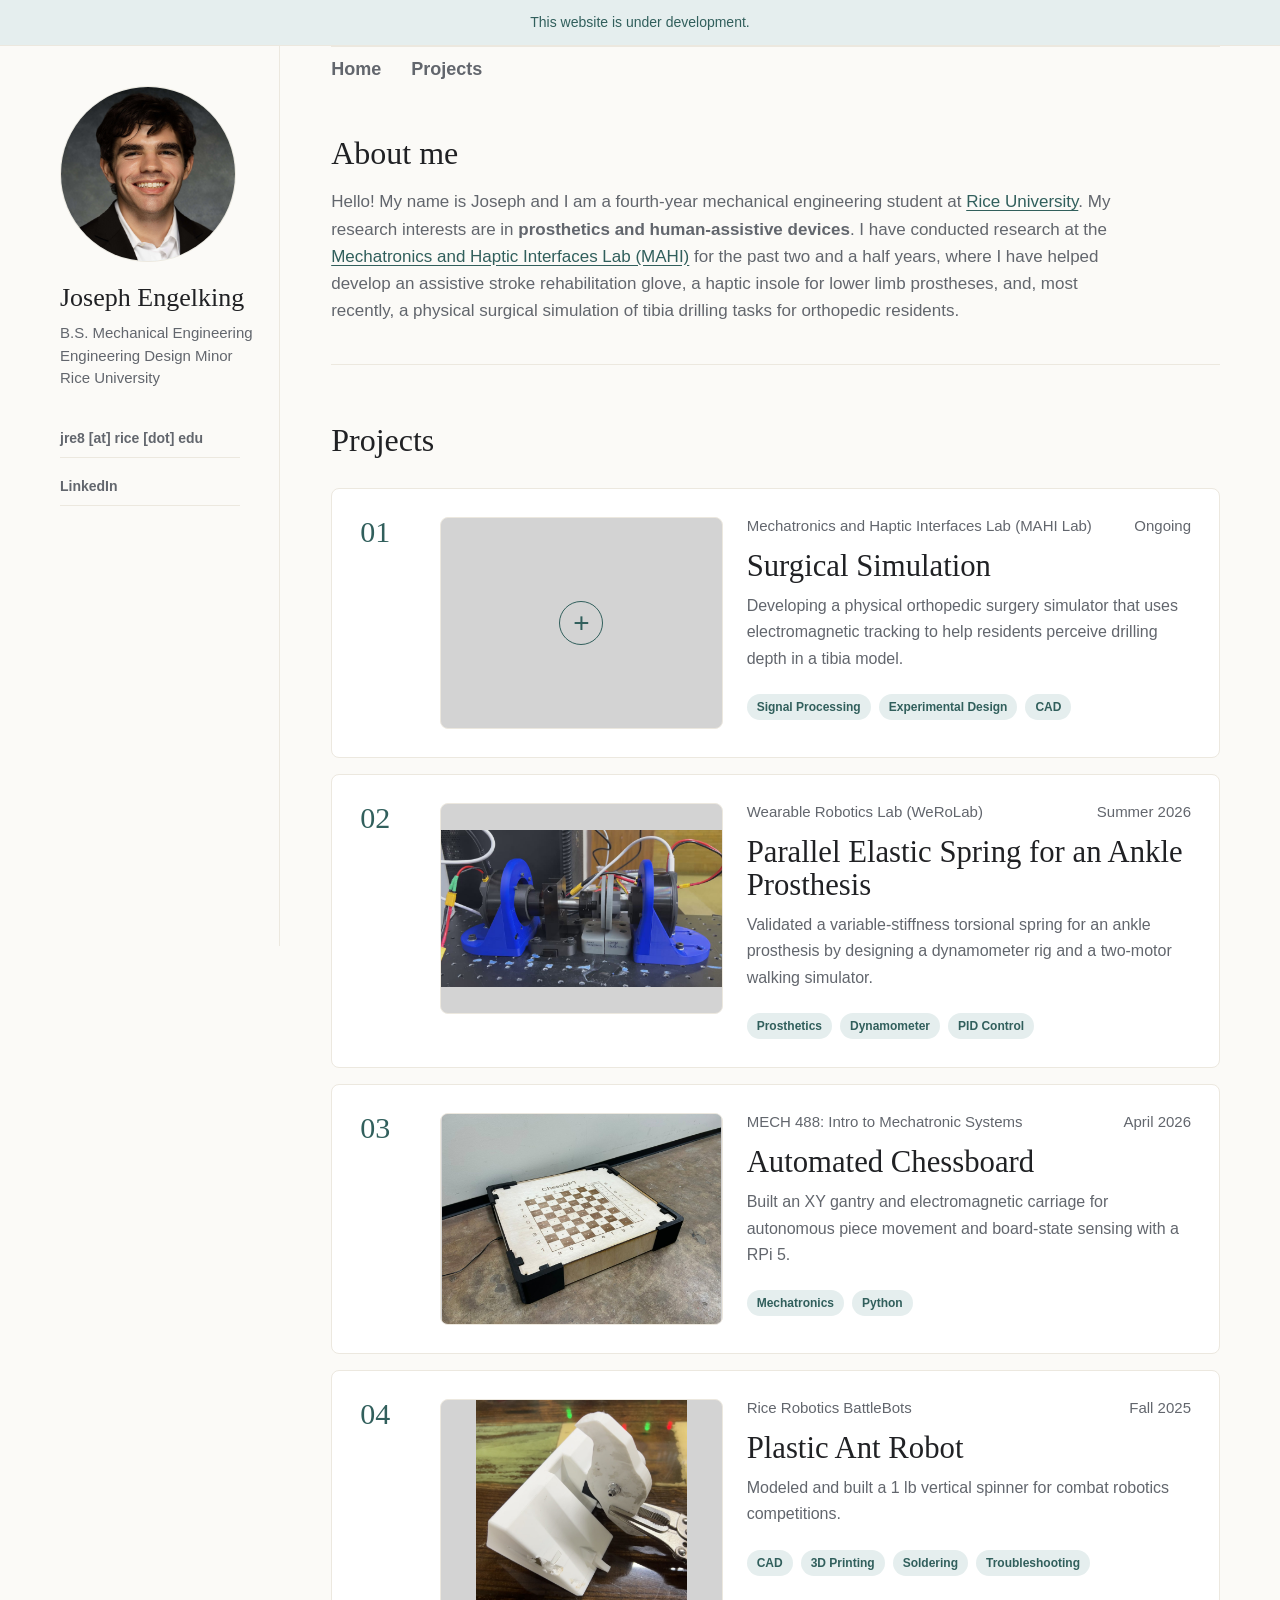
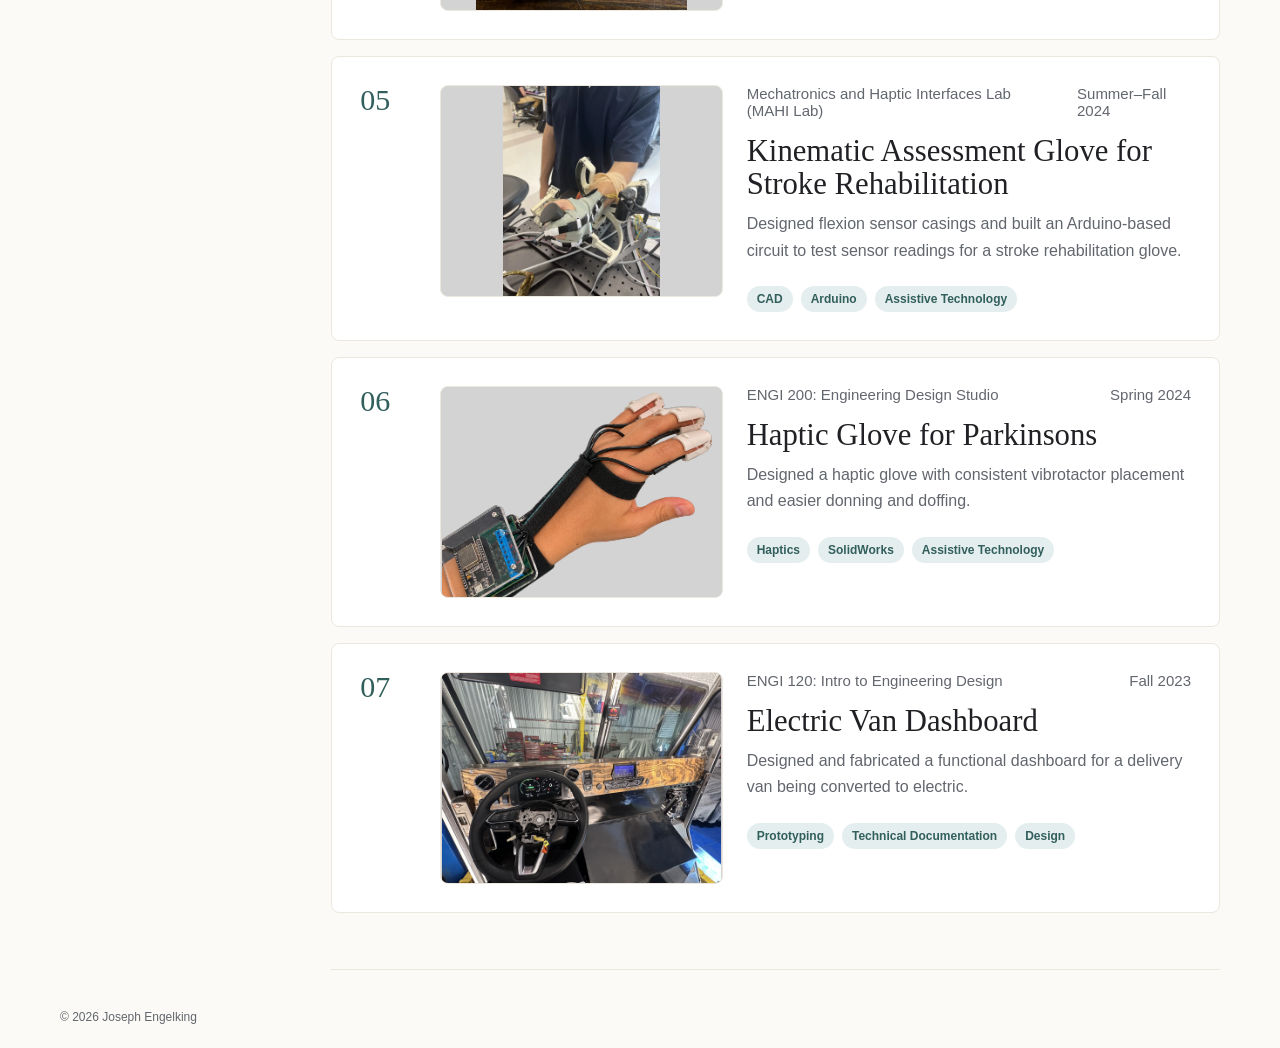
<file: index.html>
<!DOCTYPE html><html lang="en"><head><meta charSet="utf-8"/><meta name="viewport" content="width=device-width, initial-scale=1"/><link rel="preload" href="/headshot-display.webp" as="image"/><link rel="stylesheet" href="/_next/static/chunks/0_vr8rklkvac8.css" data-precedence="next"/><link rel="preload" as="script" fetchPriority="low" href="/_next/static/chunks/310vm2bl3xxpt.js"/><script src="/_next/static/chunks/1wnov70f88xjy.js" async=""></script><script src="/_next/static/chunks/23e6jep2anmtk.js" async=""></script><script src="/_next/static/chunks/0c98xzjfks9hq.js" async=""></script><script src="/_next/static/chunks/turbopack-2u1d16houkiyo.js" async=""></script><script src="/_next/static/chunks/3qfy96eoyh-ek.js" async=""></script><script src="/_next/static/chunks/3zt_16xndew4w.js" async=""></script><title>Joseph Engelking | Portfolio</title><meta name="description" content="Joseph Engelking, mechanical engineering student at Rice University. Projects in robotics, prosthetics, controls, and human-centered systems."/><script src="/_next/static/chunks/0cz1d0mv5g_q7.js" noModule=""></script></head><body><div hidden=""><!--$--><!--/$--></div><div class="developmentNotice" id="top" role="note">This website is under development.</div><main class="pageShell"><aside class="profileSidebar" aria-label="Profile and contact"><img class="profilePhoto" src="/headshot-display.webp" alt="Joseph Engelking" width="176" height="176"/><h1>Joseph Engelking</h1><p class="profileRole">B.S. Mechanical Engineering<br/>Engineering Design Minor<br/>Rice University</p><div class="sidebarLinks"><a href="mailto:jre8@rice.edu">jre8 [at] rice [dot] edu</a><a href="https://www.linkedin.com/in/josephengelking" target="_blank" rel="noreferrer">LinkedIn</a></div></aside><div class="contentColumn"><nav aria-label="Primary navigation"><a href="#top">Home</a><a href="#work">Projects</a></nav><section class="section about" id="about"><h2>About me</h2><p>Hello! My name is Joseph and I am a fourth-year mechanical engineering student at<!-- --> <a href="https://mech.rice.edu/">Rice University</a>. My research interests are in<!-- --> <strong>prosthetics and human-assistive devices</strong>. I have conducted research at the<!-- --> <a href="https://mahilab.rice.edu/">Mechatronics and Haptic Interfaces Lab (MAHI)</a> <!-- -->for the past two and a half years, where I have helped develop an assistive stroke rehabilitation glove, a haptic insole for lower limb prostheses, and, most recently, a physical surgical simulation of tibia drilling tasks for orthopedic residents.</p></section><section class="section" id="work"><div class="sectionHead"><h2>Projects</h2></div><div class="projects"><a class="projectCard projectCard--surgical-simulation-emf-tracking" href="/projects/surgical-simulation-emf-tracking/"><article><div class="projectNumber">01</div><div class="projectMedia"><div class="imagePlaceholder" aria-label="Surgical Simulation image slot"><span aria-hidden="true">+</span></div></div><div class="projectText"><div class="meta"><span>Mechatronics and Haptic Interfaces Lab (MAHI Lab)</span><span class="projectDate">Ongoing</span></div><h3>Surgical Simulation</h3><p>Developing a physical orthopedic surgery simulator that uses electromagnetic tracking to help residents perceive drilling depth in a tibia model.</p><ul><li>Signal Processing</li><li>Experimental Design</li><li>CAD</li></ul></div></article></a><a class="projectCard projectCard--parallel-elastic-ankle-prosthetic-component" href="/projects/parallel-elastic-ankle-prosthetic-component/"><article><div class="projectNumber">02</div><div class="projectMedia"><img src="/projects/parallel-spring-walking-thumbnail.jpg" sizes="(max-width: 620px) calc(100vw - 64px), 300px" alt="Parallel Elastic Spring for an Ankle Prosthesis project preview" loading="lazy"/></div><div class="projectText"><div class="meta"><span>Wearable Robotics Lab (WeRoLab)</span><span class="projectDate">Summer 2026</span></div><h3>Parallel Elastic Spring for an Ankle Prosthesis</h3><p>Validated a variable-stiffness torsional spring for an ankle prosthesis by designing a dynamometer rig and a two-motor walking simulator.</p><ul><li>Prosthetics</li><li>Dynamometer</li><li>PID Control</li></ul></div></article></a><a class="projectCard projectCard--automated-chessboard-chessgpt" href="/projects/automated-chessboard-chessgpt/"><article><div class="projectNumber">03</div><div class="projectMedia"><img src="/projects/automated-chessboard.jpeg" sizes="(max-width: 620px) calc(100vw - 64px), 300px" alt="Automated Chessboard project preview" loading="lazy"/></div><div class="projectText"><div class="meta"><span>MECH 488: Intro to Mechatronic Systems</span><span class="projectDate">April 2026</span></div><h3>Automated Chessboard</h3><p>Built an XY gantry and electromagnetic carriage for autonomous piece movement and board-state sensing with a RPi 5.</p><ul><li>Mechatronics</li><li>Python</li></ul></div></article></a><a class="projectCard projectCard--plastic-ant-robot-abraham" href="/projects/plastic-ant-robot-abraham/"><article><div class="projectNumber">04</div><div class="projectMedia"><img src="/projects/plastic-ant-robot-thumbnail.jpg" sizes="(max-width: 620px) calc(100vw - 64px), 300px" alt="Plastic Ant Robot project preview" loading="lazy"/></div><div class="projectText"><div class="meta"><span>Rice Robotics BattleBots</span><span class="projectDate">Fall 2025</span></div><h3>Plastic Ant Robot</h3><p>Modeled and built a 1 lb vertical spinner for combat robotics competitions.</p><ul><li>CAD</li><li>3D Printing</li><li>Soldering</li><li>Troubleshooting</li></ul></div></article></a><a class="projectCard projectCard--kinematic-assessment-glove-for-stroke-rehabilitation" href="/projects/kinematic-assessment-glove-for-stroke-rehabilitation/"><article><div class="projectNumber">05</div><div class="projectMedia"><img src="/projects/stroke-rehabilitation-glove-thumbnail.webp" sizes="(max-width: 620px) calc(100vw - 64px), 300px" alt="Kinematic Assessment Glove for Stroke Rehabilitation project preview" loading="lazy"/></div><div class="projectText"><div class="meta"><span>Mechatronics and Haptic Interfaces Lab (MAHI Lab)</span><span class="projectDate">Summer–Fall 2024</span></div><h3>Kinematic Assessment Glove for Stroke Rehabilitation</h3><p>Designed flexion sensor casings and built an Arduino-based circuit to test sensor readings for a stroke rehabilitation glove.</p><ul><li>CAD</li><li>Arduino</li><li>Assistive Technology</li></ul></div></article></a><a class="projectCard projectCard--haptic-glove-for-parkinsons" href="/projects/haptic-glove-for-parkinsons/"><article><div class="projectNumber">06</div><div class="projectMedia"><img src="/projects/haptic-glove-thumbnail.svg" sizes="(max-width: 620px) calc(100vw - 64px), 300px" alt="Haptic Glove for Parkinsons project preview" loading="lazy"/></div><div class="projectText"><div class="meta"><span>ENGI 200: Engineering Design Studio</span><span class="projectDate">Spring 2024</span></div><h3>Haptic Glove for Parkinsons</h3><p>Designed a haptic glove with consistent vibrotactor placement and easier donning and doffing.</p><ul><li>Haptics</li><li>SolidWorks</li><li>Assistive Technology</li></ul></div></article></a><a class="projectCard projectCard--electric-van-evan-dashboard" href="/projects/electric-van-evan-dashboard/"><article><div class="projectNumber">07</div><div class="projectMedia"><img src="/projects/evan-dashboard-final.jpg" srcSet="/projects/evan-dashboard-640.webp 640w, /projects/evan-dashboard-1280.webp 1280w, /projects/evan-dashboard-1920.webp 1920w, /projects/evan-dashboard-final.jpg 4032w" sizes="(max-width: 620px) calc(100vw - 64px), 300px" alt="Electric Van Dashboard project preview" loading="lazy"/></div><div class="projectText"><div class="meta"><span>ENGI 120: Intro to Engineering Design</span><span class="projectDate">Fall 2023</span></div><h3>Electric Van Dashboard</h3><p>Designed and fabricated a functional dashboard for a delivery van being converted to electric.</p><ul><li>Prototyping</li><li>Technical Documentation</li><li>Design</li></ul></div></article></a></div></section></div><footer class="homepageFooter"><small>© <!-- -->2026<!-- --> Joseph Engelking</small></footer></main><!--$--><!--/$--><script id="_R_">(globalThis["TURBOPACK"] || (globalThis["TURBOPACK"] = [])).push({"otherChunks":["static/chunks/310vm2bl3xxpt.js","static/chunks/1wnov70f88xjy.js","static/chunks/23e6jep2anmtk.js","static/chunks/0c98xzjfks9hq.js"],"runtimeModuleIds":[94553]});</script><script src="/_next/static/chunks/310vm2bl3xxpt.js" async=""></script><script>(self.__next_f=self.__next_f||[]).push([0])</script><script>self.__next_f.push([1,"1:\"$Sreact.fragment\"\n2:\"/_next/static/chunks/3qfy96eoyh-ek.js\"\n3:I[39756,[\"$2\"],\"default\"]\n4:I[37457,[\"$2\"],\"default\"]\n6:\"/_next/static/chunks/3zt_16xndew4w.js\"\n7:I[22016,[\"$2\",\"$6\"],\"\"]\n16:\"ViewportBoundary\"\n17:I[97367,[\"$2\"],\"$16\"]\n19:\"MetadataBoundary\"\n1a:I[97367,[\"$2\"],\"$19\"]\n1b:\"$Sreact.suspense\"\n1d:I[68027,[\"$2\"],\"default\",1]\n:HL[\"/_next/static/chunks/0_vr8rklkvac8.css\",\"style\"]\n:HL[\"/headshot-display.webp\",\"image\"]\n5:[[\"children\",{\"s\":\"__PAGE__\",\"h\":512,\"d\":{\"r\":[\"$\",\"$1\",\"c\",{\"children\":[[\"$\",\"main\",null,{\"className\":\"pageShell\",\"children\":[[\"$\",\"aside\",null,{\"className\":\"profileSidebar\",\"aria-label\":\"Profile and contact\",\"children\":[[\"$\",\"img\",null,{\"className\":\"profilePhoto\",\"src\":\"/headshot-display.webp\",\"alt\":\"Joseph Engelking\",\"width\":176,\"height\":176}],[\"$\",\"h1\",null,{\"children\":\"Joseph Engelking\"}],[\"$\",\"p\",null,{\"className\":\"profileRole\",\"children\":[\"B.S. Mechanical Engineering\",[\"$\",\"br\",null,{}],\"Engineering Design Minor\",[\"$\",\"br\",null,{}],\"Rice University\"]}],[\"$\",\"div\",null,{\"className\":\"sidebarLinks\",\"children\":[[\"$\",\"a\",null,{\"href\":\"mailto:jre8@rice.edu\",\"children\":\"jre8 [at] rice [dot] edu\"}],[\"$\",\"a\",null,{\"href\":\"https://www.linkedin.com/in/josephengelking\",\"target\":\"_blank\",\"rel\":\"noreferrer\",\"children\":\"LinkedIn\"}],null]}]]}],[\"$\",\"div\",null,{\"className\":\"contentColumn\",\"children\":[[\"$\",\"nav\",null,{\"aria-label\":\"Primary navigation\",\"children\":[[\"$\",\"a\",null,{\"href\":\"#top\",\"children\":\"Home\"}],[\"$\",\"a\",null,{\"href\":\"#work\",\"children\":\"Projects\"}],null]}],[\"$\",\"section\",null,{\"className\":\"section about\",\"id\":\"about\",\"children\":[[\"$\",\"h2\",null,{\"children\":\"About me\"}],[\"$\",\"p\",null,{\"children\":[\"Hello! My name is Joseph and I am a fourth-year mechanical engineering student at\",\" \",[\"$\",\"a\",null,{\"href\":\"https://mech.rice.edu/\",\"children\":\"Rice University\"}],\". My research interests are in\",\" \",[\"$\",\"strong\",null,{\"children\":\"prosthetics and human-assistive devices\"}],\". I have conducted research at the\",\" \",[\"$\",\"a\",null,{\"href\":\"https://mahilab.rice.edu/\",\"children\":\"Mechatronics and Haptic Interfaces Lab (MAHI)\"}],\" \",\"for the past two and a half years, where I have helped develop an assistive stroke rehabilitation glove, a haptic insole for lower limb prostheses, and, most recently, a physical surgical simulation of tibia drilling tasks for orthopedic residents.\"]}]]}],[\"$\",\"section\",null,{\"className\":\"section\",\"id\":\"work\",\"children\":[[\"$\",\"div\",null,{\"className\":\"sectionHead\",\"children\":[\"$\",\"h2\",null,{\"children\":\"Projects\"}]}],[\"$\",\"div\",null,{\"className\":\"projects\",\"children\":[[\"$\",\"$L7\",\"surgical-simulation-emf-tracking\",{\"className\":\"projectCard projectCard--surgical-simulation-emf-tracking\",\"href\":\"/projects/surgical-simulation-emf-tracking/\",\"children\":[\"$\",\"article\",null,{\"children\":[[\"$\",\"div\",null,{\"className\":\"projectNumber\",\"children\":\"01\"}],[\"$\",\"div\",null,{\"className\":\"projectMedia\",\"children\":[\"$\",\"div\",null,{\"className\":\"imagePlaceholder\",\"aria-label\":\"Surgical Simulation image slot\",\"children\":[\"$\",\"span\",null,{\"aria-hidden\":\"true\",\"children\":\"+\"}]}]}],[\"$\",\"div\",null,{\"className\":\"projectText\",\"children\":[[\"$\",\"div\",null,{\"className\":\"meta\",\"children\":[\"$L8\",\"$L9\"]}],\"$La\",\"$Lb\",\"$Lc\"]}]]}]}],\"$Ld\",\"$Le\",\"$Lf\",\"$L10\",\"$L11\",\"$L12\"]}]]}]]}],\"$L13\"]}],[\"$L14\"],\"$L15\"]}],\"p\":false,\"v\":null}}]]\n0:{\"P\":null,\"c\":[\"\",\"\"],\"q\":\"\",\"i\":false,\"t\":{\"t\":{\"s\":\"\",\"h\":528,\"d\":{\"r\":[\"$\",\"$1\",\"c\",{\"children\":[[[\"$\",\"link\",\"0\",{\"rel\":\"stylesheet\",\"href\":\"/_next/static/chunks/0_vr8rklkvac8.css\",\"precedence\":\"next\",\"crossOrigin\":\"$undefined\",\"nonce\":\"$undefined\"}],[\"$\",\"script\",\"script-0\",{\"src\":\"/_next/static/chunks/3qfy96eoyh-ek.js\",\"async\":true,\"nonce\":\"$undefined\"}]],[\"$\",\"html\",null,{\"lang\":\"en\",\"children\":[\"$\",\"body\",null,{\"children\":[[\"$\",\"div\",null,{\"className\":\"developmentNotice\",\"id\":\"top\",\"role\":\"note\",\"children\":\"This website is under development.\"}],[\"$\",\"$L3\",null,{\"parallelRouterKey\":\"children\",\"error\":\"$undefined\",\"errorStyles\":\"$undefined\",\"errorScripts\":\"$undefined\",\"template\":[\"$\",\"$L4\",null,{}],\"templateStyles\":\"$undefined\",\"templateScripts\":\"$undefined\",\"notFound\":[[[\"$\",\"title\",null,{\"children\":\"404: This page could not be found.\"}],[\"$\",\"div\",null,{\"style\":{\"fontFamily\":\"system-ui,\\\"Segoe UI\\\",Roboto,Helvetica,Arial,sans-serif,\\\"Apple Color Emoji\\\",\\\"Segoe UI Emoji\\\"\",\"height\":\"100vh\",\"textAlign\":\"center\",\"display\":\"flex\",\"flexDirection\":\"column\",\"alignItems\":\"center\",\"justifyContent\":\"center\"},\"children\":[\"$\",\"div\",null,{\"children\":[[\"$\",\"style\",null,{\"dangerouslySetInnerHTML\":{\"__html\":\"body{color:#000;background:#fff;margin:0}.next-error-h1{border-right:1px solid rgba(0,0,0,.3)}@media (prefers-color-scheme:dark){body{color:#fff;background:#000}.next-error-h1{border-right:1px solid rgba(255,255,255,.3)}}\"}}],[\"$\",\"h1\",null,{\"className\":\"next-error-h1\",\"style\":{\"display\":\"inline-block\",\"margin\":\"0 20px 0 0\",\"padding\":\"0 23px 0 0\",\"fontSize\":24,\"fontWeight\":500,\"verticalAlign\":\"top\",\"lineHeight\":\"49px\"},\"children\":404}],[\"$\",\"div\",null,{\"style\":{\"display\":\"inline-block\"},\"children\":[\"$\",\"h2\",null,{\"style\":{\"fontSize\":14,\"fontWeight\":400,\"lineHeight\":\"49px\",\"margin\":0},\"children\":\"This page could not be found.\"}]}]]}]}]],[]],\"forbidden\":\"$undefined\",\"unauthorized\":\"$undefined\"}]]}]}]]}],\"p\":false,\"v\":null},\"c\":\"$Q5\"},\"h\":{\"r\":[\"$\",\"$1\",\"h\",{\"children\":[null,[\"$\",\"$L17\",null,{\"children\":\"$L18\"}],[\"$\",\"$L1a\",null,{\"children\":[[\"$\",\"div\",null,{\"hidden\":true,\"children\":[\"$\",\"$1b\",null,{\"name\":\"Next.Metadata\",\"children\":\"$L1c\"}]}],null]}],null]}],\"p\":false,\"v\":null}},\"m\":\"$undefined\",\"G\":[\"$1d\",[[\"$\",\"link\",\"0\",{\"rel\":\"stylesheet\",\"href\":\"/_next/static/chunks/0_vr8rklkvac8.css\",\"precedence\":\"next\",\"crossOrigin\":\"$undefined\",\"nonce\":\"$undefined\"}]]],\"S\":true,\"r\":\"$undefined\",\"s\":\"$undefined\",\"a\":\"$undefined\",\"l\":\"$undefined\",\"p\":\"$undefined\",\"d\":\"$undefined\",\"b\":\"ztqSgs4ZdM0WcELcbBiLu\"}\n1e:I[97367,[\"$2\"],\"OutletBoundary\"]\n8:[\"$\",\"span\",null,{\"children\":\"Mechatronics and Haptic Interfaces Lab (MAHI Lab)\"}]\n9:[\"$\",\"span\",null,{\"className\":\"projectDate\",\"children\":\"Ongoing\"}]\na:[\"$\",\"h3\",null,{\"children\":\"Surgical Simulation\"}]\nb:[\"$\",\"p\",null,{\"children\":\"Developing a physical orthopedic surgery simulator that uses electromagnetic tracking to help residents perceive drilling depth in a tibia model.\"}]\nc:[\"$\",\"ul\",null,{\"children\":[[\"$\",\"li\",\"Signal Processing\",{\"children\":\"Signal Processing\"}],[\"$\",\"li\",\"Experimental Design\",{\"children\":\"Experimental Design\"}],[\"$\",\"li\",\"CAD\",{\"children\":\"CAD\"}]]}]\nd:[\"$\",\"$L7\",\"parallel-elastic-ankle-prosthetic-component\",{\"className\":\"projectCard projectCard--parallel-elastic-ankle-prosthetic-component\",\"href\":\"/projects/parallel-elastic-ankle-prosthetic-component/\",\"children\":[\"$\",\"article\",null,{\"children\":[[\"$\",\"div\",null,{\"className\":\"projectNumber\",\"children\":\"02\"}],[\"$\",\"div\",null,{\"className\":\"projectMedia\",\"children\":[\"$\",\"img\",null,{\"src\":\"/projects/parallel-spring-walking-thumbnail.jpg\",\"srcSet\":\"$undefined\",\"sizes\":\"(max-width: 620px) calc(100vw - 64px), 300px\",\"alt\":\"Parallel Elastic Spring for an Ankle Prosthesis project preview\",\"loading\":\"lazy\"}]}],[\"$\",\"div\",null,{\"className\":\"projectText\",\"children\":[[\"$\",\"div\",null,{\"className\":\"meta\",\"children\":[[\"$\",\"span\",null,{\"children\":\"Wearable Robotics Lab (WeRoLab)\"}],[\"$\",\"span\",null,{\"className\":\"projectDate\",\"children\":\"Summer 2026\"}]]}],[\"$\",\"h3\",null,{\"children\":\"Parallel Elastic Spring for an Ankle Prosthesis\"}],[\"$\",\"p\",null,{\"children\":\"Validated a variable-stiffness torsional spring for an ankle prosthesis by designing a dynamometer rig and a two-motor walking simulator.\"}],[\"$\",\"ul\",null,{\"children\":[[\"$\",\"li\",\"Prosthetics\",{\"children\":\"Prosthetics\"}],[\"$\",\"li\",\"Dynamometer\",{\"children\":\"Dynamometer\"}],[\"$\",\"li\",\"PID Control\",{\"children\":\"PID Control\"}]]}]]}]]}]}]\ne:[\"$\",\"$L7\",\"automated-chessboard-chessgpt\",{\"className\":\"projectCard projectCard--automated-chessboard-chessgpt\",\"href\":\"/projects/automated-chessboard-chessgpt/\",\"children\":[\"$\",\"article\",null,{\"children\":[[\"$\",\"div\",null,{\"className\":\"projectNumber\",\"children\":\"03\"}],[\"$\",\"div\",null,{\"className\":\"projectMedia\",\"children\":[\"$\",\"img\",null,{\"src\":\"/projects/automated-chessboard.jpeg\",\"srcSet\":\"$undefined\",\"sizes\":\"(max-width: 620px) calc(100vw - 64px), 300px\",\"alt\":\"Automated Chessboard project preview\",\"loading\":\"lazy\"}]}],[\"$\",\"div\",null,{\"className\":\"projectText\",\"children\":[[\"$\",\"div\",null,{\"className\":\"meta\",\"children\":[[\"$\",\"span\",null,{\"children\":\"MECH 488: Intro to Mechatronic Systems\"}],[\"$\",\"span\",null,{\"className\":\"projectDate\",\"children\":\"April 2026\"}]]}],[\"$\",\"h3\",null,{\"children\":\"Automated Chessboard\"}],[\"$\",\"p\",null,{\"children\":\"Built an XY gantry and electromagnetic carriage for autonomous piece movement and board-state sensing with a RPi 5.\"}],[\"$\",\"ul\",null,{\"children\":[[\"$\",\"li\",\"Mechatronics\",{\"children\":\"Mechatronics\"}],[\"$\",\"li\",\"Python\",{\"children\":\"Python\"}]]}]]}]]}]}]\nf:[\"$\",\"$L7\",\"plastic-ant-robot-abraham\",{\"className\":\"projectCard projectCard--plastic-ant-robot-abraham\",\"href\":\"/projects/plastic-ant-robot-abraham/\",\"children\":[\"$\",\"article\",null,{\"children\":[[\"$\",\"div\",null,{\"className\":\"projectNumber\",\"children\":\"04\"}],[\"$\",\"div\",null,{\"className\":\"projectMedia\",\"children\":[\"$\",\"img\",null,{\"src\":\"/projects/plastic-ant-robot-thumbnail.jpg\",\"srcSet\":\"$undefined\",\"sizes\":\"(max-width: 620px) calc(100vw - 64px), 300px\",\"alt\":\"Plastic Ant Robot project preview\",\"loading\":\"lazy\"}]}],[\"$\",\"div\",null,{\"className\":\"projectText\",\"children\":[[\"$\",\"div\",null,{\"className\":\"meta\",\"children\":[[\"$\",\"span\",null,{\"children\":\"Rice Robotics BattleBots\"}],[\"$\",\"span\",null,{\"className\":\"projectDate\",\"children\":\"Fall 2025\"}]]}],[\"$\",\"h3\",null,{\"children\":\"Plastic Ant Robot\"}],[\"$\",\"p\",null,{\"children\":\"Modeled and built a 1 lb vertical spinner for combat robotics competitions.\"}],[\"$\",\"ul\",null,{\"children\":[[\"$\",\"li\",\"CAD\",{\"children\":\"CAD\"}],[\"$\",\"li\",\"3D Printing\",{\"children\":\"3D Printing\"}],[\"$\",\"li\",\"Soldering\",{\"children\":\"Soldering\"}],[\"$\",\"li\",\"Troubleshooting\",{\"children\":\"Troubleshooting\"}]]}]]}]]}]}]\n10:[\"$\",\"$L7\",\"kinematic-assessment-glove-for-stroke-rehabilitation\",{\"className\":\"projectCard projectCard--kinematic-assessment-glove-for-stroke-rehabilitation\",\"href\":\"/projects/kinematic-assessment-glove-for-stroke-rehabilitation/\",\"children\":[\"$\",\"article\",null,{\"children\":[[\"$\",\"div\",null,{\"className\":\"projectNumber\",\"children\":\"05\"}],[\"$\",\"div\",null,{\"className\":\"projectMedia\",\"children\":[\"$\",\"img\",null,{\"src\":\"/projects/stroke-rehabilitation-glove-thumbnail.webp\",\"srcSet\":\"$undefined\",\"sizes\":\"(max-width: 620px) calc(100vw - 64px), 300px\",\"alt\":\"Kinematic Assessment Glove for Stroke Rehabilitation project preview\",\"loading\":\"lazy\"}]}],[\"$\",\"div\",null,{\"className\":\"projectText\",\"children\":[[\"$\",\"div\",null,{\"className\":\"meta\",\"children\":[[\"$\",\"span\",null,{\"children\":\"Mechatronics and Haptic Interfaces Lab (MAHI Lab)\"}],[\"$\",\"span\",null,{\"className\":\"projectDate\",\"children\":\"Summer–Fall 2024\"}]]}],[\"$\",\"h3\",null,{\"children\":\"Kinematic Assessment Glove for Stroke Rehabilitation\"}],[\"$\",\"p\",null,{\"children\":\"Designed flexion sensor casings and built an Arduino-based circuit to test sensor readings for a stroke rehabilitation glove.\"}],[\"$\",\"ul\",null,{\"children\":[[\"$\",\"li\",\"CAD\",{\"children\":\"CAD\"}],[\"$\",\"li\",\"Arduino\",{\"children\":\"Arduino\"}],[\"$\",\"li\",\"Assistive Technology\",{\"children\":\"Assistive Technology\"}]]}]]}]]}]}]\n11:[\"$\",\"$L7\",\"haptic-glove-for-parkinsons\",{\"className\":\"projectCard projectCard--haptic-glove-for-parkinsons\",\"href\":\"/projects/haptic-glove-for-parkinsons/\",\"children\":[\"$\",\"article\",null,{\"children\":[[\"$\",\"div\",null,{\"className\":\"projectNumber\",\"children\":\"06\"}],[\"$\",\"div\",null,{\"className\":\"projectMedia\",\"children\":[\"$\",\"img\",null,{\"src\":\"/projects/haptic-glove-thumbnail.svg\",\"srcSet\":\"$undefined\",\"sizes\":\"(max-width: 620px) calc(100vw - 64px), 300px\",\"alt\":\"Haptic Glove for Parkinsons project preview\",\"loading\":\"lazy\"}]}],[\"$\",\"div\",null,{\"className\":\"projectText\",\"children\":[[\"$\",\"div\",null,{\"className\":\"meta\",\"children\":[[\"$\",\"span\",null,{\"children\":\"ENGI 200: Engineering Design Studio\"}],[\"$\",\"span\",null,{\"className\":\"projectDate\",\"children\":\"Spring 2024\"}]]}],[\"$\",\"h3\",null,{\"children\":\"Haptic Glove for Parkinsons\"}],[\"$\",\"p\",null,{\"children\":\"Designed a haptic glove with consistent vibrotactor placement and easier donning and doffing.\"}],[\"$\",\"ul\",null,{\"children\":[[\"$\",\"li\",\"Haptics\",{\"children\":\"Haptics\"}],[\"$\",\"li\",\"SolidWorks\",{\"children\":\"SolidWorks\"}],[\"$\",\"li\",\"Assistive Technology\",{\"children\":\"Assistive Technology\"}]]}]]}]]}]}]\n12:[\"$\",\"$L7\",\"electric-van-evan-dashboard\",{\"className\":\"projectCard projectCard--electric-van-evan-dashboard\",\"href\":\"/projects/electric-van-evan-dashboard/\",\"children\":[\"$\",\"article\",null,{\"children\":[[\"$\",\"div\",null,{\"className\":\"projectNumber\",\"children\":\"07\"}],[\"$\",\"div\",null,{\"className\":\"projectMedia\",\"children\":[\"$\",\"img\",null,{\"src\":\"/projects/evan-dashboard-final.jpg\",\"srcSet\":\"/projects/evan-dashboard-640.webp 640w, /projects/evan-dashboard-1280.webp 1280w, /projects/evan-dashboard-1920.webp 1920w, /projects/evan-dashboard-final.jpg 4032w\",\"sizes\":\"(max-width: 620px) calc(100vw - 64px), 300px\",\"alt\":\"Electric Van Dashboard project preview\",\"loading\":\"lazy\"}]}],[\"$\",\"div\",null,{\"className\":\"projectText\",\"children\":[[\"$\",\"div\",null,{\"className\":\"meta\",\"children\":[[\"$\",\"span\",null,{\"children\":\"ENGI 120: Intro to Engineering Design\"}],[\"$\",\"span\",null,{\"className\":\"projectDate\",\"children\":\"Fall 2023\"}]]}],[\"$\",\"h3\",null,{\"children\":\"Electric Van Dashboard\"}],[\"$\",\"p\",null,{\"children\":\"Designed and fabricated a functional dashboard for a delivery van being converted to electric.\"}],[\"$\",\"ul\",null,{\"children\":[[\"$\",\"li\",\"Prototyping\",{\"children\":\"Prototyping\"}],[\"$\",\"li\",\"Technical Documentation\",{\"children\":\"Technical Documentation\"}],[\"$\",\"li\",\"Design\",{\"children\":\"Design\"}]]}]]}]]}]}]\n13:[\"$\",\"footer\",null,{\"className\":\"homepageFooter\",\"children\":[\"$\",\"small\",null,{\"children\":[\"© \",2026,\" Joseph Engelking\"]}]}]\n14:[\"$\",\"script\",\"script-0\",{\"src\":\"/_next/static/chunks/3zt_16xndew4w.js\",\"async\":true,\"nonce\":\"$undefined\"}]\n15:[\"$\",\"$L1e\",null,{\"children\":[\"$\",\"$1b\",null,{\"name\":\"Next.MetadataOutlet\",\"children\":\"$@1f\"}]}]\n18:[[\"$\",\"meta\",\"0\",{\"charSet\":\"utf-8\"}],[\"$\",\"meta\",\"1\",{\"name\":\"viewport\",\"content\":\"width=device-width, initial-scale=1\"}]]\n1c:[[\"$\",\"title\",\"0\",{\"children\":\"Joseph Engelking | Portfolio\"}],[\"$\",\"meta\",\"1\",{\"name\":\"description\",\"content\":\"Joseph Engelking, mechanical engineering student at Rice University. Projects in robotics, prosthetics, controls, and human-centered systems.\"}]]\n1f:null\n"])</script></body></html>
</file>
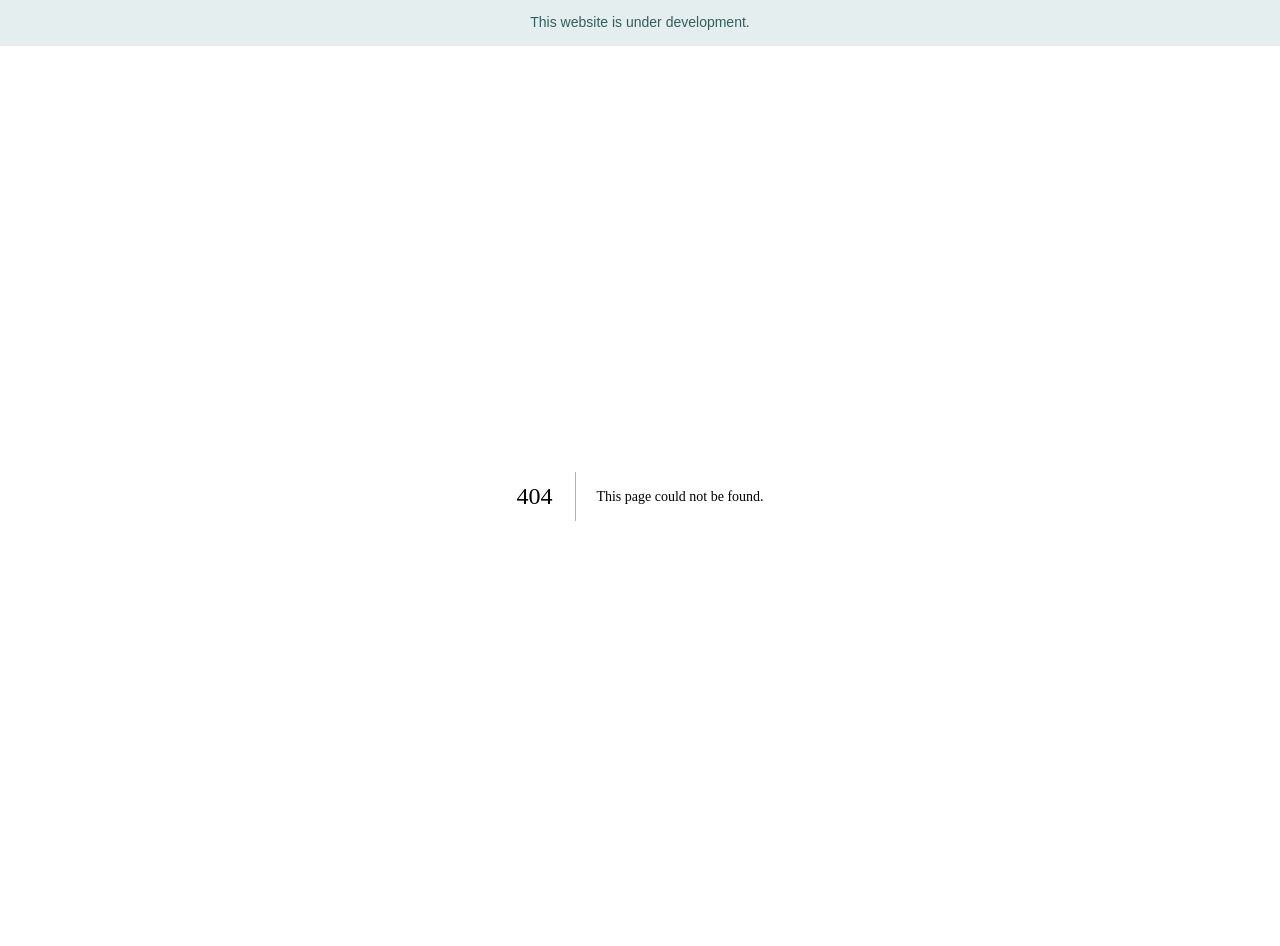
<file: 404/index.html>
<!DOCTYPE html><html lang="en"><head><meta charSet="utf-8"/><meta name="viewport" content="width=device-width, initial-scale=1"/><link rel="stylesheet" href="/_next/static/chunks/0_vr8rklkvac8.css" data-precedence="next"/><link rel="preload" as="script" fetchPriority="low" href="/_next/static/chunks/310vm2bl3xxpt.js"/><script src="/_next/static/chunks/1wnov70f88xjy.js" async=""></script><script src="/_next/static/chunks/23e6jep2anmtk.js" async=""></script><script src="/_next/static/chunks/0c98xzjfks9hq.js" async=""></script><script src="/_next/static/chunks/turbopack-2u1d16houkiyo.js" async=""></script><script src="/_next/static/chunks/3qfy96eoyh-ek.js" async=""></script><meta name="robots" content="noindex"/><title>Joseph Engelking | Portfolio</title><meta name="description" content="Joseph Engelking, mechanical engineering student at Rice University. Projects in robotics, prosthetics, controls, and human-centered systems."/><title>404: This page could not be found.</title><script src="/_next/static/chunks/0cz1d0mv5g_q7.js" noModule=""></script></head><body><div hidden=""><!--$--><!--/$--></div><div class="developmentNotice" id="top" role="note">This website is under development.</div><div style="font-family:system-ui,&quot;Segoe UI&quot;,Roboto,Helvetica,Arial,sans-serif,&quot;Apple Color Emoji&quot;,&quot;Segoe UI Emoji&quot;;height:100vh;text-align:center;display:flex;flex-direction:column;align-items:center;justify-content:center"><div><style>body{color:#000;background:#fff;margin:0}.next-error-h1{border-right:1px solid rgba(0,0,0,.3)}@media (prefers-color-scheme:dark){body{color:#fff;background:#000}.next-error-h1{border-right:1px solid rgba(255,255,255,.3)}}</style><h1 class="next-error-h1" style="display:inline-block;margin:0 20px 0 0;padding:0 23px 0 0;font-size:24px;font-weight:500;vertical-align:top;line-height:49px">404</h1><div style="display:inline-block"><h2 style="font-size:14px;font-weight:400;line-height:49px;margin:0">This page could not be found.</h2></div></div></div><!--$--><!--/$--><script id="_R_">(globalThis["TURBOPACK"] || (globalThis["TURBOPACK"] = [])).push({"otherChunks":["static/chunks/310vm2bl3xxpt.js","static/chunks/1wnov70f88xjy.js","static/chunks/23e6jep2anmtk.js","static/chunks/0c98xzjfks9hq.js"],"runtimeModuleIds":[94553]});</script><script src="/_next/static/chunks/310vm2bl3xxpt.js" async=""></script><script>(self.__next_f=self.__next_f||[]).push([0])</script><script>self.__next_f.push([1,"1:\"$Sreact.fragment\"\n2:\"/_next/static/chunks/3qfy96eoyh-ek.js\"\n3:I[39756,[\"$2\"],\"default\"]\n4:I[37457,[\"$2\"],\"default\"]\n8:I[97367,[\"$2\"],\"OutletBoundary\"]\n9:\"$Sreact.suspense\"\nb:\"ViewportBoundary\"\nc:I[97367,[\"$2\"],\"$b\"]\ne:\"MetadataBoundary\"\nf:I[97367,[\"$2\"],\"$e\"]\n11:I[68027,[\"$2\"],\"default\",1]\n:HL[\"/_next/static/chunks/0_vr8rklkvac8.css\",\"style\"]\n6:X\n7:[[\"children\",{\"s\":\"__PAGE__\",\"h\":512,\"d\":{\"r\":[\"$\",\"$1\",\"c\",{\"children\":[[[\"$\",\"title\",null,{\"children\":\"404: This page could not be found.\"}],[\"$\",\"div\",null,{\"style\":\"$0:t:t:d:r:props:children:1:props:children:props:children:1:props:notFound:0:1:props:style\",\"children\":[\"$\",\"div\",null,{\"children\":[[\"$\",\"style\",null,{\"dangerouslySetInnerHTML\":{\"__html\":\"body{color:#000;background:#fff;margin:0}.next-error-h1{border-right:1px solid rgba(0,0,0,.3)}@media (prefers-color-scheme:dark){body{color:#fff;background:#000}.next-error-h1{border-right:1px solid rgba(255,255,255,.3)}}\"}}],[\"$\",\"h1\",null,{\"className\":\"next-error-h1\",\"style\":\"$0:t:t:d:r:props:children:1:props:children:props:children:1:props:notFound:0:1:props:children:props:children:1:props:style\",\"children\":404}],[\"$\",\"div\",null,{\"style\":\"$0:t:t:d:r:props:children:1:props:children:props:children:1:props:notFound:0:1:props:children:props:children:2:props:style\",\"children\":[\"$\",\"h2\",null,{\"style\":\"$0:t:t:d:r:props:children:1:props:children:props:children:1:props:notFound:0:1:props:children:props:children:2:props:children:props:style\",\"children\":\"This page could not be found.\"}]}]]}]}]],null,[\"$\",\"$L8\",null,{\"children\":[\"$\",\"$9\",null,{\"name\":\"Next.MetadataOutlet\",\"children\":\"$@a\"}]}]]}],\"p\":false,\"v\":null}}]]\n5:[[\"children\",{\"s\":\"/_not-found\",\"h\":512,\"d\":{\"r\":[\"$\",\"$1\",\"c\",{\"children\":[null,[\"$\",\"$L3\",null,{\"parallelRouterKey\":\"children\",\"error\":\"$undefined\",\"errorStyles\":\"$undefined\",\"errorScripts\":\"$undefined\",\"template\":[\"$\",\"$L4\",null,{}],\"templateStyles\":\"$undefined\",\"templateScripts\":\"$undefined\",\"notFound\":\"$undefined\",\"forbidden\":\"$undefined\",\"unauthorized\":\"$undefined\"}]]}],\"p\":false,\"v\":\"$6\"},\"c\":\"$Q7\"}]]\n0:{\"P\":null,\"c\":[\"\",\"_not-found\",\"\"],\"q\":\"\",\"i\":false,\"t\":{\"t\":{\"s\":\"\",\"h\":528,\"d\":{\"r\":[\"$\",\"$1\",\"c\",{\"children\":[[[\"$\",\"link\",\"0\",{\"rel\":\"stylesheet\",\"href\":\"/_next/static/chunks/0_vr8rklkvac8.css\",\"precedence\":\"next\",\"crossOrigin\":\"$undefined\",\"nonce\":\"$undefined\"}],[\"$\",\"script\",\"script-0\",{\"src\":\"/_next/static/chunks/3qfy96eoyh-ek.js\",\"async\":true,\"nonce\":\"$undefined\"}]],[\"$\",\"html\",null,{\"lang\":\"en\",\"children\":[\"$\",\"body\",null,{\"children\":[[\"$\",\"div\",null,{\"className\":\"developmentNotice\",\"id\":\"top\",\"role\":\"note\",\"children\":\"This website is under development.\"}],[\"$\",\"$L3\",null,{\"parallelRouterKey\":\"children\",\"error\":\"$undefined\",\"errorStyles\":\"$undefined\",\"errorScripts\":\"$undefined\",\"template\":[\"$\",\"$L4\",null,{}],\"templateStyles\":\"$undefined\",\"templateScripts\":\"$undefined\",\"notFound\":[[[\"$\",\"title\",null,{\"children\":\"404: This page could not be found.\"}],[\"$\",\"div\",null,{\"style\":{\"fontFamily\":\"system-ui,\\\"Segoe UI\\\",Roboto,Helvetica,Arial,sans-serif,\\\"Apple Color Emoji\\\",\\\"Segoe UI Emoji\\\"\",\"height\":\"100vh\",\"textAlign\":\"center\",\"display\":\"flex\",\"flexDirection\":\"column\",\"alignItems\":\"center\",\"justifyContent\":\"center\"},\"children\":[\"$\",\"div\",null,{\"children\":[[\"$\",\"style\",null,{\"dangerouslySetInnerHTML\":{\"__html\":\"body{color:#000;background:#fff;margin:0}.next-error-h1{border-right:1px solid rgba(0,0,0,.3)}@media (prefers-color-scheme:dark){body{color:#fff;background:#000}.next-error-h1{border-right:1px solid rgba(255,255,255,.3)}}\"}}],[\"$\",\"h1\",null,{\"className\":\"next-error-h1\",\"style\":{\"display\":\"inline-block\",\"margin\":\"0 20px 0 0\",\"padding\":\"0 23px 0 0\",\"fontSize\":24,\"fontWeight\":500,\"verticalAlign\":\"top\",\"lineHeight\":\"49px\"},\"children\":404}],[\"$\",\"div\",null,{\"style\":{\"display\":\"inline-block\"},\"children\":[\"$\",\"h2\",null,{\"style\":{\"fontSize\":14,\"fontWeight\":400,\"lineHeight\":\"49px\",\"margin\":0},\"children\":\"This page could not be found.\"}]}]]}]}]],[]],\"forbidden\":\"$undefined\",\"unauthorized\":\"$undefined\"}]]}]}]]}],\"p\":false,\"v\":null},\"c\":\"$Q5\"},\"h\":{\"r\":[\"$\",\"$1\",\"h\",{\"children\":[[\"$\",\"meta\",null,{\"name\":\"robots\",\"content\":\"noindex\"}],[\"$\",\"$Lc\",null,{\"children\":\"$Ld\"}],[\"$\",\"$Lf\",null,{\"children\":[[\"$\",\"div\",null,{\"hidden\":true,\"children\":[\"$\",\"$9\",null,{\"name\":\"Next.Metadata\",\"children\":\"$L10\"}]}],null]}],null]}],\"p\":false,\"v\":null}},\"m\":\"$undefined\",\"G\":[\"$11\",[[\"$\",\"link\",\"0\",{\"rel\":\"stylesheet\",\"href\":\"/_next/static/chunks/0_vr8rklkvac8.css\",\"precedence\":\"next\",\"crossOrigin\":\"$undefined\",\"nonce\":\"$undefined\"}]]],\"S\":true,\"r\":\"$undefined\",\"s\":\"$undefined\",\"a\":\"$undefined\",\"l\":\"$undefined\",\"p\":\"$undefined\",\"d\":\"$undefined\",\"b\":\"ztqSgs4ZdM0WcELcbBiLu\"}\n6:C\nd:[[\"$\",\"meta\",\"0\",{\"charSet\":\"utf-8\"}],[\"$\",\"meta\",\"1\",{\"name\":\"viewport\",\"content\":\"width=device-width, initial-scale=1\"}]]\na:null\n10:[[\"$\",\"title\",\"0\",{\"children\":\"Joseph Engelking | Portfolio\"}],[\"$\",\"meta\",\"1\",{\"name\":\"description\",\"content\":\"Joseph Engelking, mechanical engineering student at Rice University. Projects in robotics, prosthetics, controls, and human-centered systems.\"}]]\n"])</script></body></html>
</file>
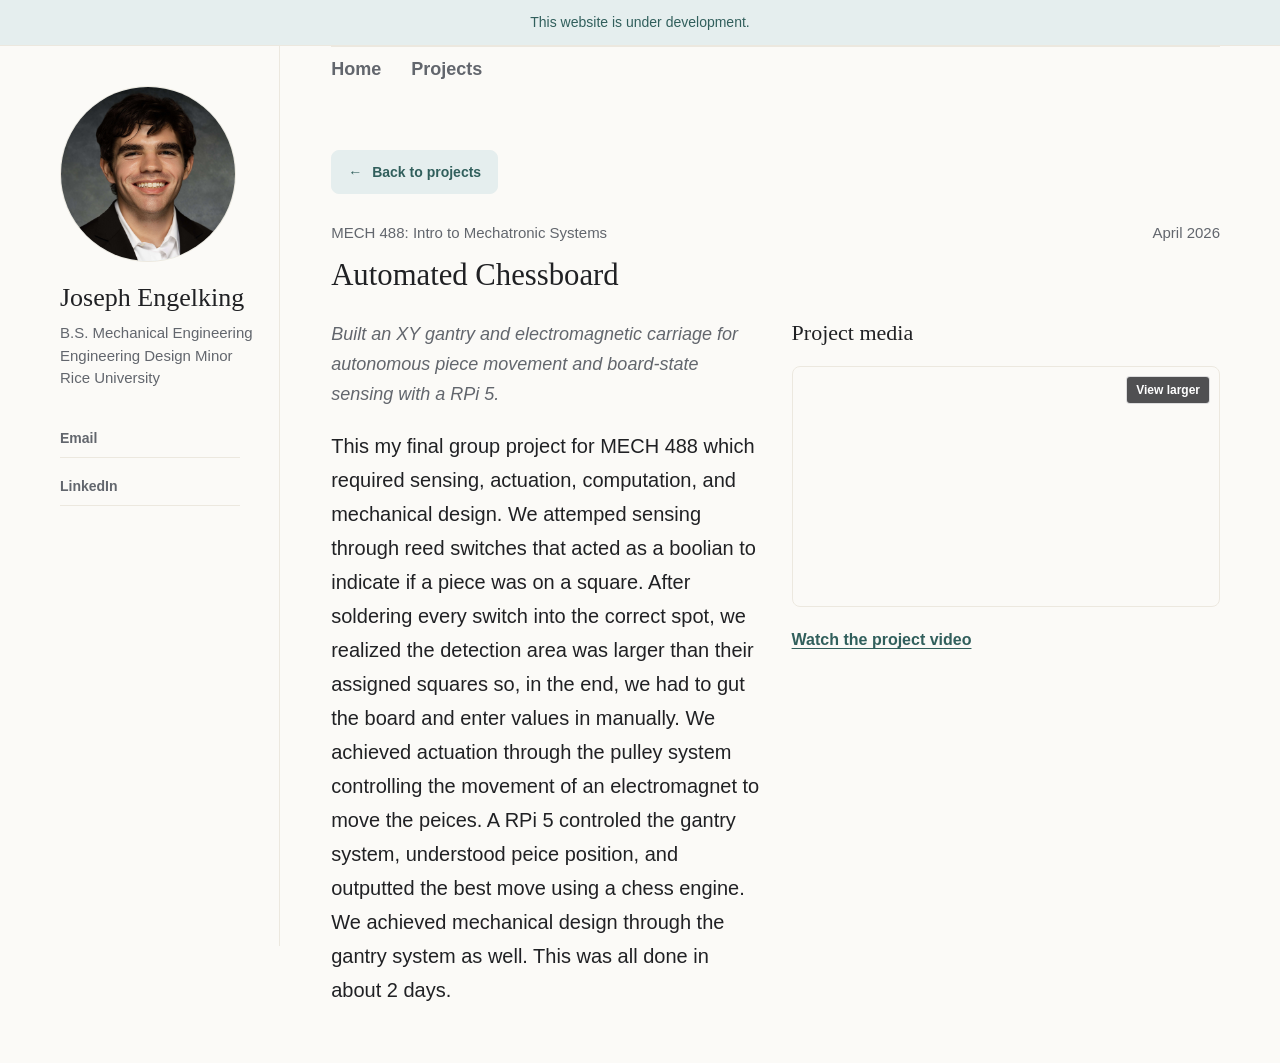
<file: projects/automated-chessboard-chessgpt/index.html>
<!DOCTYPE html><html lang="en"><head><meta charSet="utf-8"/><meta name="viewport" content="width=device-width, initial-scale=1"/><link rel="preload" href="/headshot-display.webp" as="image"/><link rel="stylesheet" href="/_next/static/chunks/0_vr8rklkvac8.css" data-precedence="next"/><link rel="preload" as="script" fetchPriority="low" href="/_next/static/chunks/310vm2bl3xxpt.js"/><script src="/_next/static/chunks/1wnov70f88xjy.js" async=""></script><script src="/_next/static/chunks/23e6jep2anmtk.js" async=""></script><script src="/_next/static/chunks/0c98xzjfks9hq.js" async=""></script><script src="/_next/static/chunks/turbopack-2u1d16houkiyo.js" async=""></script><script src="/_next/static/chunks/3qfy96eoyh-ek.js" async=""></script><script src="/_next/static/chunks/1ddffc-1ei7ho.js" async=""></script><title>Automated Chessboard | Joseph Engelking</title><meta name="description" content="Joseph Engelking, mechanical engineering student at Rice University. Projects in robotics, prosthetics, controls, and human-centered systems."/><script src="/_next/static/chunks/0cz1d0mv5g_q7.js" noModule=""></script></head><body><div hidden=""><!--$--><!--/$--></div><div class="developmentNotice" id="top" role="note">This website is under development.</div><main class="pageShell"><aside class="profileSidebar" aria-label="Profile and contact"><img class="profilePhoto" src="/headshot-display.webp" alt="Joseph Engelking" width="176" height="176"/><h1>Joseph Engelking</h1><p class="profileRole">B.S. Mechanical Engineering<br/>Engineering Design Minor<br/>Rice University</p><div class="sidebarLinks"><a href="mailto:jerich@duck.com">Email</a><a href="https://www.linkedin.com/in/josephengelking" target="_blank" rel="noreferrer">LinkedIn</a></div></aside><div class="contentColumn"><nav aria-label="Primary navigation"><a href="/">Home</a><a href="/#work">Projects</a></nav><section class="projectDetail"><a class="projectBackLink" href="/#work"><span aria-hidden="true">←</span>Back to projects</a><div class="meta"><span>MECH 488: Intro to Mechatronic Systems</span><span class="projectDate">April 2026</span></div><h2>Automated Chessboard</h2><div class="projectDetailColumns"><div class="projectDescription"><p class="projectDetailSummary">Built an XY gantry and electromagnetic carriage for autonomous piece movement and board-state sensing with a RPi 5.</p><div class="projectDetails"><p>This my final group project for MECH 488 which required sensing, actuation, computation, and mechanical design. We attemped sensing through reed switches that acted as a boolian to indicate if a piece was on a square. After soldering every switch into the correct spot, we realized the detection area was larger than their assigned squares so, in the end, we had to gut the board and enter values in manually. We achieved actuation through the pulley system controlling the movement of an electromagnet to move the peices. A RPi 5 controled the gantry system, understood peice position, and outputted the best move using a chess engine. We achieved mechanical design through the gantry system as well. This was all done in about 2 days. </p></div></div><div class="projectMediaColumn"><h3>Project media</h3><div class="projectDetails"><figure><div class="projectVideoFrame"><iframe src="https://www.youtube-nocookie.com/embed/IgomF8QrofU" title="Automated Chessboard (ChessGPT) project demonstration" allow="accelerometer; autoplay; clipboard-write; encrypted-media; gyroscope; picture-in-picture; web-share" allowFullScreen=""></iframe><button class="projectMediaOpen projectVideoOpen" type="button" aria-label="View Automated Chessboard (ChessGPT) project demonstration larger" title="View larger">View larger</button></div></figure></div><a class="projectDetailLink" href="https://youtu.be/IgomF8QrofU" target="_blank" rel="noreferrer">Watch the project video</a></div></div></section></div></main><!--$--><!--/$--><script id="_R_">(globalThis["TURBOPACK"] || (globalThis["TURBOPACK"] = [])).push({"otherChunks":["static/chunks/310vm2bl3xxpt.js","static/chunks/1wnov70f88xjy.js","static/chunks/23e6jep2anmtk.js","static/chunks/0c98xzjfks9hq.js"],"runtimeModuleIds":[94553]});</script><script src="/_next/static/chunks/310vm2bl3xxpt.js" async=""></script><script>(self.__next_f=self.__next_f||[]).push([0])</script><script>self.__next_f.push([1,"1:\"$Sreact.fragment\"\n2:\"/_next/static/chunks/3qfy96eoyh-ek.js\"\n3:I[39756,[\"$2\"],\"default\"]\n4:I[37457,[\"$2\"],\"default\"]\na:I[97367,[\"$2\"],\"OutletBoundary\"]\nb:\"$Sreact.suspense\"\nd:\"ViewportBoundary\"\ne:I[97367,[\"$2\"],\"$d\"]\n10:\"MetadataBoundary\"\n11:I[97367,[\"$2\"],\"$10\"]\n13:I[68027,[\"$2\"],\"default\",1]\n:HL[\"/_next/static/chunks/0_vr8rklkvac8.css\",\"style\"]\n6:X\n8:[[\"children\",{\"s\":\"__PAGE__\",\"h\":512,\"d\":{\"r\":[\"$\",\"$1\",\"c\",{\"children\":[\"$L9\",[[\"$\",\"script\",\"script-0\",{\"src\":\"/_next/static/chunks/1ddffc-1ei7ho.js\",\"async\":true,\"nonce\":\"$undefined\"}]],[\"$\",\"$La\",null,{\"children\":[\"$\",\"$b\",null,{\"name\":\"Next.MetadataOutlet\",\"children\":\"$@c\"}]}]]}],\"p\":false,\"v\":null}}]]\n7:[[\"children\",{\"s\":{\"n\":\"slug\",\"t\":\"d\",\"k\":\"automated-chessboard-chessgpt\",\"s\":[]},\"h\":512,\"d\":{\"r\":[\"$\",\"$1\",\"c\",{\"children\":[null,[\"$\",\"$L3\",null,{\"parallelRouterKey\":\"children\",\"error\":\"$undefined\",\"errorStyles\":\"$undefined\",\"errorScripts\":\"$undefined\",\"template\":[\"$\",\"$L4\",null,{}],\"templateStyles\":\"$undefined\",\"templateScripts\":\"$undefined\",\"notFound\":\"$undefined\",\"forbidden\":\"$undefined\",\"unauthorized\":\"$undefined\"}]]}],\"p\":false,\"v\":\"$6\"},\"c\":\"$Q8\"}]]\n5:[[\"children\",{\"s\":\"projects\",\"h\":512,\"d\":{\"r\":[\"$\",\"$1\",\"c\",{\"children\":[null,[\"$\",\"$L3\",null,{\"parallelRouterKey\":\"children\",\"error\":\"$undefined\",\"errorStyles\":\"$undefined\",\"errorScripts\":\"$undefined\",\"template\":[\"$\",\"$L4\",null,{}],\"templateStyles\":\"$undefined\",\"templateScripts\":\"$undefined\",\"notFound\":\"$undefined\",\"forbidden\":\"$undefined\",\"unauthorized\":\"$undefined\"}]]}],\"p\":false,\"v\":\"$6\"},\"c\":\"$Q7\"}]]\n0:{\"P\":null,\"c\":[\"\",\"projects\",\"automated-chessboard-chessgpt\",\"\"],\"q\":\"\",\"i\":false,\"t\":{\"t\":{\"s\":\"\",\"h\":528,\"d\":{\"r\":[\"$\",\"$1\",\"c\",{\"children\":[[[\"$\",\"link\",\"0\",{\"rel\":\"stylesheet\",\"href\":\"/_next/static/chunks/0_vr8rklkvac8.css\",\"precedence\":\"next\",\"crossOrigin\":\"$undefined\",\"nonce\":\"$undefined\"}],[\"$\",\"script\",\"script-0\",{\"src\":\"/_next/static/chunks/3qfy96eoyh-ek.js\",\"async\":true,\"nonce\":\"$undefined\"}]],[\"$\",\"html\",null,{\"lang\":\"en\",\"children\":[\"$\",\"body\",null,{\"children\":[[\"$\",\"div\",null,{\"className\":\"developmentNotice\",\"id\":\"top\",\"role\":\"note\",\"children\":\"This website is under development.\"}],[\"$\",\"$L3\",null,{\"parallelRouterKey\":\"children\",\"error\":\"$undefined\",\"errorStyles\":\"$undefined\",\"errorScripts\":\"$undefined\",\"template\":[\"$\",\"$L4\",null,{}],\"templateStyles\":\"$undefined\",\"templateScripts\":\"$undefined\",\"notFound\":[[[\"$\",\"title\",null,{\"children\":\"404: This page could not be found.\"}],[\"$\",\"div\",null,{\"style\":{\"fontFamily\":\"system-ui,\\\"Segoe UI\\\",Roboto,Helvetica,Arial,sans-serif,\\\"Apple Color Emoji\\\",\\\"Segoe UI Emoji\\\"\",\"height\":\"100vh\",\"textAlign\":\"center\",\"display\":\"flex\",\"flexDirection\":\"column\",\"alignItems\":\"center\",\"justifyContent\":\"center\"},\"children\":[\"$\",\"div\",null,{\"children\":[[\"$\",\"style\",null,{\"dangerouslySetInnerHTML\":{\"__html\":\"body{color:#000;background:#fff;margin:0}.next-error-h1{border-right:1px solid rgba(0,0,0,.3)}@media (prefers-color-scheme:dark){body{color:#fff;background:#000}.next-error-h1{border-right:1px solid rgba(255,255,255,.3)}}\"}}],[\"$\",\"h1\",null,{\"className\":\"next-error-h1\",\"style\":{\"display\":\"inline-block\",\"margin\":\"0 20px 0 0\",\"padding\":\"0 23px 0 0\",\"fontSize\":24,\"fontWeight\":500,\"verticalAlign\":\"top\",\"lineHeight\":\"49px\"},\"children\":404}],[\"$\",\"div\",null,{\"style\":{\"display\":\"inline-block\"},\"children\":[\"$\",\"h2\",null,{\"style\":{\"fontSize\":14,\"fontWeight\":400,\"lineHeight\":\"49px\",\"margin\":0},\"children\":\"This page could not be found.\"}]}]]}]}]],[]],\"forbidden\":\"$undefined\",\"unauthorized\":\"$undefined\"}]]}]}]]}],\"p\":false,\"v\":null},\"c\":\"$Q5\"},\"h\":{\"r\":[\"$\",\"$1\",\"h\",{\"children\":[null,[\"$\",\"$Le\",null,{\"children\":\"$Lf\"}],[\"$\",\"$L11\",null,{\"children\":[[\"$\",\"div\",null,{\"hidden\":true,\"children\":[\"$\",\"$b\",null,{\"name\":\"Next.Metadata\",\"children\":\"$L12\"}]}],null]}],null]}],\"p\":false,\"v\":null}},\"m\":\"$undefined\",\"G\":[\"$13\",[[\"$\",\"link\",\"0\",{\"rel\":\"stylesheet\",\"href\":\"/_next/static/chunks/0_vr8rklkvac8.css\",\"precedence\":\"next\",\"crossOrigin\":\"$undefined\",\"nonce\":\"$undefined\"}]]],\"S\":true,\"r\":\"$undefined\",\"s\":\"$undefined\",\"a\":\"$undefined\",\"l\":\"$undefined\",\"p\":\"$undefined\",\"d\":\"$undefined\",\"b\":\"ztqSgs4ZdM0WcELcbBiLu\"}\n14:\"/_next/static/chunks/1ddffc-1ei7ho.js\"\n15:I[22016,[\"$2\",\"$14\"],\"\"]\n16:I[57867,[\"$2\",\"$14\"],\"default\"]\n:HL[\"/headshot-display.webp\",\"image\"]\n6:C\n9:[\"$\",\"main\",null,{\"className\":\"pageShell\",\"children\":[[\"$\",\"aside\",null,{\"className\":\"profileSidebar\",\"aria-label\":\"Profile and contact\",\"children\":[[\"$\",\"img\",null,{\"className\":\"profilePhoto\",\"src\":\"/headshot-display.webp\",\"alt\":\"Joseph Engelking\",\"width\":176,\"height\":176}],[\"$\",\"h1\",null,{\"children\":\"Joseph Engelking\"}],[\"$\",\"p\",null,{\"className\":\"profileRole\",\"children\":[\"B.S. Mechanical Engineering\",[\"$\",\"br\",null,{}],\"Engineering Design Minor\",[\"$\",\"br\",null,{}],\"Rice University\"]}],[\"$\",\"div\",null,{\"className\":\"sidebarLinks\",\"children\":[[\"$\",\"a\",null,{\"href\":\"mailto:jerich@duck.com\",\"children\":\"Email\"}],[\"$\",\"a\",null,{\"href\":\"https://www.linkedin.com/in/josephengelking\",\"target\":\"_blank\",\"rel\":\"noreferrer\",\"children\":\"LinkedIn\"}],null]}]]}],[\"$\",\"div\",null,{\"className\":\"contentColumn\",\"children\":[[\"$\",\"nav\",null,{\"aria-label\":\"Primary navigation\",\"children\":[[\"$\",\"$L15\",null,{\"href\":\"/\",\"children\":\"Home\"}],[\"$\",\"$L15\",null,{\"href\":\"/#work\",\"children\":\"Projects\"}],null]}],[\"$\",\"section\",null,{\"className\":\"projectDetail\",\"children\":[[\"$\",\"$L15\",null,{\"className\":\"projectBackLink\",\"href\":\"/#work\",\"children\":[[\"$\",\"span\",null,{\"aria-hidden\":\"true\",\"children\":\"←\"}],\"Back to projects\"]}],[\"$\",\"div\",null,{\"className\":\"meta\",\"children\":[[\"$\",\"span\",null,{\"children\":\"MECH 488: Intro to Mechatronic Systems\"}],[\"$\",\"span\",null,{\"className\":\"projectDate\",\"children\":\"April 2026\"}]]}],[\"$\",\"h2\",null,{\"children\":\"Automated Chessboard\"}],[\"$\",\"div\",null,{\"className\":\"projectDetailColumns\",\"children\":[[\"$\",\"div\",null,{\"className\":\"projectDescription\",\"children\":[[\"$\",\"p\",null,{\"className\":\"projectDetailSummary\",\"children\":\"Built an XY gantry and electromagnetic carriage for autonomous piece movement and board-state sensing with a RPi 5.\"}],[\"$\",\"$L16\",null,{\"blocks\":[{\"type\":\"text\",\"text\":\"This my final group project for MECH 488 which required sensing, actuation, computation, and mechanical design. We attemped sensing through reed switches that acted as a boolian to indicate if a piece was on a square. After soldering every switch into the correct spot, we realized the detection area was larger than their assigned squares so, in the end, we had to gut the board and enter values in manually. We achieved actuation through the pulley system controlling the movement of an electromagnet to move the peices. A RPi 5 controled the gantry system, understood peice position, and outputted the best move using a chess engine. We achieved mechanical design through the gantry system as well. This was all done in about 2 days. \"}]}]]}],[\"$\",\"div\",null,{\"className\":\"projectMediaColumn\",\"children\":[[\"$\",\"h3\",null,{\"children\":\"Project media\"}],[\"$\",\"$L16\",null,{\"blocks\":[{\"type\":\"video\",\"src\":\"https://youtu.be/IgomF8QrofU\",\"title\":\"Automated Chessboard (ChessGPT) project demonstration\"}]}],[\"$\",\"a\",null,{\"className\":\"projectDetailLink\",\"href\":\"https://youtu.be/IgomF8QrofU\",\"target\":\"_blank\",\"rel\":\"noreferrer\",\"children\":\"Watch the project video\"}]]}]]}]]}]]}]]}]\nf:[[\"$\",\"meta\",\"0\",{\"charSet\":\"utf-8\"}],[\"$\",\"meta\",\"1\",{\"name\":\"viewport\",\"content\":\"width=device-width, initial-scale=1\"}]]\nc:null\n12:[[\"$\",\"title\",\"0\",{\"children\":\"Automated Chessboard | Joseph Engelking\"}],[\"$\",\"meta\",\"1\",{\"name\":\"description\",\"content\":\"Joseph Engelking, mechanical engineering student at Rice University. Projects in robotics, prosthetics, controls, and human-centered systems.\"}]]\n"])</script></body></html>
</file>
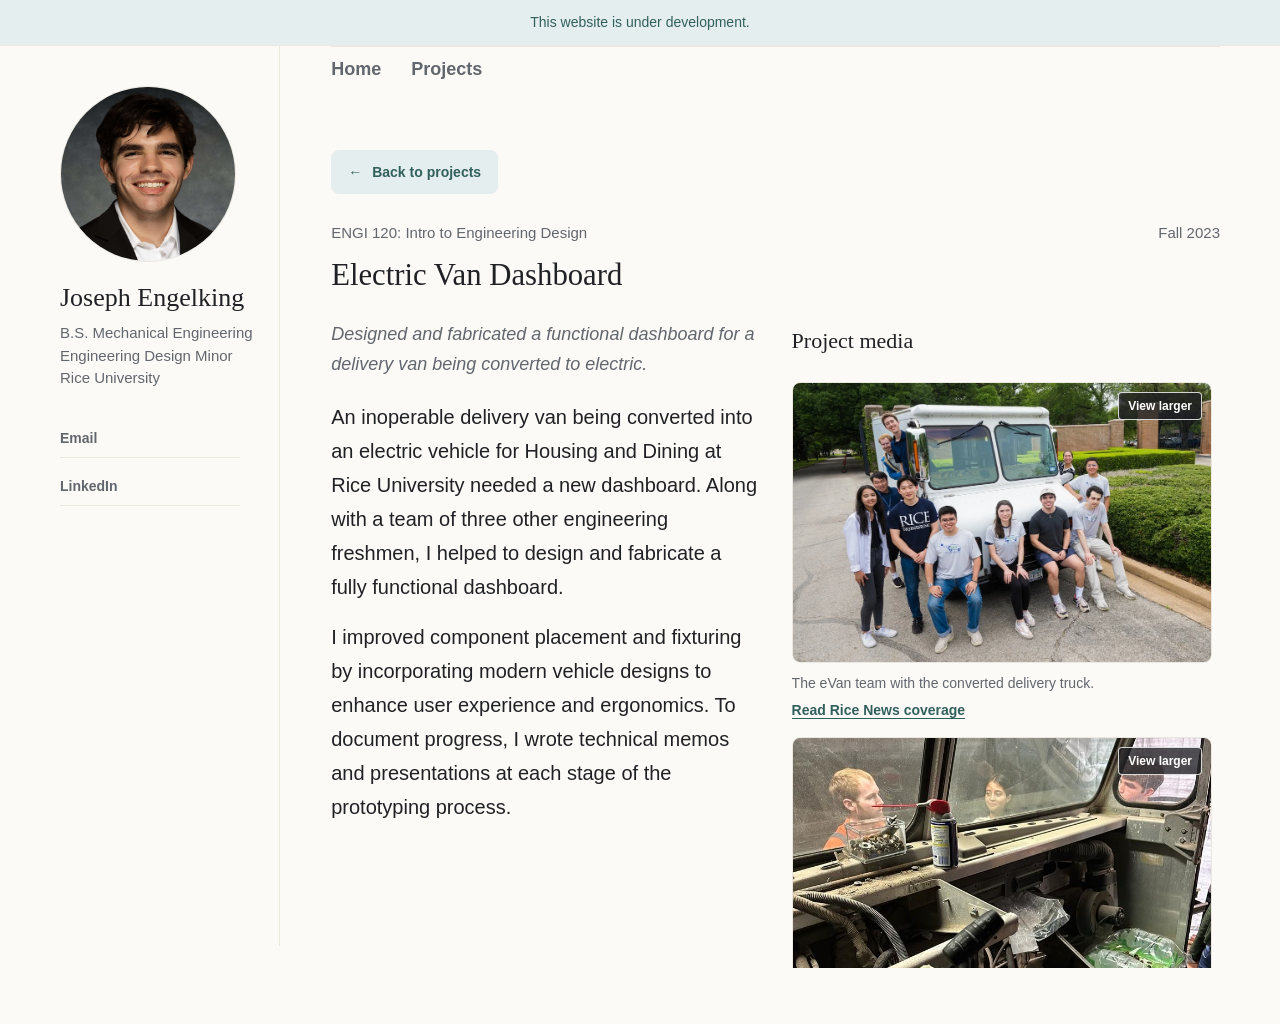
<file: projects/electric-van-evan-dashboard/index.html>
<!DOCTYPE html><html lang="en"><head><meta charSet="utf-8"/><meta name="viewport" content="width=device-width, initial-scale=1"/><link rel="preload" href="/headshot-display.webp" as="image"/><link rel="stylesheet" href="/_next/static/chunks/0_vr8rklkvac8.css" data-precedence="next"/><link rel="preload" as="script" fetchPriority="low" href="/_next/static/chunks/310vm2bl3xxpt.js"/><script src="/_next/static/chunks/1wnov70f88xjy.js" async=""></script><script src="/_next/static/chunks/23e6jep2anmtk.js" async=""></script><script src="/_next/static/chunks/0c98xzjfks9hq.js" async=""></script><script src="/_next/static/chunks/turbopack-2u1d16houkiyo.js" async=""></script><script src="/_next/static/chunks/3qfy96eoyh-ek.js" async=""></script><script src="/_next/static/chunks/1ddffc-1ei7ho.js" async=""></script><title>Electric Van Dashboard | Joseph Engelking</title><meta name="description" content="Joseph Engelking, mechanical engineering student at Rice University. Projects in robotics, prosthetics, controls, and human-centered systems."/><script src="/_next/static/chunks/0cz1d0mv5g_q7.js" noModule=""></script></head><body><div hidden=""><!--$--><!--/$--></div><div class="developmentNotice" id="top" role="note">This website is under development.</div><main class="pageShell"><aside class="profileSidebar" aria-label="Profile and contact"><img class="profilePhoto" src="/headshot-display.webp" alt="Joseph Engelking" width="176" height="176"/><h1>Joseph Engelking</h1><p class="profileRole">B.S. Mechanical Engineering<br/>Engineering Design Minor<br/>Rice University</p><div class="sidebarLinks"><a href="mailto:jerich@duck.com">Email</a><a href="https://www.linkedin.com/in/josephengelking" target="_blank" rel="noreferrer">LinkedIn</a></div></aside><div class="contentColumn"><nav aria-label="Primary navigation"><a href="/">Home</a><a href="/#work">Projects</a></nav><section class="projectDetail projectDetail--media-scroll"><a class="projectBackLink" href="/#work"><span aria-hidden="true">←</span>Back to projects</a><div class="meta"><span>ENGI 120: Intro to Engineering Design</span><span class="projectDate">Fall 2023</span></div><h2>Electric Van Dashboard</h2><div class="projectDetailColumns"><div class="projectDescription"><p class="projectDetailSummary">Designed and fabricated a functional dashboard for a delivery van being converted to electric.</p><div class="projectDetails"><p>An inoperable delivery van being converted into an electric vehicle for Housing and Dining at Rice University needed a new dashboard. Along with a team of three other engineering freshmen, I helped to design and fabricate a fully functional dashboard.</p><p>I improved component placement and fixturing by incorporating modern vehicle designs to enhance user experience and ergonomics. To document progress, I wrote technical memos and presentations at each stage of the prototyping process.</p></div></div><div class="projectMediaColumn"><h3>Project media</h3><div class="projectDetails"><figure><button class="projectImageTrigger" type="button" aria-label="View The eVan project team standing beside the converted delivery truck at full size" title="View larger"><img src="/projects/evan-group-photo.webp" sizes="(max-width: 900px) calc(100vw - 64px), 500px" alt="The eVan project team standing beside the converted delivery truck" loading="lazy"/><span class="projectMediaOpen">View larger</span></button><figcaption>The eVan team with the converted delivery truck.<a class="projectFigureLink" href="https://news.rice.edu/news/2024/rice-engineering-students-convert-old-truck-electrical-vehicle" target="_blank" rel="noreferrer">Read Rice News coverage</a></figcaption></figure><figure><button class="projectImageTrigger" type="button" aria-label="View Original delivery van dashboard before the eVan team’s redesign at full size" title="View larger"><img src="/projects/evan-dashboard-before-cropped.jpg" sizes="(max-width: 900px) calc(100vw - 64px), 500px" alt="Original delivery van dashboard before the eVan team’s redesign" loading="lazy"/><span class="projectMediaOpen">View larger</span></button><figcaption>Before: the original dashboard, prior to the team’s redesign.</figcaption></figure><figure><button class="projectImageTrigger" type="button" aria-label="View Redesigned and fabricated dashboard in the converted electric delivery van at full size" title="View larger"><img src="/projects/evan-dashboard-final.jpg" srcSet="/projects/evan-dashboard-640.webp 640w, /projects/evan-dashboard-1280.webp 1280w, /projects/evan-dashboard-1920.webp 1920w, /projects/evan-dashboard-final.jpg 4032w" sizes="(max-width: 900px) calc(100vw - 64px), 500px" alt="Redesigned and fabricated dashboard in the converted electric delivery van" loading="lazy"/><span class="projectMediaOpen">View larger</span></button><figcaption>After: the redesigned and fabricated dashboard.</figcaption></figure><figure><div class="projectVideoFrame"><iframe src="https://www.youtube-nocookie.com/embed/HtJub39jCfU" title="Electric Van dashboard final product" allow="accelerometer; autoplay; clipboard-write; encrypted-media; gyroscope; picture-in-picture; web-share" allowFullScreen=""></iframe><button class="projectMediaOpen projectVideoOpen" type="button" aria-label="View Electric Van dashboard final product larger" title="View larger">View larger</button></div><figcaption>Video of the final product<a class="projectFigureLink" href="https://rice.digication.com/jengelking/home-1" target="_blank" rel="noreferrer">View the project documentation on Digication</a></figcaption></figure></div></div></div></section></div></main><!--$--><!--/$--><script id="_R_">(globalThis["TURBOPACK"] || (globalThis["TURBOPACK"] = [])).push({"otherChunks":["static/chunks/310vm2bl3xxpt.js","static/chunks/1wnov70f88xjy.js","static/chunks/23e6jep2anmtk.js","static/chunks/0c98xzjfks9hq.js"],"runtimeModuleIds":[94553]});</script><script src="/_next/static/chunks/310vm2bl3xxpt.js" async=""></script><script>(self.__next_f=self.__next_f||[]).push([0])</script><script>self.__next_f.push([1,"1:\"$Sreact.fragment\"\n2:\"/_next/static/chunks/3qfy96eoyh-ek.js\"\n3:I[39756,[\"$2\"],\"default\"]\n4:I[37457,[\"$2\"],\"default\"]\na:I[97367,[\"$2\"],\"OutletBoundary\"]\nb:\"$Sreact.suspense\"\nd:\"ViewportBoundary\"\ne:I[97367,[\"$2\"],\"$d\"]\n10:\"MetadataBoundary\"\n11:I[97367,[\"$2\"],\"$10\"]\n13:I[68027,[\"$2\"],\"default\",1]\n:HL[\"/_next/static/chunks/0_vr8rklkvac8.css\",\"style\"]\n6:X\n8:[[\"children\",{\"s\":\"__PAGE__\",\"h\":512,\"d\":{\"r\":[\"$\",\"$1\",\"c\",{\"children\":[\"$L9\",[[\"$\",\"script\",\"script-0\",{\"src\":\"/_next/static/chunks/1ddffc-1ei7ho.js\",\"async\":true,\"nonce\":\"$undefined\"}]],[\"$\",\"$La\",null,{\"children\":[\"$\",\"$b\",null,{\"name\":\"Next.MetadataOutlet\",\"children\":\"$@c\"}]}]]}],\"p\":false,\"v\":null}}]]\n7:[[\"children\",{\"s\":{\"n\":\"slug\",\"t\":\"d\",\"k\":\"electric-van-evan-dashboard\",\"s\":[]},\"h\":512,\"d\":{\"r\":[\"$\",\"$1\",\"c\",{\"children\":[null,[\"$\",\"$L3\",null,{\"parallelRouterKey\":\"children\",\"error\":\"$undefined\",\"errorStyles\":\"$undefined\",\"errorScripts\":\"$undefined\",\"template\":[\"$\",\"$L4\",null,{}],\"templateStyles\":\"$undefined\",\"templateScripts\":\"$undefined\",\"notFound\":\"$undefined\",\"forbidden\":\"$undefined\",\"unauthorized\":\"$undefined\"}]]}],\"p\":false,\"v\":\"$6\"},\"c\":\"$Q8\"}]]\n5:[[\"children\",{\"s\":\"projects\",\"h\":512,\"d\":{\"r\":[\"$\",\"$1\",\"c\",{\"children\":[null,[\"$\",\"$L3\",null,{\"parallelRouterKey\":\"children\",\"error\":\"$undefined\",\"errorStyles\":\"$undefined\",\"errorScripts\":\"$undefined\",\"template\":[\"$\",\"$L4\",null,{}],\"templateStyles\":\"$undefined\",\"templateScripts\":\"$undefined\",\"notFound\":\"$undefined\",\"forbidden\":\"$undefined\",\"unauthorized\":\"$undefined\"}]]}],\"p\":false,\"v\":\"$6\"},\"c\":\"$Q7\"}]]\n0:{\"P\":null,\"c\":[\"\",\"projects\",\"electric-van-evan-dashboard\",\"\"],\"q\":\"\",\"i\":false,\"t\":{\"t\":{\"s\":\"\",\"h\":528,\"d\":{\"r\":[\"$\",\"$1\",\"c\",{\"children\":[[[\"$\",\"link\",\"0\",{\"rel\":\"stylesheet\",\"href\":\"/_next/static/chunks/0_vr8rklkvac8.css\",\"precedence\":\"next\",\"crossOrigin\":\"$undefined\",\"nonce\":\"$undefined\"}],[\"$\",\"script\",\"script-0\",{\"src\":\"/_next/static/chunks/3qfy96eoyh-ek.js\",\"async\":true,\"nonce\":\"$undefined\"}]],[\"$\",\"html\",null,{\"lang\":\"en\",\"children\":[\"$\",\"body\",null,{\"children\":[[\"$\",\"div\",null,{\"className\":\"developmentNotice\",\"id\":\"top\",\"role\":\"note\",\"children\":\"This website is under development.\"}],[\"$\",\"$L3\",null,{\"parallelRouterKey\":\"children\",\"error\":\"$undefined\",\"errorStyles\":\"$undefined\",\"errorScripts\":\"$undefined\",\"template\":[\"$\",\"$L4\",null,{}],\"templateStyles\":\"$undefined\",\"templateScripts\":\"$undefined\",\"notFound\":[[[\"$\",\"title\",null,{\"children\":\"404: This page could not be found.\"}],[\"$\",\"div\",null,{\"style\":{\"fontFamily\":\"system-ui,\\\"Segoe UI\\\",Roboto,Helvetica,Arial,sans-serif,\\\"Apple Color Emoji\\\",\\\"Segoe UI Emoji\\\"\",\"height\":\"100vh\",\"textAlign\":\"center\",\"display\":\"flex\",\"flexDirection\":\"column\",\"alignItems\":\"center\",\"justifyContent\":\"center\"},\"children\":[\"$\",\"div\",null,{\"children\":[[\"$\",\"style\",null,{\"dangerouslySetInnerHTML\":{\"__html\":\"body{color:#000;background:#fff;margin:0}.next-error-h1{border-right:1px solid rgba(0,0,0,.3)}@media (prefers-color-scheme:dark){body{color:#fff;background:#000}.next-error-h1{border-right:1px solid rgba(255,255,255,.3)}}\"}}],[\"$\",\"h1\",null,{\"className\":\"next-error-h1\",\"style\":{\"display\":\"inline-block\",\"margin\":\"0 20px 0 0\",\"padding\":\"0 23px 0 0\",\"fontSize\":24,\"fontWeight\":500,\"verticalAlign\":\"top\",\"lineHeight\":\"49px\"},\"children\":404}],[\"$\",\"div\",null,{\"style\":{\"display\":\"inline-block\"},\"children\":[\"$\",\"h2\",null,{\"style\":{\"fontSize\":14,\"fontWeight\":400,\"lineHeight\":\"49px\",\"margin\":0},\"children\":\"This page could not be found.\"}]}]]}]}]],[]],\"forbidden\":\"$undefined\",\"unauthorized\":\"$undefined\"}]]}]}]]}],\"p\":false,\"v\":null},\"c\":\"$Q5\"},\"h\":{\"r\":[\"$\",\"$1\",\"h\",{\"children\":[null,[\"$\",\"$Le\",null,{\"children\":\"$Lf\"}],[\"$\",\"$L11\",null,{\"children\":[[\"$\",\"div\",null,{\"hidden\":true,\"children\":[\"$\",\"$b\",null,{\"name\":\"Next.Metadata\",\"children\":\"$L12\"}]}],null]}],null]}],\"p\":false,\"v\":null}},\"m\":\"$undefined\",\"G\":[\"$13\",[[\"$\",\"link\",\"0\",{\"rel\":\"stylesheet\",\"href\":\"/_next/static/chunks/0_vr8rklkvac8.css\",\"precedence\":\"next\",\"crossOrigin\":\"$undefined\",\"nonce\":\"$undefined\"}]]],\"S\":true,\"r\":\"$undefined\",\"s\":\"$undefined\",\"a\":\"$undefined\",\"l\":\"$undefined\",\"p\":\"$undefined\",\"d\":\"$undefined\",\"b\":\"ztqSgs4ZdM0WcELcbBiLu\"}\n14:\"/_next/static/chunks/1ddffc-1ei7ho.js\"\n15:I[22016,[\"$2\",\"$14\"],\"\"]\n16:I[57867,[\"$2\",\"$14\"],\"default\"]\n:HL[\"/headshot-display.webp\",\"image\"]\n6:C\n9:[\"$\",\"main\",null,{\"className\":\"pageShell\",\"children\":[[\"$\",\"aside\",null,{\"className\":\"profileSidebar\",\"aria-label\":\"Profile and contact\",\"children\":[[\"$\",\"img\",null,{\"className\":\"profilePhoto\",\"src\":\"/headshot-display.webp\",\"alt\":\"Joseph Engelking\",\"width\":176,\"height\":176}],[\"$\",\"h1\",null,{\"children\":\"Joseph Engelking\"}],[\"$\",\"p\",null,{\"className\":\"profileRole\",\"children\":[\"B.S. Mechanical Engineering\",[\"$\",\"br\",null,{}],\"Engineering Design Minor\",[\"$\",\"br\",null,{}],\"Rice University\"]}],[\"$\",\"div\",null,{\"className\":\"sidebarLinks\",\"children\":[[\"$\",\"a\",null,{\"href\":\"mailto:jerich@duck.com\",\"children\":\"Email\"}],[\"$\",\"a\",null,{\"href\":\"https://www.linkedin.com/in/josephengelking\",\"target\":\"_blank\",\"rel\":\"noreferrer\",\"children\":\"LinkedIn\"}],null]}]]}],[\"$\",\"div\",null,{\"className\":\"contentColumn\",\"children\":[[\"$\",\"nav\",null,{\"aria-label\":\"Primary navigation\",\"children\":[[\"$\",\"$L15\",null,{\"href\":\"/\",\"children\":\"Home\"}],[\"$\",\"$L15\",null,{\"href\":\"/#work\",\"children\":\"Projects\"}],null]}],[\"$\",\"section\",null,{\"className\":\"projectDetail projectDetail--media-scroll\",\"children\":[[\"$\",\"$L15\",null,{\"className\":\"projectBackLink\",\"href\":\"/#work\",\"children\":[[\"$\",\"span\",null,{\"aria-hidden\":\"true\",\"children\":\"←\"}],\"Back to projects\"]}],[\"$\",\"div\",null,{\"className\":\"meta\",\"children\":[[\"$\",\"span\",null,{\"children\":\"ENGI 120: Intro to Engineering Design\"}],[\"$\",\"span\",null,{\"className\":\"projectDate\",\"children\":\"Fall 2023\"}]]}],[\"$\",\"h2\",null,{\"children\":\"Electric Van Dashboard\"}],[\"$\",\"div\",null,{\"className\":\"projectDetailColumns\",\"children\":[[\"$\",\"div\",null,{\"className\":\"projectDescription\",\"children\":[[\"$\",\"p\",null,{\"className\":\"projectDetailSummary\",\"children\":\"Designed and fabricated a functional dashboard for a delivery van being converted to electric.\"}],[\"$\",\"$L16\",null,{\"blocks\":[{\"type\":\"text\",\"text\":\"An inoperable delivery van being converted into an electric vehicle for Housing and Dining at Rice University needed a new dashboard. Along with a team of three other engineering freshmen, I helped to design and fabricate a fully functional dashboard.\"},{\"type\":\"text\",\"text\":\"I improved component placement and fixturing by incorporating modern vehicle designs to enhance user experience and ergonomics. To document progress, I wrote technical memos and presentations at each stage of the prototyping process.\"}]}]]}],[\"$\",\"div\",null,{\"className\":\"projectMediaColumn\",\"children\":[[\"$\",\"h3\",null,{\"children\":\"Project media\"}],[\"$\",\"$L16\",null,{\"blocks\":[{\"type\":\"image\",\"src\":\"/projects/evan-group-photo.webp\",\"alt\":\"The eVan project team standing beside the converted delivery truck\",\"caption\":\"The eVan team with the converted delivery truck.\",\"links\":[{\"href\":\"https://news.rice.edu/news/2024/rice-engineering-students-convert-old-truck-electrical-vehicle\",\"text\":\"Read Rice News coverage\"}]},{\"type\":\"image\",\"src\":\"/projects/evan-dashboard-before-cropped.jpg\",\"alt\":\"Original delivery van dashboard before the eVan team’s redesign\",\"caption\":\"Before: the original dashboard, prior to the team’s redesign.\"},{\"type\":\"image\",\"src\":\"/projects/evan-dashboard-final.jpg\",\"alt\":\"Redesigned and fabricated dashboard in the converted electric delivery van\",\"caption\":\"After: the redesigned and fabricated dashboard.\"},{\"type\":\"video\",\"src\":\"https://youtu.be/HtJub39jCfU\",\"title\":\"Electric Van dashboard final product\",\"caption\":\"Video of the final product\",\"links\":[{\"href\":\"https://rice.digication.com/jengelking/home-1\",\"text\":\"View the project documentation on Digication\"}]}]}],\"$undefined\"]}]]}]]}]]}]]}]\nf:[[\"$\",\"meta\",\"0\",{\"charSet\":\"utf-8\"}],[\"$\",\"meta\",\"1\",{\"name\":\"viewport\",\"content\":\"width=device-width, initial-scale=1\"}]]\nc:null\n12:[[\"$\",\"title\",\"0\",{\"children\":\"Electric Van Dashboard | Joseph Engelking\"}],[\"$\",\"meta\",\"1\",{\"name\":\"description\",\"content\":\"Joseph Engelking, mechanical engineering student at Rice University. Projects in robotics, prosthetics, controls, and human-centered systems.\"}]]\n"])</script></body></html>
</file>
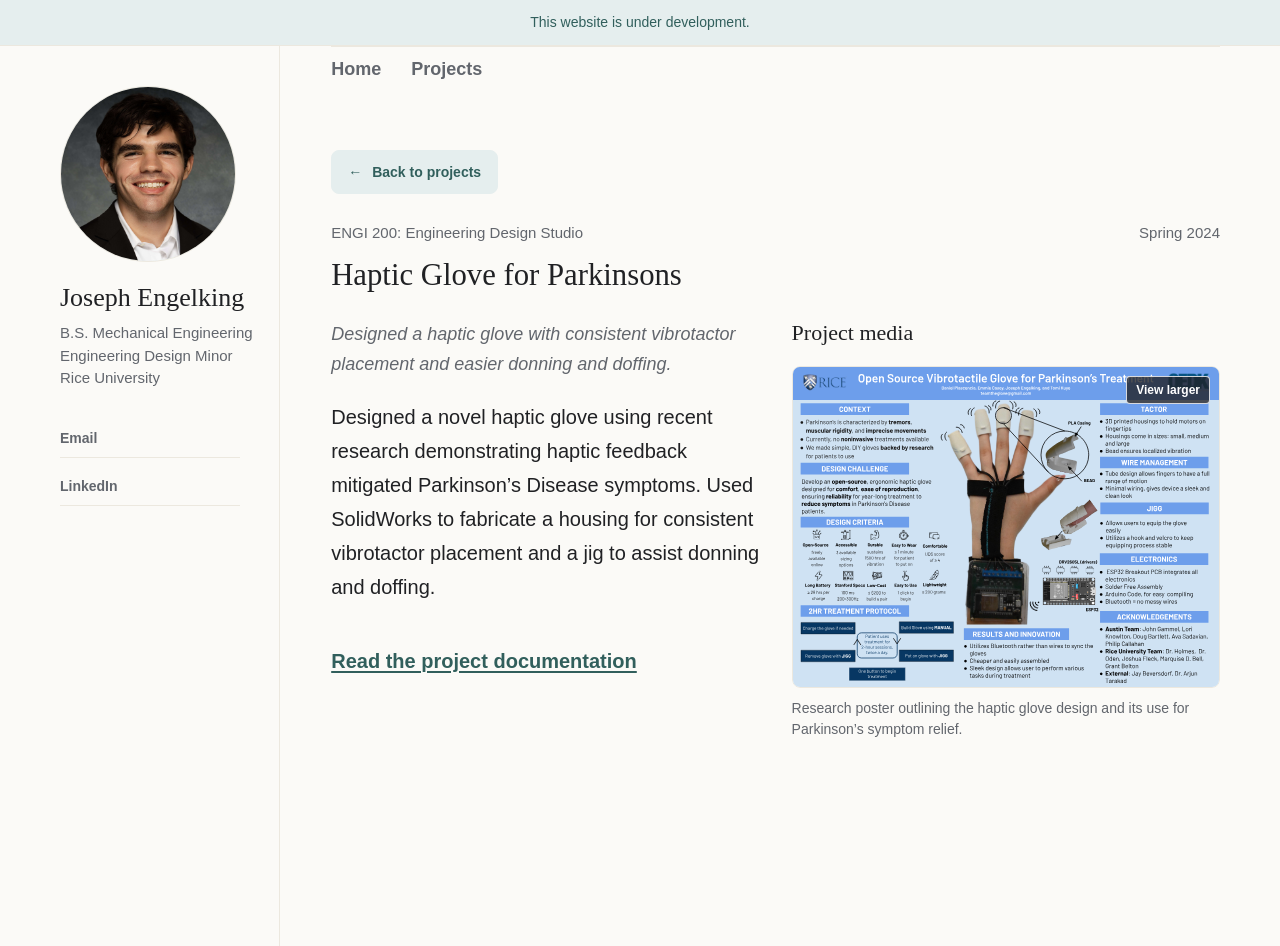
<file: projects/haptic-glove-for-parkinsons/index.html>
<!DOCTYPE html><html lang="en"><head><meta charSet="utf-8"/><meta name="viewport" content="width=device-width, initial-scale=1"/><link rel="preload" href="/headshot-display.webp" as="image"/><link rel="stylesheet" href="/_next/static/chunks/0_vr8rklkvac8.css" data-precedence="next"/><link rel="preload" as="script" fetchPriority="low" href="/_next/static/chunks/310vm2bl3xxpt.js"/><script src="/_next/static/chunks/1wnov70f88xjy.js" async=""></script><script src="/_next/static/chunks/23e6jep2anmtk.js" async=""></script><script src="/_next/static/chunks/0c98xzjfks9hq.js" async=""></script><script src="/_next/static/chunks/turbopack-2u1d16houkiyo.js" async=""></script><script src="/_next/static/chunks/3qfy96eoyh-ek.js" async=""></script><script src="/_next/static/chunks/1ddffc-1ei7ho.js" async=""></script><title>Haptic Glove for Parkinsons | Joseph Engelking</title><meta name="description" content="Joseph Engelking, mechanical engineering student at Rice University. Projects in robotics, prosthetics, controls, and human-centered systems."/><script src="/_next/static/chunks/0cz1d0mv5g_q7.js" noModule=""></script></head><body><div hidden=""><!--$--><!--/$--></div><div class="developmentNotice" id="top" role="note">This website is under development.</div><main class="pageShell"><aside class="profileSidebar" aria-label="Profile and contact"><img class="profilePhoto" src="/headshot-display.webp" alt="Joseph Engelking" width="176" height="176"/><h1>Joseph Engelking</h1><p class="profileRole">B.S. Mechanical Engineering<br/>Engineering Design Minor<br/>Rice University</p><div class="sidebarLinks"><a href="mailto:jerich@duck.com">Email</a><a href="https://www.linkedin.com/in/josephengelking" target="_blank" rel="noreferrer">LinkedIn</a></div></aside><div class="contentColumn"><nav aria-label="Primary navigation"><a href="/">Home</a><a href="/#work">Projects</a></nav><section class="projectDetail"><a class="projectBackLink" href="/#work"><span aria-hidden="true">←</span>Back to projects</a><div class="meta"><span>ENGI 200: Engineering Design Studio</span><span class="projectDate">Spring 2024</span></div><h2>Haptic Glove for Parkinsons</h2><div class="projectDetailColumns"><div class="projectDescription"><p class="projectDetailSummary">Designed a haptic glove with consistent vibrotactor placement and easier donning and doffing.</p><div class="projectDetails"><p>Designed a novel haptic glove using recent research demonstrating haptic feedback mitigated Parkinson’s Disease symptoms. Used SolidWorks to fabricate a housing for consistent vibrotactor placement and a jig to assist donning and doffing.</p><p><a class="projectDetailLink" href="https://rice.digication.com/jengelking/design-analysis-stage" target="_blank" rel="noreferrer">Read the project documentation</a></p></div></div><div class="projectMediaColumn"><h3>Project media</h3><div class="projectDetails"><figure><button class="projectImageTrigger" type="button" aria-label="View Research poster about the haptic glove project at full size" title="View larger"><img src="/projects/haptic-glove-poster.svg" sizes="(max-width: 900px) calc(100vw - 64px), 500px" alt="Research poster about the haptic glove project" loading="lazy"/><span class="projectMediaOpen">View larger</span></button><figcaption>Research poster outlining the haptic glove design and its use for Parkinson’s symptom relief.</figcaption></figure></div></div></div></section></div></main><!--$--><!--/$--><script id="_R_">(globalThis["TURBOPACK"] || (globalThis["TURBOPACK"] = [])).push({"otherChunks":["static/chunks/310vm2bl3xxpt.js","static/chunks/1wnov70f88xjy.js","static/chunks/23e6jep2anmtk.js","static/chunks/0c98xzjfks9hq.js"],"runtimeModuleIds":[94553]});</script><script src="/_next/static/chunks/310vm2bl3xxpt.js" async=""></script><script>(self.__next_f=self.__next_f||[]).push([0])</script><script>self.__next_f.push([1,"1:\"$Sreact.fragment\"\n2:\"/_next/static/chunks/3qfy96eoyh-ek.js\"\n3:I[39756,[\"$2\"],\"default\"]\n4:I[37457,[\"$2\"],\"default\"]\na:I[97367,[\"$2\"],\"OutletBoundary\"]\nb:\"$Sreact.suspense\"\nd:\"ViewportBoundary\"\ne:I[97367,[\"$2\"],\"$d\"]\n10:\"MetadataBoundary\"\n11:I[97367,[\"$2\"],\"$10\"]\n13:I[68027,[\"$2\"],\"default\",1]\n:HL[\"/_next/static/chunks/0_vr8rklkvac8.css\",\"style\"]\n6:X\n8:[[\"children\",{\"s\":\"__PAGE__\",\"h\":512,\"d\":{\"r\":[\"$\",\"$1\",\"c\",{\"children\":[\"$L9\",[[\"$\",\"script\",\"script-0\",{\"src\":\"/_next/static/chunks/1ddffc-1ei7ho.js\",\"async\":true,\"nonce\":\"$undefined\"}]],[\"$\",\"$La\",null,{\"children\":[\"$\",\"$b\",null,{\"name\":\"Next.MetadataOutlet\",\"children\":\"$@c\"}]}]]}],\"p\":false,\"v\":null}}]]\n7:[[\"children\",{\"s\":{\"n\":\"slug\",\"t\":\"d\",\"k\":\"haptic-glove-for-parkinsons\",\"s\":[]},\"h\":512,\"d\":{\"r\":[\"$\",\"$1\",\"c\",{\"children\":[null,[\"$\",\"$L3\",null,{\"parallelRouterKey\":\"children\",\"error\":\"$undefined\",\"errorStyles\":\"$undefined\",\"errorScripts\":\"$undefined\",\"template\":[\"$\",\"$L4\",null,{}],\"templateStyles\":\"$undefined\",\"templateScripts\":\"$undefined\",\"notFound\":\"$undefined\",\"forbidden\":\"$undefined\",\"unauthorized\":\"$undefined\"}]]}],\"p\":false,\"v\":\"$6\"},\"c\":\"$Q8\"}]]\n5:[[\"children\",{\"s\":\"projects\",\"h\":512,\"d\":{\"r\":[\"$\",\"$1\",\"c\",{\"children\":[null,[\"$\",\"$L3\",null,{\"parallelRouterKey\":\"children\",\"error\":\"$undefined\",\"errorStyles\":\"$undefined\",\"errorScripts\":\"$undefined\",\"template\":[\"$\",\"$L4\",null,{}],\"templateStyles\":\"$undefined\",\"templateScripts\":\"$undefined\",\"notFound\":\"$undefined\",\"forbidden\":\"$undefined\",\"unauthorized\":\"$undefined\"}]]}],\"p\":false,\"v\":\"$6\"},\"c\":\"$Q7\"}]]\n0:{\"P\":null,\"c\":[\"\",\"projects\",\"haptic-glove-for-parkinsons\",\"\"],\"q\":\"\",\"i\":false,\"t\":{\"t\":{\"s\":\"\",\"h\":528,\"d\":{\"r\":[\"$\",\"$1\",\"c\",{\"children\":[[[\"$\",\"link\",\"0\",{\"rel\":\"stylesheet\",\"href\":\"/_next/static/chunks/0_vr8rklkvac8.css\",\"precedence\":\"next\",\"crossOrigin\":\"$undefined\",\"nonce\":\"$undefined\"}],[\"$\",\"script\",\"script-0\",{\"src\":\"/_next/static/chunks/3qfy96eoyh-ek.js\",\"async\":true,\"nonce\":\"$undefined\"}]],[\"$\",\"html\",null,{\"lang\":\"en\",\"children\":[\"$\",\"body\",null,{\"children\":[[\"$\",\"div\",null,{\"className\":\"developmentNotice\",\"id\":\"top\",\"role\":\"note\",\"children\":\"This website is under development.\"}],[\"$\",\"$L3\",null,{\"parallelRouterKey\":\"children\",\"error\":\"$undefined\",\"errorStyles\":\"$undefined\",\"errorScripts\":\"$undefined\",\"template\":[\"$\",\"$L4\",null,{}],\"templateStyles\":\"$undefined\",\"templateScripts\":\"$undefined\",\"notFound\":[[[\"$\",\"title\",null,{\"children\":\"404: This page could not be found.\"}],[\"$\",\"div\",null,{\"style\":{\"fontFamily\":\"system-ui,\\\"Segoe UI\\\",Roboto,Helvetica,Arial,sans-serif,\\\"Apple Color Emoji\\\",\\\"Segoe UI Emoji\\\"\",\"height\":\"100vh\",\"textAlign\":\"center\",\"display\":\"flex\",\"flexDirection\":\"column\",\"alignItems\":\"center\",\"justifyContent\":\"center\"},\"children\":[\"$\",\"div\",null,{\"children\":[[\"$\",\"style\",null,{\"dangerouslySetInnerHTML\":{\"__html\":\"body{color:#000;background:#fff;margin:0}.next-error-h1{border-right:1px solid rgba(0,0,0,.3)}@media (prefers-color-scheme:dark){body{color:#fff;background:#000}.next-error-h1{border-right:1px solid rgba(255,255,255,.3)}}\"}}],[\"$\",\"h1\",null,{\"className\":\"next-error-h1\",\"style\":{\"display\":\"inline-block\",\"margin\":\"0 20px 0 0\",\"padding\":\"0 23px 0 0\",\"fontSize\":24,\"fontWeight\":500,\"verticalAlign\":\"top\",\"lineHeight\":\"49px\"},\"children\":404}],[\"$\",\"div\",null,{\"style\":{\"display\":\"inline-block\"},\"children\":[\"$\",\"h2\",null,{\"style\":{\"fontSize\":14,\"fontWeight\":400,\"lineHeight\":\"49px\",\"margin\":0},\"children\":\"This page could not be found.\"}]}]]}]}]],[]],\"forbidden\":\"$undefined\",\"unauthorized\":\"$undefined\"}]]}]}]]}],\"p\":false,\"v\":null},\"c\":\"$Q5\"},\"h\":{\"r\":[\"$\",\"$1\",\"h\",{\"children\":[null,[\"$\",\"$Le\",null,{\"children\":\"$Lf\"}],[\"$\",\"$L11\",null,{\"children\":[[\"$\",\"div\",null,{\"hidden\":true,\"children\":[\"$\",\"$b\",null,{\"name\":\"Next.Metadata\",\"children\":\"$L12\"}]}],null]}],null]}],\"p\":false,\"v\":null}},\"m\":\"$undefined\",\"G\":[\"$13\",[[\"$\",\"link\",\"0\",{\"rel\":\"stylesheet\",\"href\":\"/_next/static/chunks/0_vr8rklkvac8.css\",\"precedence\":\"next\",\"crossOrigin\":\"$undefined\",\"nonce\":\"$undefined\"}]]],\"S\":true,\"r\":\"$undefined\",\"s\":\"$undefined\",\"a\":\"$undefined\",\"l\":\"$undefined\",\"p\":\"$undefined\",\"d\":\"$undefined\",\"b\":\"ztqSgs4ZdM0WcELcbBiLu\"}\n14:\"/_next/static/chunks/1ddffc-1ei7ho.js\"\n15:I[22016,[\"$2\",\"$14\"],\"\"]\n16:I[57867,[\"$2\",\"$14\"],\"default\"]\n:HL[\"/headshot-display.webp\",\"image\"]\n6:C\n9:[\"$\",\"main\",null,{\"className\":\"pageShell\",\"children\":[[\"$\",\"aside\",null,{\"className\":\"profileSidebar\",\"aria-label\":\"Profile and contact\",\"children\":[[\"$\",\"img\",null,{\"className\":\"profilePhoto\",\"src\":\"/headshot-display.webp\",\"alt\":\"Joseph Engelking\",\"width\":176,\"height\":176}],[\"$\",\"h1\",null,{\"children\":\"Joseph Engelking\"}],[\"$\",\"p\",null,{\"className\":\"profileRole\",\"children\":[\"B.S. Mechanical Engineering\",[\"$\",\"br\",null,{}],\"Engineering Design Minor\",[\"$\",\"br\",null,{}],\"Rice University\"]}],[\"$\",\"div\",null,{\"className\":\"sidebarLinks\",\"children\":[[\"$\",\"a\",null,{\"href\":\"mailto:jerich@duck.com\",\"children\":\"Email\"}],[\"$\",\"a\",null,{\"href\":\"https://www.linkedin.com/in/josephengelking\",\"target\":\"_blank\",\"rel\":\"noreferrer\",\"children\":\"LinkedIn\"}],null]}]]}],[\"$\",\"div\",null,{\"className\":\"contentColumn\",\"children\":[[\"$\",\"nav\",null,{\"aria-label\":\"Primary navigation\",\"children\":[[\"$\",\"$L15\",null,{\"href\":\"/\",\"children\":\"Home\"}],[\"$\",\"$L15\",null,{\"href\":\"/#work\",\"children\":\"Projects\"}],null]}],[\"$\",\"section\",null,{\"className\":\"projectDetail\",\"children\":[[\"$\",\"$L15\",null,{\"className\":\"projectBackLink\",\"href\":\"/#work\",\"children\":[[\"$\",\"span\",null,{\"aria-hidden\":\"true\",\"children\":\"←\"}],\"Back to projects\"]}],[\"$\",\"div\",null,{\"className\":\"meta\",\"children\":[[\"$\",\"span\",null,{\"children\":\"ENGI 200: Engineering Design Studio\"}],[\"$\",\"span\",null,{\"className\":\"projectDate\",\"children\":\"Spring 2024\"}]]}],[\"$\",\"h2\",null,{\"children\":\"Haptic Glove for Parkinsons\"}],[\"$\",\"div\",null,{\"className\":\"projectDetailColumns\",\"children\":[[\"$\",\"div\",null,{\"className\":\"projectDescription\",\"children\":[[\"$\",\"p\",null,{\"className\":\"projectDetailSummary\",\"children\":\"Designed a haptic glove with consistent vibrotactor placement and easier donning and doffing.\"}],[\"$\",\"$L16\",null,{\"blocks\":[{\"type\":\"text\",\"text\":\"Designed a novel haptic glove using recent research demonstrating haptic feedback mitigated Parkinson’s Disease symptoms. Used SolidWorks to fabricate a housing for consistent vibrotactor placement and a jig to assist donning and doffing.\"},{\"type\":\"link\",\"href\":\"https://rice.digication.com/jengelking/design-analysis-stage\",\"text\":\"Read the project documentation\"}]}]]}],[\"$\",\"div\",null,{\"className\":\"projectMediaColumn\",\"children\":[[\"$\",\"h3\",null,{\"children\":\"Project media\"}],[\"$\",\"$L16\",null,{\"blocks\":[{\"type\":\"image\",\"src\":\"/projects/haptic-glove-poster.svg\",\"alt\":\"Research poster about the haptic glove project\",\"caption\":\"Research poster outlining the haptic glove design and its use for Parkinson’s symptom relief.\"}]}],\"$undefined\"]}]]}]]}]]}]]}]\nf:[[\"$\",\"meta\",\"0\",{\"charSet\":\"utf-8\"}],[\"$\",\"meta\",\"1\",{\"name\":\"viewport\",\"content\":\"width=device-width, initial-scale=1\"}]]\nc:null\n12:[[\"$\",\"title\",\"0\",{\"children\":\"Haptic Glove for Parkinsons | Joseph Engelking\"}],[\"$\",\"meta\",\"1\",{\"name\":\"description\",\"content\":\"Joseph Engelking, mechanical engineering student at Rice University. Projects in robotics, prosthetics, controls, and human-centered systems.\"}]]\n"])</script></body></html>
</file>
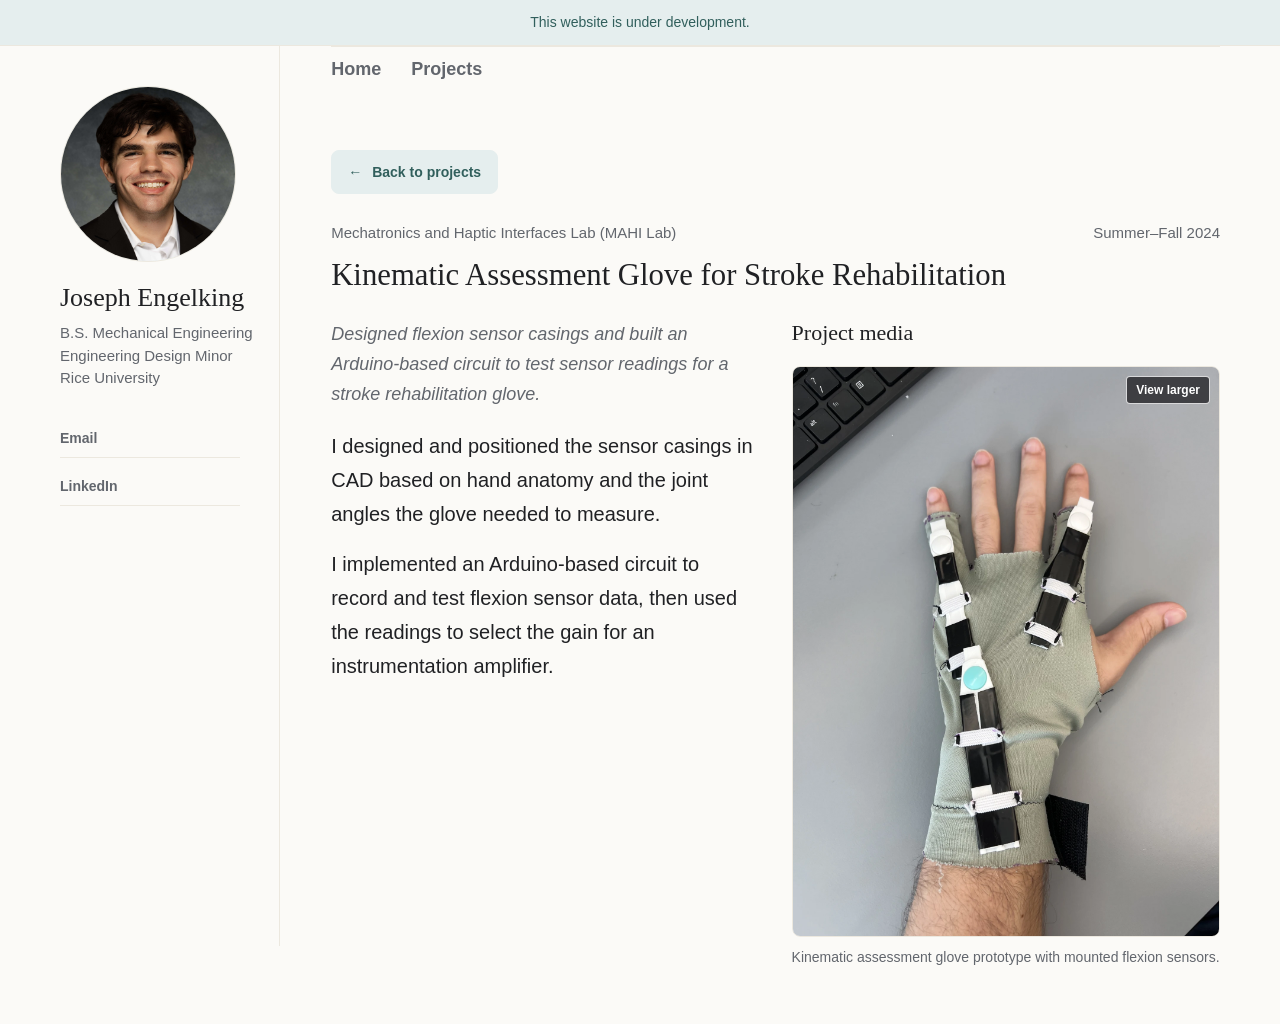
<file: projects/kinematic-assessment-glove-for-stroke-rehabilitation/index.html>
<!DOCTYPE html><html lang="en"><head><meta charSet="utf-8"/><meta name="viewport" content="width=device-width, initial-scale=1"/><link rel="preload" href="/headshot-display.webp" as="image"/><link rel="stylesheet" href="/_next/static/chunks/0_vr8rklkvac8.css" data-precedence="next"/><link rel="preload" as="script" fetchPriority="low" href="/_next/static/chunks/310vm2bl3xxpt.js"/><script src="/_next/static/chunks/1wnov70f88xjy.js" async=""></script><script src="/_next/static/chunks/23e6jep2anmtk.js" async=""></script><script src="/_next/static/chunks/0c98xzjfks9hq.js" async=""></script><script src="/_next/static/chunks/turbopack-2u1d16houkiyo.js" async=""></script><script src="/_next/static/chunks/3qfy96eoyh-ek.js" async=""></script><script src="/_next/static/chunks/1ddffc-1ei7ho.js" async=""></script><title>Kinematic Assessment Glove for Stroke Rehabilitation | Joseph Engelking</title><meta name="description" content="Joseph Engelking, mechanical engineering student at Rice University. Projects in robotics, prosthetics, controls, and human-centered systems."/><script src="/_next/static/chunks/0cz1d0mv5g_q7.js" noModule=""></script></head><body><div hidden=""><!--$--><!--/$--></div><div class="developmentNotice" id="top" role="note">This website is under development.</div><main class="pageShell"><aside class="profileSidebar" aria-label="Profile and contact"><img class="profilePhoto" src="/headshot-display.webp" alt="Joseph Engelking" width="176" height="176"/><h1>Joseph Engelking</h1><p class="profileRole">B.S. Mechanical Engineering<br/>Engineering Design Minor<br/>Rice University</p><div class="sidebarLinks"><a href="mailto:jerich@duck.com">Email</a><a href="https://www.linkedin.com/in/josephengelking" target="_blank" rel="noreferrer">LinkedIn</a></div></aside><div class="contentColumn"><nav aria-label="Primary navigation"><a href="/">Home</a><a href="/#work">Projects</a></nav><section class="projectDetail"><a class="projectBackLink" href="/#work"><span aria-hidden="true">←</span>Back to projects</a><div class="meta"><span>Mechatronics and Haptic Interfaces Lab (MAHI Lab)</span><span class="projectDate">Summer–Fall 2024</span></div><h2>Kinematic Assessment Glove for Stroke Rehabilitation</h2><div class="projectDetailColumns"><div class="projectDescription"><p class="projectDetailSummary">Designed flexion sensor casings and built an Arduino-based circuit to test sensor readings for a stroke rehabilitation glove.</p><div class="projectDetails"><p>I designed and positioned the sensor casings in CAD based on hand anatomy and the joint angles the glove needed to measure.</p><p>I implemented an Arduino-based circuit to record and test flexion sensor data, then used the readings to select the gain for an instrumentation amplifier.</p></div></div><div class="projectMediaColumn"><h3>Project media</h3><div class="projectDetails"><figure><button class="projectImageTrigger" type="button" aria-label="View A hand wearing the prototype glove with flexion sensors mounted along two fingers at full size" title="View larger"><img src="/projects/stroke-rehabilitation-glove.webp" sizes="(max-width: 900px) calc(100vw - 64px), 500px" alt="A hand wearing the prototype glove with flexion sensors mounted along two fingers" loading="lazy"/><span class="projectMediaOpen">View larger</span></button><figcaption>Kinematic assessment glove prototype with mounted flexion sensors.</figcaption></figure></div></div></div></section></div></main><!--$--><!--/$--><script id="_R_">(globalThis["TURBOPACK"] || (globalThis["TURBOPACK"] = [])).push({"otherChunks":["static/chunks/310vm2bl3xxpt.js","static/chunks/1wnov70f88xjy.js","static/chunks/23e6jep2anmtk.js","static/chunks/0c98xzjfks9hq.js"],"runtimeModuleIds":[94553]});</script><script src="/_next/static/chunks/310vm2bl3xxpt.js" async=""></script><script>(self.__next_f=self.__next_f||[]).push([0])</script><script>self.__next_f.push([1,"1:\"$Sreact.fragment\"\n2:\"/_next/static/chunks/3qfy96eoyh-ek.js\"\n3:I[39756,[\"$2\"],\"default\"]\n4:I[37457,[\"$2\"],\"default\"]\na:I[97367,[\"$2\"],\"OutletBoundary\"]\nb:\"$Sreact.suspense\"\nd:\"ViewportBoundary\"\ne:I[97367,[\"$2\"],\"$d\"]\n10:\"MetadataBoundary\"\n11:I[97367,[\"$2\"],\"$10\"]\n13:I[68027,[\"$2\"],\"default\",1]\n:HL[\"/_next/static/chunks/0_vr8rklkvac8.css\",\"style\"]\n6:X\n8:[[\"children\",{\"s\":\"__PAGE__\",\"h\":512,\"d\":{\"r\":[\"$\",\"$1\",\"c\",{\"children\":[\"$L9\",[[\"$\",\"script\",\"script-0\",{\"src\":\"/_next/static/chunks/1ddffc-1ei7ho.js\",\"async\":true,\"nonce\":\"$undefined\"}]],[\"$\",\"$La\",null,{\"children\":[\"$\",\"$b\",null,{\"name\":\"Next.MetadataOutlet\",\"children\":\"$@c\"}]}]]}],\"p\":false,\"v\":null}}]]\n7:[[\"children\",{\"s\":{\"n\":\"slug\",\"t\":\"d\",\"k\":\"kinematic-assessment-glove-for-stroke-rehabilitation\",\"s\":[]},\"h\":512,\"d\":{\"r\":[\"$\",\"$1\",\"c\",{\"children\":[null,[\"$\",\"$L3\",null,{\"parallelRouterKey\":\"children\",\"error\":\"$undefined\",\"errorStyles\":\"$undefined\",\"errorScripts\":\"$undefined\",\"template\":[\"$\",\"$L4\",null,{}],\"templateStyles\":\"$undefined\",\"templateScripts\":\"$undefined\",\"notFound\":\"$undefined\",\"forbidden\":\"$undefined\",\"unauthorized\":\"$undefined\"}]]}],\"p\":false,\"v\":\"$6\"},\"c\":\"$Q8\"}]]\n5:[[\"children\",{\"s\":\"projects\",\"h\":512,\"d\":{\"r\":[\"$\",\"$1\",\"c\",{\"children\":[null,[\"$\",\"$L3\",null,{\"parallelRouterKey\":\"children\",\"error\":\"$undefined\",\"errorStyles\":\"$undefined\",\"errorScripts\":\"$undefined\",\"template\":[\"$\",\"$L4\",null,{}],\"templateStyles\":\"$undefined\",\"templateScripts\":\"$undefined\",\"notFound\":\"$undefined\",\"forbidden\":\"$undefined\",\"unauthorized\":\"$undefined\"}]]}],\"p\":false,\"v\":\"$6\"},\"c\":\"$Q7\"}]]\n0:{\"P\":null,\"c\":[\"\",\"projects\",\"kinematic-assessment-glove-for-stroke-rehabilitation\",\"\"],\"q\":\"\",\"i\":false,\"t\":{\"t\":{\"s\":\"\",\"h\":528,\"d\":{\"r\":[\"$\",\"$1\",\"c\",{\"children\":[[[\"$\",\"link\",\"0\",{\"rel\":\"stylesheet\",\"href\":\"/_next/static/chunks/0_vr8rklkvac8.css\",\"precedence\":\"next\",\"crossOrigin\":\"$undefined\",\"nonce\":\"$undefined\"}],[\"$\",\"script\",\"script-0\",{\"src\":\"/_next/static/chunks/3qfy96eoyh-ek.js\",\"async\":true,\"nonce\":\"$undefined\"}]],[\"$\",\"html\",null,{\"lang\":\"en\",\"children\":[\"$\",\"body\",null,{\"children\":[[\"$\",\"div\",null,{\"className\":\"developmentNotice\",\"id\":\"top\",\"role\":\"note\",\"children\":\"This website is under development.\"}],[\"$\",\"$L3\",null,{\"parallelRouterKey\":\"children\",\"error\":\"$undefined\",\"errorStyles\":\"$undefined\",\"errorScripts\":\"$undefined\",\"template\":[\"$\",\"$L4\",null,{}],\"templateStyles\":\"$undefined\",\"templateScripts\":\"$undefined\",\"notFound\":[[[\"$\",\"title\",null,{\"children\":\"404: This page could not be found.\"}],[\"$\",\"div\",null,{\"style\":{\"fontFamily\":\"system-ui,\\\"Segoe UI\\\",Roboto,Helvetica,Arial,sans-serif,\\\"Apple Color Emoji\\\",\\\"Segoe UI Emoji\\\"\",\"height\":\"100vh\",\"textAlign\":\"center\",\"display\":\"flex\",\"flexDirection\":\"column\",\"alignItems\":\"center\",\"justifyContent\":\"center\"},\"children\":[\"$\",\"div\",null,{\"children\":[[\"$\",\"style\",null,{\"dangerouslySetInnerHTML\":{\"__html\":\"body{color:#000;background:#fff;margin:0}.next-error-h1{border-right:1px solid rgba(0,0,0,.3)}@media (prefers-color-scheme:dark){body{color:#fff;background:#000}.next-error-h1{border-right:1px solid rgba(255,255,255,.3)}}\"}}],[\"$\",\"h1\",null,{\"className\":\"next-error-h1\",\"style\":{\"display\":\"inline-block\",\"margin\":\"0 20px 0 0\",\"padding\":\"0 23px 0 0\",\"fontSize\":24,\"fontWeight\":500,\"verticalAlign\":\"top\",\"lineHeight\":\"49px\"},\"children\":404}],[\"$\",\"div\",null,{\"style\":{\"display\":\"inline-block\"},\"children\":[\"$\",\"h2\",null,{\"style\":{\"fontSize\":14,\"fontWeight\":400,\"lineHeight\":\"49px\",\"margin\":0},\"children\":\"This page could not be found.\"}]}]]}]}]],[]],\"forbidden\":\"$undefined\",\"unauthorized\":\"$undefined\"}]]}]}]]}],\"p\":false,\"v\":null},\"c\":\"$Q5\"},\"h\":{\"r\":[\"$\",\"$1\",\"h\",{\"children\":[null,[\"$\",\"$Le\",null,{\"children\":\"$Lf\"}],[\"$\",\"$L11\",null,{\"children\":[[\"$\",\"div\",null,{\"hidden\":true,\"children\":[\"$\",\"$b\",null,{\"name\":\"Next.Metadata\",\"children\":\"$L12\"}]}],null]}],null]}],\"p\":false,\"v\":null}},\"m\":\"$undefined\",\"G\":[\"$13\",[[\"$\",\"link\",\"0\",{\"rel\":\"stylesheet\",\"href\":\"/_next/static/chunks/0_vr8rklkvac8.css\",\"precedence\":\"next\",\"crossOrigin\":\"$undefined\",\"nonce\":\"$undefined\"}]]],\"S\":true,\"r\":\"$undefined\",\"s\":\"$undefined\",\"a\":\"$undefined\",\"l\":\"$undefined\",\"p\":\"$undefined\",\"d\":\"$undefined\",\"b\":\"ztqSgs4ZdM0WcELcbBiLu\"}\n14:\"/_next/static/chunks/1ddffc-1ei7ho.js\"\n15:I[22016,[\"$2\",\"$14\"],\"\"]\n16:I[57867,[\"$2\",\"$14\"],\"default\"]\n:HL[\"/headshot-display.webp\",\"image\"]\n6:C\n9:[\"$\",\"main\",null,{\"className\":\"pageShell\",\"children\":[[\"$\",\"aside\",null,{\"className\":\"profileSidebar\",\"aria-label\":\"Profile and contact\",\"children\":[[\"$\",\"img\",null,{\"className\":\"profilePhoto\",\"src\":\"/headshot-display.webp\",\"alt\":\"Joseph Engelking\",\"width\":176,\"height\":176}],[\"$\",\"h1\",null,{\"children\":\"Joseph Engelking\"}],[\"$\",\"p\",null,{\"className\":\"profileRole\",\"children\":[\"B.S. Mechanical Engineering\",[\"$\",\"br\",null,{}],\"Engineering Design Minor\",[\"$\",\"br\",null,{}],\"Rice University\"]}],[\"$\",\"div\",null,{\"className\":\"sidebarLinks\",\"children\":[[\"$\",\"a\",null,{\"href\":\"mailto:jerich@duck.com\",\"children\":\"Email\"}],[\"$\",\"a\",null,{\"href\":\"https://www.linkedin.com/in/josephengelking\",\"target\":\"_blank\",\"rel\":\"noreferrer\",\"children\":\"LinkedIn\"}],null]}]]}],[\"$\",\"div\",null,{\"className\":\"contentColumn\",\"children\":[[\"$\",\"nav\",null,{\"aria-label\":\"Primary navigation\",\"children\":[[\"$\",\"$L15\",null,{\"href\":\"/\",\"children\":\"Home\"}],[\"$\",\"$L15\",null,{\"href\":\"/#work\",\"children\":\"Projects\"}],null]}],[\"$\",\"section\",null,{\"className\":\"projectDetail\",\"children\":[[\"$\",\"$L15\",null,{\"className\":\"projectBackLink\",\"href\":\"/#work\",\"children\":[[\"$\",\"span\",null,{\"aria-hidden\":\"true\",\"children\":\"←\"}],\"Back to projects\"]}],[\"$\",\"div\",null,{\"className\":\"meta\",\"children\":[[\"$\",\"span\",null,{\"children\":\"Mechatronics and Haptic Interfaces Lab (MAHI Lab)\"}],[\"$\",\"span\",null,{\"className\":\"projectDate\",\"children\":\"Summer–Fall 2024\"}]]}],[\"$\",\"h2\",null,{\"children\":\"Kinematic Assessment Glove for Stroke Rehabilitation\"}],[\"$\",\"div\",null,{\"className\":\"projectDetailColumns\",\"children\":[[\"$\",\"div\",null,{\"className\":\"projectDescription\",\"children\":[[\"$\",\"p\",null,{\"className\":\"projectDetailSummary\",\"children\":\"Designed flexion sensor casings and built an Arduino-based circuit to test sensor readings for a stroke rehabilitation glove.\"}],[\"$\",\"$L16\",null,{\"blocks\":[{\"type\":\"text\",\"text\":\"I designed and positioned the sensor casings in CAD based on hand anatomy and the joint angles the glove needed to measure.\"},{\"type\":\"text\",\"text\":\"I implemented an Arduino-based circuit to record and test flexion sensor data, then used the readings to select the gain for an instrumentation amplifier.\"}]}]]}],[\"$\",\"div\",null,{\"className\":\"projectMediaColumn\",\"children\":[[\"$\",\"h3\",null,{\"children\":\"Project media\"}],[\"$\",\"$L16\",null,{\"blocks\":[{\"type\":\"image\",\"src\":\"/projects/stroke-rehabilitation-glove.webp\",\"alt\":\"A hand wearing the prototype glove with flexion sensors mounted along two fingers\",\"caption\":\"Kinematic assessment glove prototype with mounted flexion sensors.\"}]}],\"$undefined\"]}]]}]]}]]}]]}]\nf:[[\"$\",\"meta\",\"0\",{\"charSet\":\"utf-8\"}],[\"$\",\"meta\",\"1\",{\"name\":\"viewport\",\"content\":\"width=device-width, initial-scale=1\"}]]\nc:null\n12:[[\"$\",\"title\",\"0\",{\"children\":\"Kinematic Assessment Glove for Stroke Rehabilitation | Joseph Engelking\"}],[\"$\",\"meta\",\"1\",{\"name\":\"description\",\"content\":\"Joseph Engelking, mechanical engineering student at Rice University. Projects in robotics, prosthetics, controls, and human-centered systems.\"}]]\n"])</script></body></html>
</file>
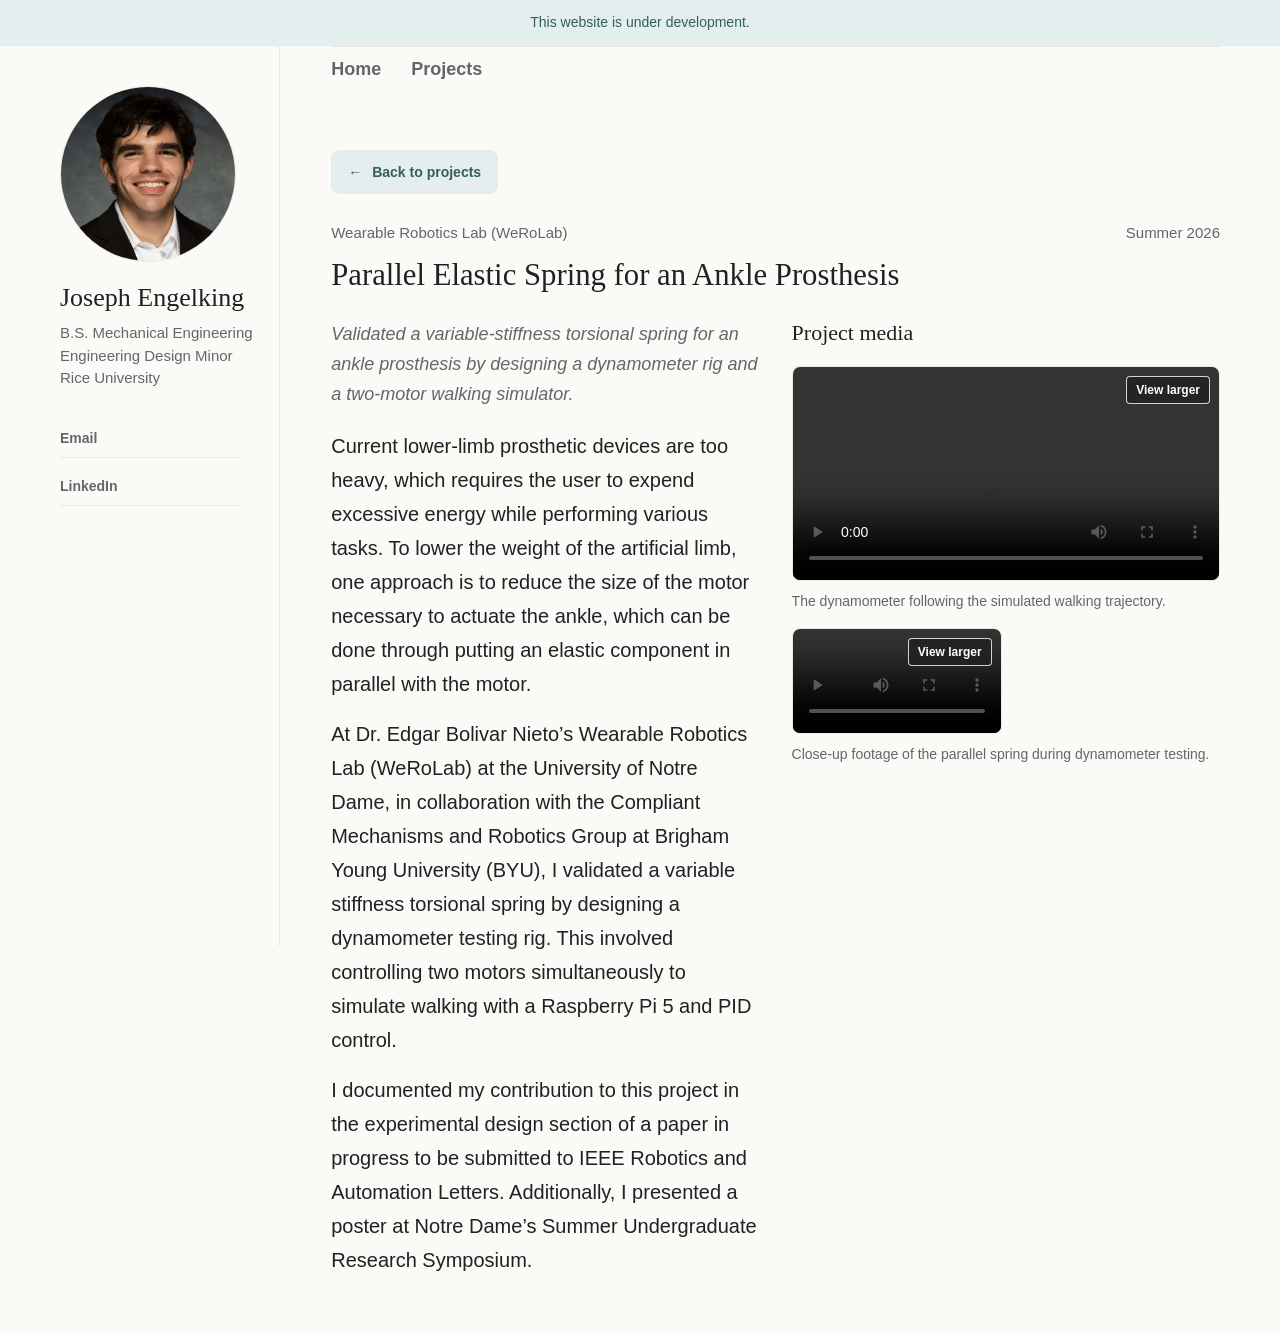
<file: projects/parallel-elastic-ankle-prosthetic-component/index.html>
<!DOCTYPE html><html lang="en"><head><meta charSet="utf-8"/><meta name="viewport" content="width=device-width, initial-scale=1"/><link rel="preload" href="/headshot-display.webp" as="image"/><link rel="stylesheet" href="/_next/static/chunks/0_vr8rklkvac8.css" data-precedence="next"/><link rel="preload" as="script" fetchPriority="low" href="/_next/static/chunks/310vm2bl3xxpt.js"/><script src="/_next/static/chunks/1wnov70f88xjy.js" async=""></script><script src="/_next/static/chunks/23e6jep2anmtk.js" async=""></script><script src="/_next/static/chunks/0c98xzjfks9hq.js" async=""></script><script src="/_next/static/chunks/turbopack-2u1d16houkiyo.js" async=""></script><script src="/_next/static/chunks/3qfy96eoyh-ek.js" async=""></script><script src="/_next/static/chunks/1ddffc-1ei7ho.js" async=""></script><title>Parallel Elastic Spring for an Ankle Prosthesis | Joseph Engelking</title><meta name="description" content="Joseph Engelking, mechanical engineering student at Rice University. Projects in robotics, prosthetics, controls, and human-centered systems."/><script src="/_next/static/chunks/0cz1d0mv5g_q7.js" noModule=""></script></head><body><div hidden=""><!--$--><!--/$--></div><div class="developmentNotice" id="top" role="note">This website is under development.</div><main class="pageShell"><aside class="profileSidebar" aria-label="Profile and contact"><img class="profilePhoto" src="/headshot-display.webp" alt="Joseph Engelking" width="176" height="176"/><h1>Joseph Engelking</h1><p class="profileRole">B.S. Mechanical Engineering<br/>Engineering Design Minor<br/>Rice University</p><div class="sidebarLinks"><a href="mailto:jerich@duck.com">Email</a><a href="https://www.linkedin.com/in/josephengelking" target="_blank" rel="noreferrer">LinkedIn</a></div></aside><div class="contentColumn"><nav aria-label="Primary navigation"><a href="/">Home</a><a href="/#work">Projects</a></nav><section class="projectDetail"><a class="projectBackLink" href="/#work"><span aria-hidden="true">←</span>Back to projects</a><div class="meta"><span>Wearable Robotics Lab (WeRoLab)</span><span class="projectDate">Summer 2026</span></div><h2>Parallel Elastic Spring for an Ankle Prosthesis</h2><div class="projectDetailColumns"><div class="projectDescription"><p class="projectDetailSummary">Validated a variable-stiffness torsional spring for an ankle prosthesis by designing a dynamometer rig and a two-motor walking simulator.</p><div class="projectDetails"><p>Current lower-limb prosthetic devices are too heavy, which requires the user to expend excessive energy while performing various tasks. To lower the weight of the artificial limb, one approach is to reduce the size of the motor necessary to actuate the ankle, which can be done through putting an elastic component in parallel with the motor.</p><p>At Dr. Edgar Bolivar Nieto’s Wearable Robotics Lab (WeRoLab) at the University of Notre Dame, in collaboration with the Compliant Mechanisms and Robotics Group at Brigham Young University (BYU), I validated a variable stiffness torsional spring by designing a dynamometer testing rig. This involved controlling two motors simultaneously to simulate walking with a Raspberry Pi 5 and PID control.</p><p>I documented my contribution to this project in the experimental design section of a paper in progress to be submitted to IEEE Robotics and Automation Letters. Additionally, I presented a poster at Notre Dame’s Summer Undergraduate Research Symposium.</p></div></div><div class="projectMediaColumn"><h3>Project media</h3><div class="projectDetails"><figure><div class="projectVideoFrame"><video controls="" preload="metadata" src="/projects/parallel-spring-walking-trajectory.mov" aria-label="Parallel spring walking trajectory"></video><button class="projectMediaOpen projectVideoOpen" type="button" aria-label="View Parallel spring walking trajectory larger" title="View larger">View larger</button></div><figcaption>The dynamometer following the simulated walking trajectory.</figcaption></figure><figure><div class="projectVideoFrame projectVideoFrame--portrait"><video controls="" preload="metadata" src="/projects/ankle-prosthesis-dynamometer.mp4" aria-label="Zoomed-in parallel spring testing"></video><button class="projectMediaOpen projectVideoOpen" type="button" aria-label="View Zoomed-in parallel spring testing larger" title="View larger">View larger</button></div><figcaption>Close-up footage of the parallel spring during dynamometer testing.</figcaption></figure></div></div></div></section></div></main><!--$--><!--/$--><script id="_R_">(globalThis["TURBOPACK"] || (globalThis["TURBOPACK"] = [])).push({"otherChunks":["static/chunks/310vm2bl3xxpt.js","static/chunks/1wnov70f88xjy.js","static/chunks/23e6jep2anmtk.js","static/chunks/0c98xzjfks9hq.js"],"runtimeModuleIds":[94553]});</script><script src="/_next/static/chunks/310vm2bl3xxpt.js" async=""></script><script>(self.__next_f=self.__next_f||[]).push([0])</script><script>self.__next_f.push([1,"1:\"$Sreact.fragment\"\n2:\"/_next/static/chunks/3qfy96eoyh-ek.js\"\n3:I[39756,[\"$2\"],\"default\"]\n4:I[37457,[\"$2\"],\"default\"]\na:I[97367,[\"$2\"],\"OutletBoundary\"]\nb:\"$Sreact.suspense\"\nd:\"ViewportBoundary\"\ne:I[97367,[\"$2\"],\"$d\"]\n10:\"MetadataBoundary\"\n11:I[97367,[\"$2\"],\"$10\"]\n13:I[68027,[\"$2\"],\"default\",1]\n:HL[\"/_next/static/chunks/0_vr8rklkvac8.css\",\"style\"]\n6:X\n8:[[\"children\",{\"s\":\"__PAGE__\",\"h\":512,\"d\":{\"r\":[\"$\",\"$1\",\"c\",{\"children\":[\"$L9\",[[\"$\",\"script\",\"script-0\",{\"src\":\"/_next/static/chunks/1ddffc-1ei7ho.js\",\"async\":true,\"nonce\":\"$undefined\"}]],[\"$\",\"$La\",null,{\"children\":[\"$\",\"$b\",null,{\"name\":\"Next.MetadataOutlet\",\"children\":\"$@c\"}]}]]}],\"p\":false,\"v\":null}}]]\n7:[[\"children\",{\"s\":{\"n\":\"slug\",\"t\":\"d\",\"k\":\"parallel-elastic-ankle-prosthetic-component\",\"s\":[]},\"h\":512,\"d\":{\"r\":[\"$\",\"$1\",\"c\",{\"children\":[null,[\"$\",\"$L3\",null,{\"parallelRouterKey\":\"children\",\"error\":\"$undefined\",\"errorStyles\":\"$undefined\",\"errorScripts\":\"$undefined\",\"template\":[\"$\",\"$L4\",null,{}],\"templateStyles\":\"$undefined\",\"templateScripts\":\"$undefined\",\"notFound\":\"$undefined\",\"forbidden\":\"$undefined\",\"unauthorized\":\"$undefined\"}]]}],\"p\":false,\"v\":\"$6\"},\"c\":\"$Q8\"}]]\n5:[[\"children\",{\"s\":\"projects\",\"h\":512,\"d\":{\"r\":[\"$\",\"$1\",\"c\",{\"children\":[null,[\"$\",\"$L3\",null,{\"parallelRouterKey\":\"children\",\"error\":\"$undefined\",\"errorStyles\":\"$undefined\",\"errorScripts\":\"$undefined\",\"template\":[\"$\",\"$L4\",null,{}],\"templateStyles\":\"$undefined\",\"templateScripts\":\"$undefined\",\"notFound\":\"$undefined\",\"forbidden\":\"$undefined\",\"unauthorized\":\"$undefined\"}]]}],\"p\":false,\"v\":\"$6\"},\"c\":\"$Q7\"}]]\n0:{\"P\":null,\"c\":[\"\",\"projects\",\"parallel-elastic-ankle-prosthetic-component\",\"\"],\"q\":\"\",\"i\":false,\"t\":{\"t\":{\"s\":\"\",\"h\":528,\"d\":{\"r\":[\"$\",\"$1\",\"c\",{\"children\":[[[\"$\",\"link\",\"0\",{\"rel\":\"stylesheet\",\"href\":\"/_next/static/chunks/0_vr8rklkvac8.css\",\"precedence\":\"next\",\"crossOrigin\":\"$undefined\",\"nonce\":\"$undefined\"}],[\"$\",\"script\",\"script-0\",{\"src\":\"/_next/static/chunks/3qfy96eoyh-ek.js\",\"async\":true,\"nonce\":\"$undefined\"}]],[\"$\",\"html\",null,{\"lang\":\"en\",\"children\":[\"$\",\"body\",null,{\"children\":[[\"$\",\"div\",null,{\"className\":\"developmentNotice\",\"id\":\"top\",\"role\":\"note\",\"children\":\"This website is under development.\"}],[\"$\",\"$L3\",null,{\"parallelRouterKey\":\"children\",\"error\":\"$undefined\",\"errorStyles\":\"$undefined\",\"errorScripts\":\"$undefined\",\"template\":[\"$\",\"$L4\",null,{}],\"templateStyles\":\"$undefined\",\"templateScripts\":\"$undefined\",\"notFound\":[[[\"$\",\"title\",null,{\"children\":\"404: This page could not be found.\"}],[\"$\",\"div\",null,{\"style\":{\"fontFamily\":\"system-ui,\\\"Segoe UI\\\",Roboto,Helvetica,Arial,sans-serif,\\\"Apple Color Emoji\\\",\\\"Segoe UI Emoji\\\"\",\"height\":\"100vh\",\"textAlign\":\"center\",\"display\":\"flex\",\"flexDirection\":\"column\",\"alignItems\":\"center\",\"justifyContent\":\"center\"},\"children\":[\"$\",\"div\",null,{\"children\":[[\"$\",\"style\",null,{\"dangerouslySetInnerHTML\":{\"__html\":\"body{color:#000;background:#fff;margin:0}.next-error-h1{border-right:1px solid rgba(0,0,0,.3)}@media (prefers-color-scheme:dark){body{color:#fff;background:#000}.next-error-h1{border-right:1px solid rgba(255,255,255,.3)}}\"}}],[\"$\",\"h1\",null,{\"className\":\"next-error-h1\",\"style\":{\"display\":\"inline-block\",\"margin\":\"0 20px 0 0\",\"padding\":\"0 23px 0 0\",\"fontSize\":24,\"fontWeight\":500,\"verticalAlign\":\"top\",\"lineHeight\":\"49px\"},\"children\":404}],[\"$\",\"div\",null,{\"style\":{\"display\":\"inline-block\"},\"children\":[\"$\",\"h2\",null,{\"style\":{\"fontSize\":14,\"fontWeight\":400,\"lineHeight\":\"49px\",\"margin\":0},\"children\":\"This page could not be found.\"}]}]]}]}]],[]],\"forbidden\":\"$undefined\",\"unauthorized\":\"$undefined\"}]]}]}]]}],\"p\":false,\"v\":null},\"c\":\"$Q5\"},\"h\":{\"r\":[\"$\",\"$1\",\"h\",{\"children\":[null,[\"$\",\"$Le\",null,{\"children\":\"$Lf\"}],[\"$\",\"$L11\",null,{\"children\":[[\"$\",\"div\",null,{\"hidden\":true,\"children\":[\"$\",\"$b\",null,{\"name\":\"Next.Metadata\",\"children\":\"$L12\"}]}],null]}],null]}],\"p\":false,\"v\":null}},\"m\":\"$undefined\",\"G\":[\"$13\",[[\"$\",\"link\",\"0\",{\"rel\":\"stylesheet\",\"href\":\"/_next/static/chunks/0_vr8rklkvac8.css\",\"precedence\":\"next\",\"crossOrigin\":\"$undefined\",\"nonce\":\"$undefined\"}]]],\"S\":true,\"r\":\"$undefined\",\"s\":\"$undefined\",\"a\":\"$undefined\",\"l\":\"$undefined\",\"p\":\"$undefined\",\"d\":\"$undefined\",\"b\":\"ztqSgs4ZdM0WcELcbBiLu\"}\n14:\"/_next/static/chunks/1ddffc-1ei7ho.js\"\n15:I[22016,[\"$2\",\"$14\"],\"\"]\n16:I[57867,[\"$2\",\"$14\"],\"default\"]\n:HL[\"/headshot-display.webp\",\"image\"]\n6:C\n9:[\"$\",\"main\",null,{\"className\":\"pageShell\",\"children\":[[\"$\",\"aside\",null,{\"className\":\"profileSidebar\",\"aria-label\":\"Profile and contact\",\"children\":[[\"$\",\"img\",null,{\"className\":\"profilePhoto\",\"src\":\"/headshot-display.webp\",\"alt\":\"Joseph Engelking\",\"width\":176,\"height\":176}],[\"$\",\"h1\",null,{\"children\":\"Joseph Engelking\"}],[\"$\",\"p\",null,{\"className\":\"profileRole\",\"children\":[\"B.S. Mechanical Engineering\",[\"$\",\"br\",null,{}],\"Engineering Design Minor\",[\"$\",\"br\",null,{}],\"Rice University\"]}],[\"$\",\"div\",null,{\"className\":\"sidebarLinks\",\"children\":[[\"$\",\"a\",null,{\"href\":\"mailto:jerich@duck.com\",\"children\":\"Email\"}],[\"$\",\"a\",null,{\"href\":\"https://www.linkedin.com/in/josephengelking\",\"target\":\"_blank\",\"rel\":\"noreferrer\",\"children\":\"LinkedIn\"}],null]}]]}],[\"$\",\"div\",null,{\"className\":\"contentColumn\",\"children\":[[\"$\",\"nav\",null,{\"aria-label\":\"Primary navigation\",\"children\":[[\"$\",\"$L15\",null,{\"href\":\"/\",\"children\":\"Home\"}],[\"$\",\"$L15\",null,{\"href\":\"/#work\",\"children\":\"Projects\"}],null]}],[\"$\",\"section\",null,{\"className\":\"projectDetail\",\"children\":[[\"$\",\"$L15\",null,{\"className\":\"projectBackLink\",\"href\":\"/#work\",\"children\":[[\"$\",\"span\",null,{\"aria-hidden\":\"true\",\"children\":\"←\"}],\"Back to projects\"]}],[\"$\",\"div\",null,{\"className\":\"meta\",\"children\":[[\"$\",\"span\",null,{\"children\":\"Wearable Robotics Lab (WeRoLab)\"}],[\"$\",\"span\",null,{\"className\":\"projectDate\",\"children\":\"Summer 2026\"}]]}],[\"$\",\"h2\",null,{\"children\":\"Parallel Elastic Spring for an Ankle Prosthesis\"}],[\"$\",\"div\",null,{\"className\":\"projectDetailColumns\",\"children\":[[\"$\",\"div\",null,{\"className\":\"projectDescription\",\"children\":[[\"$\",\"p\",null,{\"className\":\"projectDetailSummary\",\"children\":\"Validated a variable-stiffness torsional spring for an ankle prosthesis by designing a dynamometer rig and a two-motor walking simulator.\"}],[\"$\",\"$L16\",null,{\"blocks\":[{\"type\":\"text\",\"text\":\"Current lower-limb prosthetic devices are too heavy, which requires the user to expend excessive energy while performing various tasks. To lower the weight of the artificial limb, one approach is to reduce the size of the motor necessary to actuate the ankle, which can be done through putting an elastic component in parallel with the motor.\"},{\"type\":\"text\",\"text\":\"At Dr. Edgar Bolivar Nieto’s Wearable Robotics Lab (WeRoLab) at the University of Notre Dame, in collaboration with the Compliant Mechanisms and Robotics Group at Brigham Young University (BYU), I validated a variable stiffness torsional spring by designing a dynamometer testing rig. This involved controlling two motors simultaneously to simulate walking with a Raspberry Pi 5 and PID control.\"},{\"type\":\"text\",\"text\":\"I documented my contribution to this project in the experimental design section of a paper in progress to be submitted to IEEE Robotics and Automation Letters. Additionally, I presented a poster at Notre Dame’s Summer Undergraduate Research Symposium.\"}]}]]}],[\"$\",\"div\",null,{\"className\":\"projectMediaColumn\",\"children\":[[\"$\",\"h3\",null,{\"children\":\"Project media\"}],[\"$\",\"$L16\",null,{\"blocks\":[{\"type\":\"video\",\"src\":\"/projects/parallel-spring-walking-trajectory.mov\",\"title\":\"Parallel spring walking trajectory\",\"caption\":\"The dynamometer following the simulated walking trajectory.\"},{\"type\":\"video\",\"src\":\"/projects/ankle-prosthesis-dynamometer.mp4\",\"title\":\"Zoomed-in parallel spring testing\",\"portrait\":true,\"caption\":\"Close-up footage of the parallel spring during dynamometer testing.\"}]}],\"$undefined\"]}]]}]]}]]}]]}]\nf:[[\"$\",\"meta\",\"0\",{\"charSet\":\"utf-8\"}],[\"$\",\"meta\",\"1\",{\"name\":\"viewport\",\"content\":\"width=device-width, initial-scale=1\"}]]\nc:null\n12:[[\"$\",\"title\",\"0\",{\"children\":\"Parallel Elastic Spring for an Ankle Prosthesis | Joseph Engelking\"}],[\"$\",\"meta\",\"1\",{\"name\":\"description\",\"content\":\"Joseph Engelking, mechanical engineering student at Rice University. Projects in robotics, prosthetics, controls, and human-centered systems.\"}]]\n"])</script></body></html>
</file>
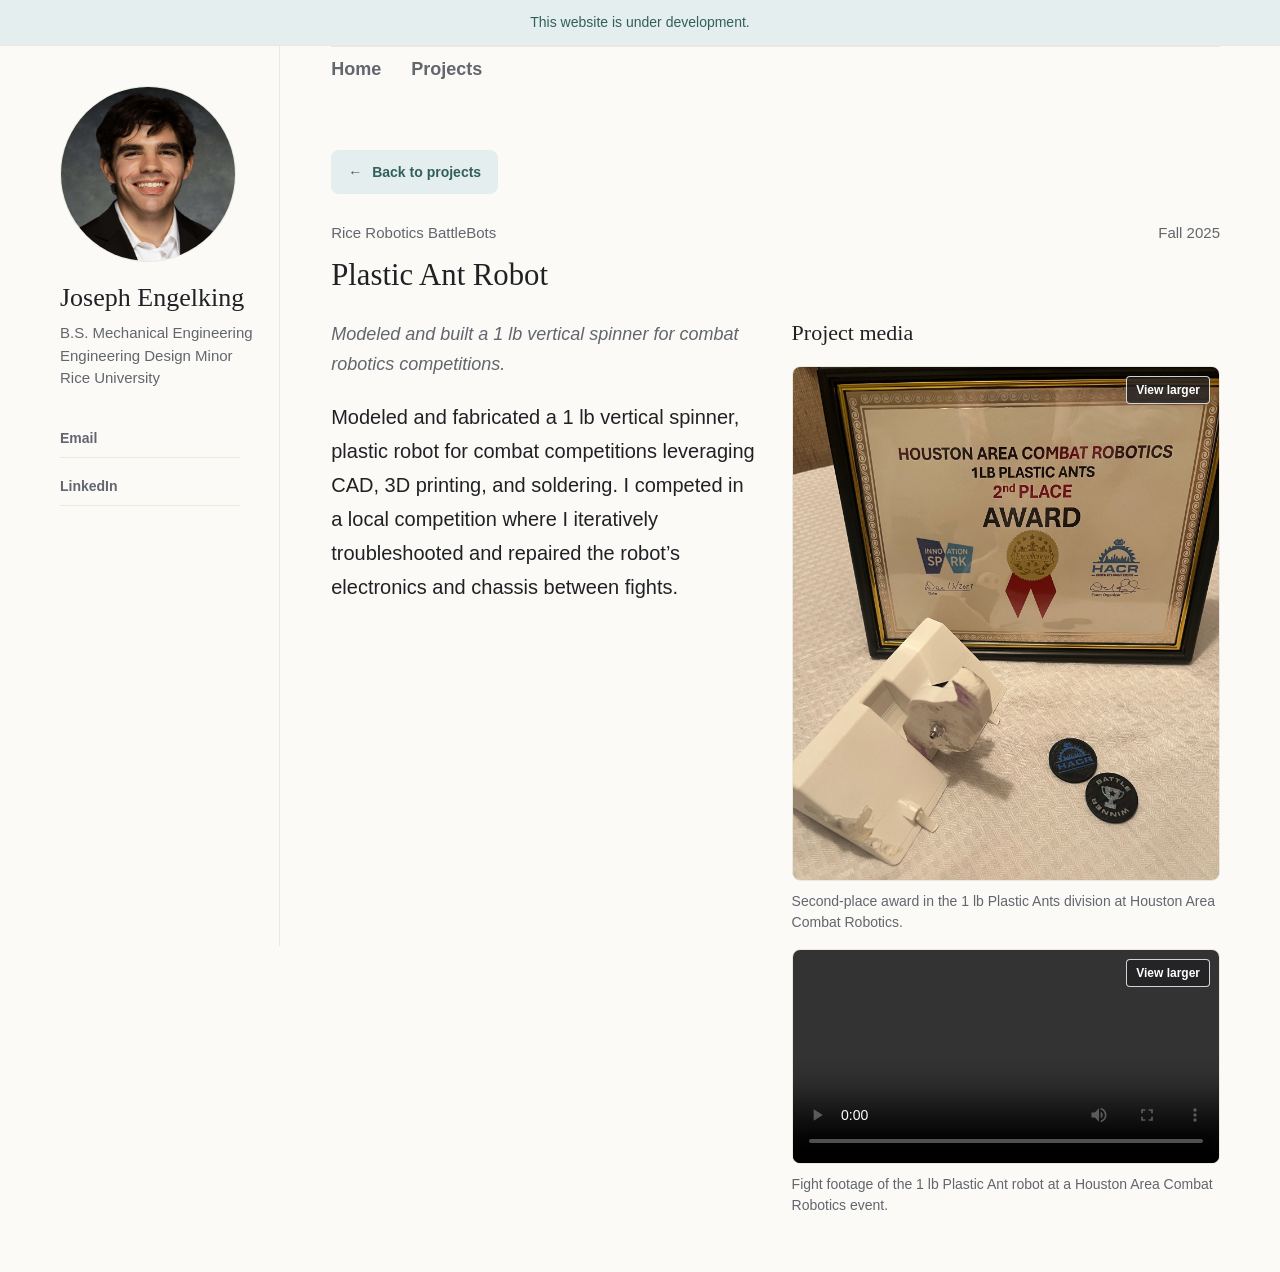
<file: projects/plastic-ant-robot-abraham/index.html>
<!DOCTYPE html><html lang="en"><head><meta charSet="utf-8"/><meta name="viewport" content="width=device-width, initial-scale=1"/><link rel="preload" href="/headshot-display.webp" as="image"/><link rel="stylesheet" href="/_next/static/chunks/0_vr8rklkvac8.css" data-precedence="next"/><link rel="preload" as="script" fetchPriority="low" href="/_next/static/chunks/310vm2bl3xxpt.js"/><script src="/_next/static/chunks/1wnov70f88xjy.js" async=""></script><script src="/_next/static/chunks/23e6jep2anmtk.js" async=""></script><script src="/_next/static/chunks/0c98xzjfks9hq.js" async=""></script><script src="/_next/static/chunks/turbopack-2u1d16houkiyo.js" async=""></script><script src="/_next/static/chunks/3qfy96eoyh-ek.js" async=""></script><script src="/_next/static/chunks/1ddffc-1ei7ho.js" async=""></script><title>Plastic Ant Robot | Joseph Engelking</title><meta name="description" content="Joseph Engelking, mechanical engineering student at Rice University. Projects in robotics, prosthetics, controls, and human-centered systems."/><script src="/_next/static/chunks/0cz1d0mv5g_q7.js" noModule=""></script></head><body><div hidden=""><!--$--><!--/$--></div><div class="developmentNotice" id="top" role="note">This website is under development.</div><main class="pageShell"><aside class="profileSidebar" aria-label="Profile and contact"><img class="profilePhoto" src="/headshot-display.webp" alt="Joseph Engelking" width="176" height="176"/><h1>Joseph Engelking</h1><p class="profileRole">B.S. Mechanical Engineering<br/>Engineering Design Minor<br/>Rice University</p><div class="sidebarLinks"><a href="mailto:jerich@duck.com">Email</a><a href="https://www.linkedin.com/in/josephengelking" target="_blank" rel="noreferrer">LinkedIn</a></div></aside><div class="contentColumn"><nav aria-label="Primary navigation"><a href="/">Home</a><a href="/#work">Projects</a></nav><section class="projectDetail"><a class="projectBackLink" href="/#work"><span aria-hidden="true">←</span>Back to projects</a><div class="meta"><span>Rice Robotics BattleBots</span><span class="projectDate">Fall 2025</span></div><h2>Plastic Ant Robot</h2><div class="projectDetailColumns"><div class="projectDescription"><p class="projectDetailSummary">Modeled and built a 1 lb vertical spinner for combat robotics competitions.</p><div class="projectDetails"><p>Modeled and fabricated a 1 lb vertical spinner, plastic robot for combat competitions leveraging CAD, 3D printing, and soldering. I competed in a local competition where I iteratively troubleshooted and repaired the robot’s electronics and chassis between fights.</p></div></div><div class="projectMediaColumn"><h3>Project media</h3><div class="projectDetails"><figure><button class="projectImageTrigger" type="button" aria-label="View Second-place award for the 1 lb Plastic Ants division at Houston Area Combat Robotics at full size" title="View larger"><img src="/projects/plastic-ant-robot-award.jpg" sizes="(max-width: 900px) calc(100vw - 64px), 500px" alt="Second-place award for the 1 lb Plastic Ants division at Houston Area Combat Robotics" loading="lazy"/><span class="projectMediaOpen">View larger</span></button><figcaption>Second-place award in the 1 lb Plastic Ants division at Houston Area Combat Robotics.</figcaption></figure><figure><div class="projectVideoFrame"><video controls="" preload="metadata" src="/projects/plastic-ant-robot-fight.mp4" aria-label="Plastic Ant robot fight"></video><button class="projectMediaOpen projectVideoOpen" type="button" aria-label="View Plastic Ant robot fight larger" title="View larger">View larger</button></div><figcaption>Fight footage of the 1 lb Plastic Ant robot at a Houston Area Combat Robotics event.</figcaption></figure></div></div></div></section></div></main><!--$--><!--/$--><script id="_R_">(globalThis["TURBOPACK"] || (globalThis["TURBOPACK"] = [])).push({"otherChunks":["static/chunks/310vm2bl3xxpt.js","static/chunks/1wnov70f88xjy.js","static/chunks/23e6jep2anmtk.js","static/chunks/0c98xzjfks9hq.js"],"runtimeModuleIds":[94553]});</script><script src="/_next/static/chunks/310vm2bl3xxpt.js" async=""></script><script>(self.__next_f=self.__next_f||[]).push([0])</script><script>self.__next_f.push([1,"1:\"$Sreact.fragment\"\n2:\"/_next/static/chunks/3qfy96eoyh-ek.js\"\n3:I[39756,[\"$2\"],\"default\"]\n4:I[37457,[\"$2\"],\"default\"]\na:I[97367,[\"$2\"],\"OutletBoundary\"]\nb:\"$Sreact.suspense\"\nd:\"ViewportBoundary\"\ne:I[97367,[\"$2\"],\"$d\"]\n10:\"MetadataBoundary\"\n11:I[97367,[\"$2\"],\"$10\"]\n13:I[68027,[\"$2\"],\"default\",1]\n:HL[\"/_next/static/chunks/0_vr8rklkvac8.css\",\"style\"]\n6:X\n8:[[\"children\",{\"s\":\"__PAGE__\",\"h\":512,\"d\":{\"r\":[\"$\",\"$1\",\"c\",{\"children\":[\"$L9\",[[\"$\",\"script\",\"script-0\",{\"src\":\"/_next/static/chunks/1ddffc-1ei7ho.js\",\"async\":true,\"nonce\":\"$undefined\"}]],[\"$\",\"$La\",null,{\"children\":[\"$\",\"$b\",null,{\"name\":\"Next.MetadataOutlet\",\"children\":\"$@c\"}]}]]}],\"p\":false,\"v\":null}}]]\n7:[[\"children\",{\"s\":{\"n\":\"slug\",\"t\":\"d\",\"k\":\"plastic-ant-robot-abraham\",\"s\":[]},\"h\":512,\"d\":{\"r\":[\"$\",\"$1\",\"c\",{\"children\":[null,[\"$\",\"$L3\",null,{\"parallelRouterKey\":\"children\",\"error\":\"$undefined\",\"errorStyles\":\"$undefined\",\"errorScripts\":\"$undefined\",\"template\":[\"$\",\"$L4\",null,{}],\"templateStyles\":\"$undefined\",\"templateScripts\":\"$undefined\",\"notFound\":\"$undefined\",\"forbidden\":\"$undefined\",\"unauthorized\":\"$undefined\"}]]}],\"p\":false,\"v\":\"$6\"},\"c\":\"$Q8\"}]]\n5:[[\"children\",{\"s\":\"projects\",\"h\":512,\"d\":{\"r\":[\"$\",\"$1\",\"c\",{\"children\":[null,[\"$\",\"$L3\",null,{\"parallelRouterKey\":\"children\",\"error\":\"$undefined\",\"errorStyles\":\"$undefined\",\"errorScripts\":\"$undefined\",\"template\":[\"$\",\"$L4\",null,{}],\"templateStyles\":\"$undefined\",\"templateScripts\":\"$undefined\",\"notFound\":\"$undefined\",\"forbidden\":\"$undefined\",\"unauthorized\":\"$undefined\"}]]}],\"p\":false,\"v\":\"$6\"},\"c\":\"$Q7\"}]]\n0:{\"P\":null,\"c\":[\"\",\"projects\",\"plastic-ant-robot-abraham\",\"\"],\"q\":\"\",\"i\":false,\"t\":{\"t\":{\"s\":\"\",\"h\":528,\"d\":{\"r\":[\"$\",\"$1\",\"c\",{\"children\":[[[\"$\",\"link\",\"0\",{\"rel\":\"stylesheet\",\"href\":\"/_next/static/chunks/0_vr8rklkvac8.css\",\"precedence\":\"next\",\"crossOrigin\":\"$undefined\",\"nonce\":\"$undefined\"}],[\"$\",\"script\",\"script-0\",{\"src\":\"/_next/static/chunks/3qfy96eoyh-ek.js\",\"async\":true,\"nonce\":\"$undefined\"}]],[\"$\",\"html\",null,{\"lang\":\"en\",\"children\":[\"$\",\"body\",null,{\"children\":[[\"$\",\"div\",null,{\"className\":\"developmentNotice\",\"id\":\"top\",\"role\":\"note\",\"children\":\"This website is under development.\"}],[\"$\",\"$L3\",null,{\"parallelRouterKey\":\"children\",\"error\":\"$undefined\",\"errorStyles\":\"$undefined\",\"errorScripts\":\"$undefined\",\"template\":[\"$\",\"$L4\",null,{}],\"templateStyles\":\"$undefined\",\"templateScripts\":\"$undefined\",\"notFound\":[[[\"$\",\"title\",null,{\"children\":\"404: This page could not be found.\"}],[\"$\",\"div\",null,{\"style\":{\"fontFamily\":\"system-ui,\\\"Segoe UI\\\",Roboto,Helvetica,Arial,sans-serif,\\\"Apple Color Emoji\\\",\\\"Segoe UI Emoji\\\"\",\"height\":\"100vh\",\"textAlign\":\"center\",\"display\":\"flex\",\"flexDirection\":\"column\",\"alignItems\":\"center\",\"justifyContent\":\"center\"},\"children\":[\"$\",\"div\",null,{\"children\":[[\"$\",\"style\",null,{\"dangerouslySetInnerHTML\":{\"__html\":\"body{color:#000;background:#fff;margin:0}.next-error-h1{border-right:1px solid rgba(0,0,0,.3)}@media (prefers-color-scheme:dark){body{color:#fff;background:#000}.next-error-h1{border-right:1px solid rgba(255,255,255,.3)}}\"}}],[\"$\",\"h1\",null,{\"className\":\"next-error-h1\",\"style\":{\"display\":\"inline-block\",\"margin\":\"0 20px 0 0\",\"padding\":\"0 23px 0 0\",\"fontSize\":24,\"fontWeight\":500,\"verticalAlign\":\"top\",\"lineHeight\":\"49px\"},\"children\":404}],[\"$\",\"div\",null,{\"style\":{\"display\":\"inline-block\"},\"children\":[\"$\",\"h2\",null,{\"style\":{\"fontSize\":14,\"fontWeight\":400,\"lineHeight\":\"49px\",\"margin\":0},\"children\":\"This page could not be found.\"}]}]]}]}]],[]],\"forbidden\":\"$undefined\",\"unauthorized\":\"$undefined\"}]]}]}]]}],\"p\":false,\"v\":null},\"c\":\"$Q5\"},\"h\":{\"r\":[\"$\",\"$1\",\"h\",{\"children\":[null,[\"$\",\"$Le\",null,{\"children\":\"$Lf\"}],[\"$\",\"$L11\",null,{\"children\":[[\"$\",\"div\",null,{\"hidden\":true,\"children\":[\"$\",\"$b\",null,{\"name\":\"Next.Metadata\",\"children\":\"$L12\"}]}],null]}],null]}],\"p\":false,\"v\":null}},\"m\":\"$undefined\",\"G\":[\"$13\",[[\"$\",\"link\",\"0\",{\"rel\":\"stylesheet\",\"href\":\"/_next/static/chunks/0_vr8rklkvac8.css\",\"precedence\":\"next\",\"crossOrigin\":\"$undefined\",\"nonce\":\"$undefined\"}]]],\"S\":true,\"r\":\"$undefined\",\"s\":\"$undefined\",\"a\":\"$undefined\",\"l\":\"$undefined\",\"p\":\"$undefined\",\"d\":\"$undefined\",\"b\":\"ztqSgs4ZdM0WcELcbBiLu\"}\n14:\"/_next/static/chunks/1ddffc-1ei7ho.js\"\n15:I[22016,[\"$2\",\"$14\"],\"\"]\n16:I[57867,[\"$2\",\"$14\"],\"default\"]\n:HL[\"/headshot-display.webp\",\"image\"]\n6:C\n9:[\"$\",\"main\",null,{\"className\":\"pageShell\",\"children\":[[\"$\",\"aside\",null,{\"className\":\"profileSidebar\",\"aria-label\":\"Profile and contact\",\"children\":[[\"$\",\"img\",null,{\"className\":\"profilePhoto\",\"src\":\"/headshot-display.webp\",\"alt\":\"Joseph Engelking\",\"width\":176,\"height\":176}],[\"$\",\"h1\",null,{\"children\":\"Joseph Engelking\"}],[\"$\",\"p\",null,{\"className\":\"profileRole\",\"children\":[\"B.S. Mechanical Engineering\",[\"$\",\"br\",null,{}],\"Engineering Design Minor\",[\"$\",\"br\",null,{}],\"Rice University\"]}],[\"$\",\"div\",null,{\"className\":\"sidebarLinks\",\"children\":[[\"$\",\"a\",null,{\"href\":\"mailto:jerich@duck.com\",\"children\":\"Email\"}],[\"$\",\"a\",null,{\"href\":\"https://www.linkedin.com/in/josephengelking\",\"target\":\"_blank\",\"rel\":\"noreferrer\",\"children\":\"LinkedIn\"}],null]}]]}],[\"$\",\"div\",null,{\"className\":\"contentColumn\",\"children\":[[\"$\",\"nav\",null,{\"aria-label\":\"Primary navigation\",\"children\":[[\"$\",\"$L15\",null,{\"href\":\"/\",\"children\":\"Home\"}],[\"$\",\"$L15\",null,{\"href\":\"/#work\",\"children\":\"Projects\"}],null]}],[\"$\",\"section\",null,{\"className\":\"projectDetail\",\"children\":[[\"$\",\"$L15\",null,{\"className\":\"projectBackLink\",\"href\":\"/#work\",\"children\":[[\"$\",\"span\",null,{\"aria-hidden\":\"true\",\"children\":\"←\"}],\"Back to projects\"]}],[\"$\",\"div\",null,{\"className\":\"meta\",\"children\":[[\"$\",\"span\",null,{\"children\":\"Rice Robotics BattleBots\"}],[\"$\",\"span\",null,{\"className\":\"projectDate\",\"children\":\"Fall 2025\"}]]}],[\"$\",\"h2\",null,{\"children\":\"Plastic Ant Robot\"}],[\"$\",\"div\",null,{\"className\":\"projectDetailColumns\",\"children\":[[\"$\",\"div\",null,{\"className\":\"projectDescription\",\"children\":[[\"$\",\"p\",null,{\"className\":\"projectDetailSummary\",\"children\":\"Modeled and built a 1 lb vertical spinner for combat robotics competitions.\"}],[\"$\",\"$L16\",null,{\"blocks\":[{\"type\":\"text\",\"text\":\"Modeled and fabricated a 1 lb vertical spinner, plastic robot for combat competitions leveraging CAD, 3D printing, and soldering. I competed in a local competition where I iteratively troubleshooted and repaired the robot’s electronics and chassis between fights.\"}]}]]}],[\"$\",\"div\",null,{\"className\":\"projectMediaColumn\",\"children\":[[\"$\",\"h3\",null,{\"children\":\"Project media\"}],[\"$\",\"$L16\",null,{\"blocks\":[{\"type\":\"image\",\"src\":\"/projects/plastic-ant-robot-award.jpg\",\"alt\":\"Second-place award for the 1 lb Plastic Ants division at Houston Area Combat Robotics\",\"caption\":\"Second-place award in the 1 lb Plastic Ants division at Houston Area Combat Robotics.\"},{\"type\":\"video\",\"src\":\"/projects/plastic-ant-robot-fight.mp4\",\"title\":\"Plastic Ant robot fight\",\"caption\":\"Fight footage of the 1 lb Plastic Ant robot at a Houston Area Combat Robotics event.\"}]}],\"$undefined\"]}]]}]]}]]}]]}]\nf:[[\"$\",\"meta\",\"0\",{\"charSet\":\"utf-8\"}],[\"$\",\"meta\",\"1\",{\"name\":\"viewport\",\"content\":\"width=device-width, initial-scale=1\"}]]\nc:null\n12:[[\"$\",\"title\",\"0\",{\"children\":\"Plastic Ant Robot | Joseph Engelking\"}],[\"$\",\"meta\",\"1\",{\"name\":\"description\",\"content\":\"Joseph Engelking, mechanical engineering student at Rice University. Projects in robotics, prosthetics, controls, and human-centered systems.\"}]]\n"])</script></body></html>
</file>
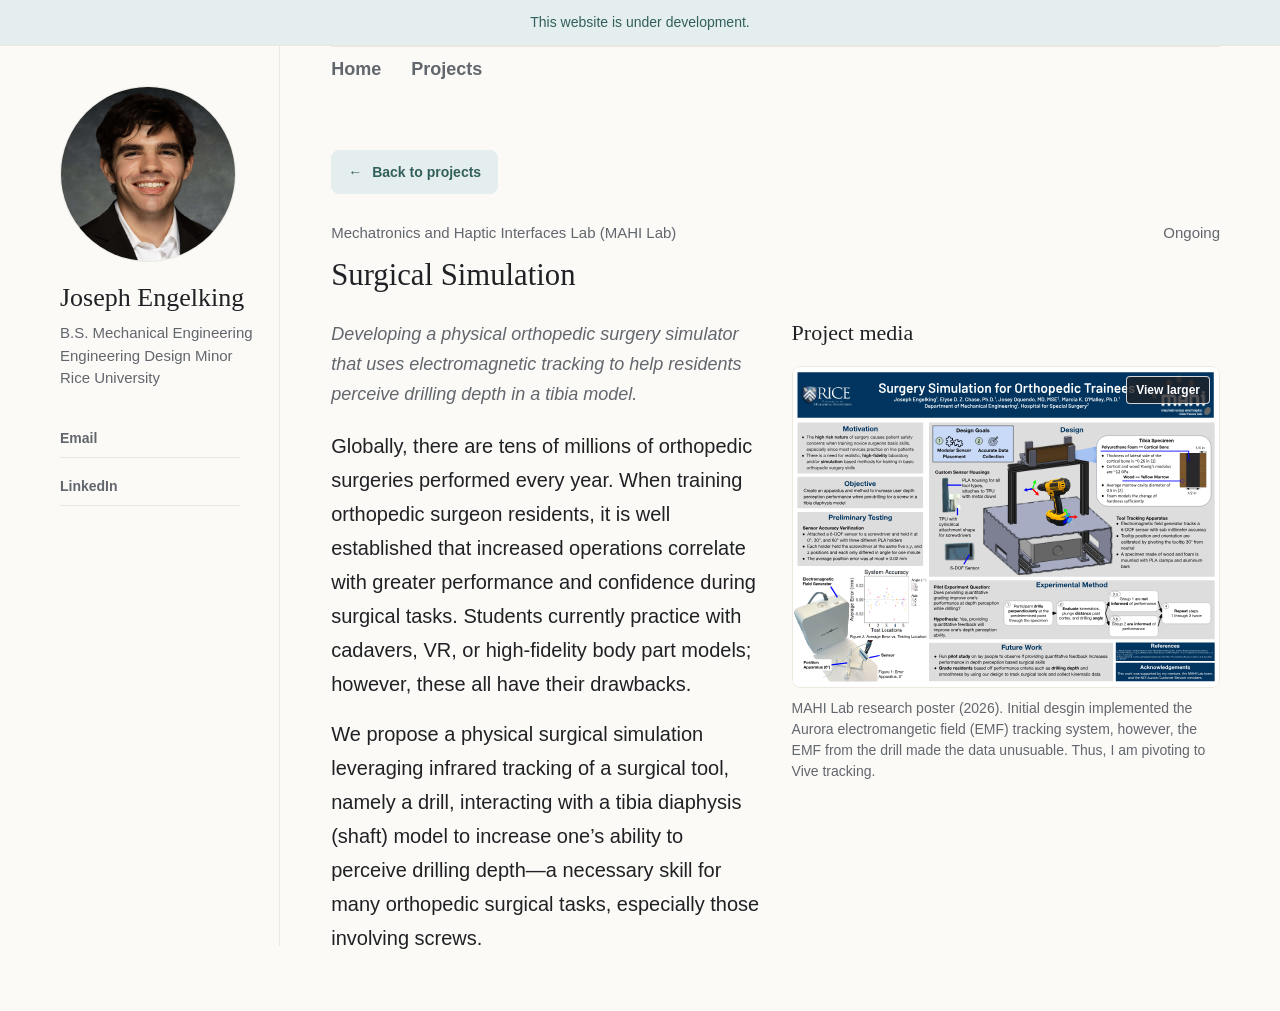
<file: projects/surgical-simulation-emf-tracking/index.html>
<!DOCTYPE html><html lang="en"><head><meta charSet="utf-8"/><meta name="viewport" content="width=device-width, initial-scale=1"/><link rel="preload" href="/headshot-display.webp" as="image"/><link rel="stylesheet" href="/_next/static/chunks/0_vr8rklkvac8.css" data-precedence="next"/><link rel="preload" as="script" fetchPriority="low" href="/_next/static/chunks/310vm2bl3xxpt.js"/><script src="/_next/static/chunks/1wnov70f88xjy.js" async=""></script><script src="/_next/static/chunks/23e6jep2anmtk.js" async=""></script><script src="/_next/static/chunks/0c98xzjfks9hq.js" async=""></script><script src="/_next/static/chunks/turbopack-2u1d16houkiyo.js" async=""></script><script src="/_next/static/chunks/3qfy96eoyh-ek.js" async=""></script><script src="/_next/static/chunks/1ddffc-1ei7ho.js" async=""></script><title>Surgical Simulation | Joseph Engelking</title><meta name="description" content="Joseph Engelking, mechanical engineering student at Rice University. Projects in robotics, prosthetics, controls, and human-centered systems."/><script src="/_next/static/chunks/0cz1d0mv5g_q7.js" noModule=""></script></head><body><div hidden=""><!--$--><!--/$--></div><div class="developmentNotice" id="top" role="note">This website is under development.</div><main class="pageShell"><aside class="profileSidebar" aria-label="Profile and contact"><img class="profilePhoto" src="/headshot-display.webp" alt="Joseph Engelking" width="176" height="176"/><h1>Joseph Engelking</h1><p class="profileRole">B.S. Mechanical Engineering<br/>Engineering Design Minor<br/>Rice University</p><div class="sidebarLinks"><a href="mailto:jerich@duck.com">Email</a><a href="https://www.linkedin.com/in/josephengelking" target="_blank" rel="noreferrer">LinkedIn</a></div></aside><div class="contentColumn"><nav aria-label="Primary navigation"><a href="/">Home</a><a href="/#work">Projects</a></nav><section class="projectDetail"><a class="projectBackLink" href="/#work"><span aria-hidden="true">←</span>Back to projects</a><div class="meta"><span>Mechatronics and Haptic Interfaces Lab (MAHI Lab)</span><span class="projectDate">Ongoing</span></div><h2>Surgical Simulation</h2><div class="projectDetailColumns"><div class="projectDescription"><p class="projectDetailSummary">Developing a physical orthopedic surgery simulator that uses electromagnetic tracking to help residents perceive drilling depth in a tibia model.</p><div class="projectDetails"><p>Globally, there are tens of millions of orthopedic surgeries performed every year. When training orthopedic surgeon residents, it is well established that increased operations correlate with greater performance and confidence during surgical tasks. Students currently practice with cadavers, VR, or high-fidelity body part models; however, these all have their drawbacks.</p><p>We propose a physical surgical simulation leveraging infrared tracking of a surgical tool, namely a drill, interacting with a tibia diaphysis (shaft) model to increase one’s ability to perceive drilling depth—a necessary skill for many orthopedic surgical tasks, especially those involving screws.</p></div></div><div class="projectMediaColumn"><h3>Project media</h3><div class="projectDetails"><figure><button class="projectImageTrigger" type="button" aria-label="View 2026 MAHI Lab research poster on a surgical simulator for tibia drilling at full size" title="View larger"><img src="/projects/surgical-simulation-poster.svg" sizes="(max-width: 900px) calc(100vw - 64px), 500px" alt="2026 MAHI Lab research poster on a surgical simulator for tibia drilling" loading="lazy"/><span class="projectMediaOpen">View larger</span></button><figcaption>MAHI Lab research poster (2026). Initial desgin implemented the Aurora electromangetic field (EMF) tracking system, however, the EMF from the drill made the data unusuable. Thus, I am pivoting to Vive tracking.</figcaption></figure></div></div></div></section></div></main><!--$--><!--/$--><script id="_R_">(globalThis["TURBOPACK"] || (globalThis["TURBOPACK"] = [])).push({"otherChunks":["static/chunks/310vm2bl3xxpt.js","static/chunks/1wnov70f88xjy.js","static/chunks/23e6jep2anmtk.js","static/chunks/0c98xzjfks9hq.js"],"runtimeModuleIds":[94553]});</script><script src="/_next/static/chunks/310vm2bl3xxpt.js" async=""></script><script>(self.__next_f=self.__next_f||[]).push([0])</script><script>self.__next_f.push([1,"1:\"$Sreact.fragment\"\n2:\"/_next/static/chunks/3qfy96eoyh-ek.js\"\n3:I[39756,[\"$2\"],\"default\"]\n4:I[37457,[\"$2\"],\"default\"]\na:I[97367,[\"$2\"],\"OutletBoundary\"]\nb:\"$Sreact.suspense\"\nd:\"ViewportBoundary\"\ne:I[97367,[\"$2\"],\"$d\"]\n10:\"MetadataBoundary\"\n11:I[97367,[\"$2\"],\"$10\"]\n13:I[68027,[\"$2\"],\"default\",1]\n:HL[\"/_next/static/chunks/0_vr8rklkvac8.css\",\"style\"]\n6:X\n8:[[\"children\",{\"s\":\"__PAGE__\",\"h\":512,\"d\":{\"r\":[\"$\",\"$1\",\"c\",{\"children\":[\"$L9\",[[\"$\",\"script\",\"script-0\",{\"src\":\"/_next/static/chunks/1ddffc-1ei7ho.js\",\"async\":true,\"nonce\":\"$undefined\"}]],[\"$\",\"$La\",null,{\"children\":[\"$\",\"$b\",null,{\"name\":\"Next.MetadataOutlet\",\"children\":\"$@c\"}]}]]}],\"p\":false,\"v\":null}}]]\n7:[[\"children\",{\"s\":{\"n\":\"slug\",\"t\":\"d\",\"k\":\"surgical-simulation-emf-tracking\",\"s\":[]},\"h\":512,\"d\":{\"r\":[\"$\",\"$1\",\"c\",{\"children\":[null,[\"$\",\"$L3\",null,{\"parallelRouterKey\":\"children\",\"error\":\"$undefined\",\"errorStyles\":\"$undefined\",\"errorScripts\":\"$undefined\",\"template\":[\"$\",\"$L4\",null,{}],\"templateStyles\":\"$undefined\",\"templateScripts\":\"$undefined\",\"notFound\":\"$undefined\",\"forbidden\":\"$undefined\",\"unauthorized\":\"$undefined\"}]]}],\"p\":false,\"v\":\"$6\"},\"c\":\"$Q8\"}]]\n5:[[\"children\",{\"s\":\"projects\",\"h\":512,\"d\":{\"r\":[\"$\",\"$1\",\"c\",{\"children\":[null,[\"$\",\"$L3\",null,{\"parallelRouterKey\":\"children\",\"error\":\"$undefined\",\"errorStyles\":\"$undefined\",\"errorScripts\":\"$undefined\",\"template\":[\"$\",\"$L4\",null,{}],\"templateStyles\":\"$undefined\",\"templateScripts\":\"$undefined\",\"notFound\":\"$undefined\",\"forbidden\":\"$undefined\",\"unauthorized\":\"$undefined\"}]]}],\"p\":false,\"v\":\"$6\"},\"c\":\"$Q7\"}]]\n0:{\"P\":null,\"c\":[\"\",\"projects\",\"surgical-simulation-emf-tracking\",\"\"],\"q\":\"\",\"i\":false,\"t\":{\"t\":{\"s\":\"\",\"h\":528,\"d\":{\"r\":[\"$\",\"$1\",\"c\",{\"children\":[[[\"$\",\"link\",\"0\",{\"rel\":\"stylesheet\",\"href\":\"/_next/static/chunks/0_vr8rklkvac8.css\",\"precedence\":\"next\",\"crossOrigin\":\"$undefined\",\"nonce\":\"$undefined\"}],[\"$\",\"script\",\"script-0\",{\"src\":\"/_next/static/chunks/3qfy96eoyh-ek.js\",\"async\":true,\"nonce\":\"$undefined\"}]],[\"$\",\"html\",null,{\"lang\":\"en\",\"children\":[\"$\",\"body\",null,{\"children\":[[\"$\",\"div\",null,{\"className\":\"developmentNotice\",\"id\":\"top\",\"role\":\"note\",\"children\":\"This website is under development.\"}],[\"$\",\"$L3\",null,{\"parallelRouterKey\":\"children\",\"error\":\"$undefined\",\"errorStyles\":\"$undefined\",\"errorScripts\":\"$undefined\",\"template\":[\"$\",\"$L4\",null,{}],\"templateStyles\":\"$undefined\",\"templateScripts\":\"$undefined\",\"notFound\":[[[\"$\",\"title\",null,{\"children\":\"404: This page could not be found.\"}],[\"$\",\"div\",null,{\"style\":{\"fontFamily\":\"system-ui,\\\"Segoe UI\\\",Roboto,Helvetica,Arial,sans-serif,\\\"Apple Color Emoji\\\",\\\"Segoe UI Emoji\\\"\",\"height\":\"100vh\",\"textAlign\":\"center\",\"display\":\"flex\",\"flexDirection\":\"column\",\"alignItems\":\"center\",\"justifyContent\":\"center\"},\"children\":[\"$\",\"div\",null,{\"children\":[[\"$\",\"style\",null,{\"dangerouslySetInnerHTML\":{\"__html\":\"body{color:#000;background:#fff;margin:0}.next-error-h1{border-right:1px solid rgba(0,0,0,.3)}@media (prefers-color-scheme:dark){body{color:#fff;background:#000}.next-error-h1{border-right:1px solid rgba(255,255,255,.3)}}\"}}],[\"$\",\"h1\",null,{\"className\":\"next-error-h1\",\"style\":{\"display\":\"inline-block\",\"margin\":\"0 20px 0 0\",\"padding\":\"0 23px 0 0\",\"fontSize\":24,\"fontWeight\":500,\"verticalAlign\":\"top\",\"lineHeight\":\"49px\"},\"children\":404}],[\"$\",\"div\",null,{\"style\":{\"display\":\"inline-block\"},\"children\":[\"$\",\"h2\",null,{\"style\":{\"fontSize\":14,\"fontWeight\":400,\"lineHeight\":\"49px\",\"margin\":0},\"children\":\"This page could not be found.\"}]}]]}]}]],[]],\"forbidden\":\"$undefined\",\"unauthorized\":\"$undefined\"}]]}]}]]}],\"p\":false,\"v\":null},\"c\":\"$Q5\"},\"h\":{\"r\":[\"$\",\"$1\",\"h\",{\"children\":[null,[\"$\",\"$Le\",null,{\"children\":\"$Lf\"}],[\"$\",\"$L11\",null,{\"children\":[[\"$\",\"div\",null,{\"hidden\":true,\"children\":[\"$\",\"$b\",null,{\"name\":\"Next.Metadata\",\"children\":\"$L12\"}]}],null]}],null]}],\"p\":false,\"v\":null}},\"m\":\"$undefined\",\"G\":[\"$13\",[[\"$\",\"link\",\"0\",{\"rel\":\"stylesheet\",\"href\":\"/_next/static/chunks/0_vr8rklkvac8.css\",\"precedence\":\"next\",\"crossOrigin\":\"$undefined\",\"nonce\":\"$undefined\"}]]],\"S\":true,\"r\":\"$undefined\",\"s\":\"$undefined\",\"a\":\"$undefined\",\"l\":\"$undefined\",\"p\":\"$undefined\",\"d\":\"$undefined\",\"b\":\"ztqSgs4ZdM0WcELcbBiLu\"}\n14:\"/_next/static/chunks/1ddffc-1ei7ho.js\"\n15:I[22016,[\"$2\",\"$14\"],\"\"]\n16:I[57867,[\"$2\",\"$14\"],\"default\"]\n:HL[\"/headshot-display.webp\",\"image\"]\n6:C\n9:[\"$\",\"main\",null,{\"className\":\"pageShell\",\"children\":[[\"$\",\"aside\",null,{\"className\":\"profileSidebar\",\"aria-label\":\"Profile and contact\",\"children\":[[\"$\",\"img\",null,{\"className\":\"profilePhoto\",\"src\":\"/headshot-display.webp\",\"alt\":\"Joseph Engelking\",\"width\":176,\"height\":176}],[\"$\",\"h1\",null,{\"children\":\"Joseph Engelking\"}],[\"$\",\"p\",null,{\"className\":\"profileRole\",\"children\":[\"B.S. Mechanical Engineering\",[\"$\",\"br\",null,{}],\"Engineering Design Minor\",[\"$\",\"br\",null,{}],\"Rice University\"]}],[\"$\",\"div\",null,{\"className\":\"sidebarLinks\",\"children\":[[\"$\",\"a\",null,{\"href\":\"mailto:jerich@duck.com\",\"children\":\"Email\"}],[\"$\",\"a\",null,{\"href\":\"https://www.linkedin.com/in/josephengelking\",\"target\":\"_blank\",\"rel\":\"noreferrer\",\"children\":\"LinkedIn\"}],null]}]]}],[\"$\",\"div\",null,{\"className\":\"contentColumn\",\"children\":[[\"$\",\"nav\",null,{\"aria-label\":\"Primary navigation\",\"children\":[[\"$\",\"$L15\",null,{\"href\":\"/\",\"children\":\"Home\"}],[\"$\",\"$L15\",null,{\"href\":\"/#work\",\"children\":\"Projects\"}],null]}],[\"$\",\"section\",null,{\"className\":\"projectDetail\",\"children\":[[\"$\",\"$L15\",null,{\"className\":\"projectBackLink\",\"href\":\"/#work\",\"children\":[[\"$\",\"span\",null,{\"aria-hidden\":\"true\",\"children\":\"←\"}],\"Back to projects\"]}],[\"$\",\"div\",null,{\"className\":\"meta\",\"children\":[[\"$\",\"span\",null,{\"children\":\"Mechatronics and Haptic Interfaces Lab (MAHI Lab)\"}],[\"$\",\"span\",null,{\"className\":\"projectDate\",\"children\":\"Ongoing\"}]]}],[\"$\",\"h2\",null,{\"children\":\"Surgical Simulation\"}],[\"$\",\"div\",null,{\"className\":\"projectDetailColumns\",\"children\":[[\"$\",\"div\",null,{\"className\":\"projectDescription\",\"children\":[[\"$\",\"p\",null,{\"className\":\"projectDetailSummary\",\"children\":\"Developing a physical orthopedic surgery simulator that uses electromagnetic tracking to help residents perceive drilling depth in a tibia model.\"}],[\"$\",\"$L16\",null,{\"blocks\":[{\"type\":\"text\",\"text\":\"Globally, there are tens of millions of orthopedic surgeries performed every year. When training orthopedic surgeon residents, it is well established that increased operations correlate with greater performance and confidence during surgical tasks. Students currently practice with cadavers, VR, or high-fidelity body part models; however, these all have their drawbacks.\"},{\"type\":\"text\",\"text\":\"We propose a physical surgical simulation leveraging infrared tracking of a surgical tool, namely a drill, interacting with a tibia diaphysis (shaft) model to increase one’s ability to perceive drilling depth—a necessary skill for many orthopedic surgical tasks, especially those involving screws.\"}]}]]}],[\"$\",\"div\",null,{\"className\":\"projectMediaColumn\",\"children\":[[\"$\",\"h3\",null,{\"children\":\"Project media\"}],[\"$\",\"$L16\",null,{\"blocks\":[{\"type\":\"image\",\"src\":\"/projects/surgical-simulation-poster.svg\",\"alt\":\"2026 MAHI Lab research poster on a surgical simulator for tibia drilling\",\"caption\":\"MAHI Lab research poster (2026). Initial desgin implemented the Aurora electromangetic field (EMF) tracking system, however, the EMF from the drill made the data unusuable. Thus, I am pivoting to Vive tracking.\"}]}],\"$undefined\"]}]]}]]}]]}]]}]\nf:[[\"$\",\"meta\",\"0\",{\"charSet\":\"utf-8\"}],[\"$\",\"meta\",\"1\",{\"name\":\"viewport\",\"content\":\"width=device-width, initial-scale=1\"}]]\nc:null\n12:[[\"$\",\"title\",\"0\",{\"children\":\"Surgical Simulation | Joseph Engelking\"}],[\"$\",\"meta\",\"1\",{\"name\":\"description\",\"content\":\"Joseph Engelking, mechanical engineering student at Rice University. Projects in robotics, prosthetics, controls, and human-centered systems.\"}]]\n"])</script></body></html>
</file>
<file: _next/static/chunks/0_vr8rklkvac8.css>
:root{--paper:#fbfaf7;--panel:#fff;--ink:#202124;--muted:#62666d;--soft:#ece8df;--accent:#315f5c;--accent-light:#e5eeee}*{box-sizing:border-box}html{scroll-behavior:smooth}body{background:var(--paper);color:var(--ink);margin:0;font-family:Arial,Helvetica,sans-serif}a{color:inherit;text-decoration:none}::selection{background:var(--accent);color:#fff}.developmentNotice{background:var(--accent-light);color:var(--accent);border-bottom:1px solid var(--soft);text-align:center;padding:12px 28px;font-size:14px;font-weight:500;line-height:1.5}.pageShell{grid-template-columns:220px minmax(0,1fr);column-gap:clamp(32px,4vw,52px);width:min(1160px,100% - 64px);min-height:100vh;margin:0 auto;display:grid}.profileSidebar{border-right:1px solid var(--soft);align-self:start;min-height:100vh;padding:40px 24px 32px 0;position:sticky;top:0}.profilePhoto{object-fit:cover;object-position:center 20%;border:1px solid var(--soft);background:var(--accent-light);border-radius:50%;width:176px;height:176px;display:block}.profileSidebar h1{max-width:220px;margin:22px 0 10px;font-family:Georgia,Times New Roman,serif;font-size:26px;font-weight:400;line-height:1.08}.profileRole,.profileSchool{max-width:220px;color:var(--muted);margin:0;font-size:15px;font-weight:500;line-height:1.5}.profileSchool{color:var(--accent);margin-top:4px;font-weight:700}.sidebarLinks{gap:10px;max-width:180px;margin-top:30px;display:grid}.sidebarLinks a{min-height:38px;color:var(--muted);border-bottom:1px solid var(--soft);align-items:center;font-size:14px;font-weight:700;display:inline-flex}.sidebarLinks a:hover{color:var(--accent)}.contentColumn{min-width:0}nav{min-height:48px;color:var(--muted);border-top:1px solid var(--soft);align-items:center;gap:30px;margin:0;font-size:16px;display:flex}nav a{border-bottom:2px solid #0000;align-items:center;min-height:2.5em;font-weight:700;display:inline-flex}nav a:hover{color:var(--ink);border-bottom-color:var(--accent)}@media (min-width:48em){nav{font-size:18px}}.hero{border-bottom:1px solid var(--soft);grid-template-columns:minmax(520px,1fr) minmax(280px,340px);align-items:end;gap:clamp(36px,5vw,72px);min-height:560px;margin:0;padding:88px 0 80px;display:grid}.heroText{max-width:980px}.kicker{color:var(--accent);letter-spacing:.08em;text-transform:uppercase;margin:0 0 18px;font-size:12px;font-weight:700}h1,h2,h3,p{overflow-wrap:anywhere}h1,h2{font-family:Georgia,Times New Roman,serif;font-weight:400}h1{max-width:780px;margin:0;font-size:clamp(54px,8vw,104px);line-height:.96}.hero h2{max-width:980px;margin:0;font-size:clamp(54px,8vw,104px);line-height:.96}.intro{max-width:760px;color:var(--muted);margin:28px 0 0;font-size:20px;line-height:1.55}.actions{align-items:center;gap:24px;margin-top:36px;display:flex}.button{border:1px solid var(--ink);background:var(--ink);color:#fff;justify-content:center;align-items:center;gap:12px;min-height:46px;padding:0 18px;font-size:14px;font-weight:700;display:inline-flex}.button:hover{background:var(--accent);border-color:var(--accent)}.profileLinks{flex-wrap:wrap;gap:10px;margin-top:28px;display:flex}.profileLinks a{background:var(--panel);border:1px solid var(--soft);min-height:40px;color:var(--ink);border-radius:999px;align-items:center;padding:0 14px;font-size:14px;font-weight:700;display:inline-flex}.profileLinks a:hover{border-color:var(--accent);color:var(--accent)}.heroPanel{background:var(--panel);border:1px solid var(--soft);border-radius:8px;margin:0;padding:28px;box-shadow:0 22px 60px #2021240f}.heroPanel p{color:var(--accent);letter-spacing:.08em;text-transform:uppercase;margin:0 0 12px;font-size:12px;font-weight:700}.heroPanel h2{margin:0 0 24px;font-size:30px;line-height:1.12}.heroPanel h3{margin:0 0 24px;font-family:Georgia,Times New Roman,serif;font-size:30px;font-weight:400;line-height:1.12}.heroPanel ul,.projectText ul{margin:0;padding:0;list-style:none}.heroPanel li{border-top:1px solid var(--soft);color:var(--muted);padding:13px 0}.section{border-bottom:1px solid var(--soft);margin:0;padding:56px 0}.sectionHead{margin-bottom:28px}.sectionHead h2,.about h2{max-width:780px;margin:0;font-family:Georgia,Times New Roman,serif;font-size:clamp(28px,2.5vw,34px);line-height:1.2}.projects{gap:16px;display:grid}.projectCard{color:inherit;border-radius:8px;display:block}.projectCard:hover article{border-color:var(--accent)}.projects article{background:var(--panel);border:1px solid var(--soft);border-radius:8px;grid-template-columns:56px minmax(220px,34%) minmax(360px,1fr);gap:24px;padding:28px;display:grid}.projectDetail{min-width:0;padding:56px 0}.projectBackLink{border:1px solid var(--accent-light);background:var(--accent-light);min-height:44px;color:var(--accent);border-radius:8px;align-items:center;gap:10px;margin-bottom:30px;padding:10px 16px;font-size:14px;font-weight:700;display:inline-flex}.projectBackLink:hover{border-color:var(--accent);background:var(--accent);color:#fff}.projectDetail h2{margin:18px 0 16px;font-family:Georgia,Times New Roman,serif;font-size:clamp(26px,2.4vw,32px);font-weight:400;line-height:1.08}.projectDetailSummary{max-width:800px;color:var(--muted);margin:0;font-size:18px;font-style:italic;line-height:1.65}.projectDetailLink{color:var(--accent);text-underline-offset:3px;margin-top:24px;font-weight:700;text-decoration:underline;display:inline-flex}.projectDetailEmpty{color:var(--muted);margin:48px 0 0;font-size:15px}.projectDetails{gap:16px;max-width:900px;margin-top:28px;display:grid}.projectDetailColumns{grid-template-columns:minmax(0,1fr) minmax(0,1fr);align-items:start;gap:32px;margin-top:28px;display:grid}.projectDetail--media-scroll .projectDetailColumns{grid-template-rows:minmax(0,1fr);height:clamp(360px,72vh,760px)}.projectDetail--media-scroll .projectDescription{min-height:0;position:sticky;top:16px}.projectDetail--media-scroll .projectMediaColumn{overscroll-behavior:contain;height:100%;min-height:0;padding-right:8px;overflow-y:auto}.projectDetail--media-scroll .projectMediaColumn h3{z-index:1;background:var(--paper);padding:8px 0;position:sticky;top:0}.projectDescription,.projectMediaColumn{min-width:0}.projectDescription .projectDetails,.projectMediaColumn .projectDetails{max-width:none;margin-top:20px}.projectMediaColumn h3{margin:0;font-family:Georgia,Times New Roman,serif;font-size:22px;font-weight:400}.projectMediaColumn .projectDetails figcaption{font-size:14px}.projectMediaColumn>.projectDetailEmpty{margin-top:20px}.projectDetails p{color:var(--ink);white-space:pre-line;margin:0;font-size:20px;line-height:1.7}.projectDetails figure{margin:0}.projectDetails img,.projectDetails video,.projectDetails iframe{border:1px solid var(--soft);border-radius:8px;width:100%;display:block}.projectImageTrigger{cursor:zoom-in;text-align:left;background:0 0;border:0;border-radius:8px;width:100%;padding:0;display:block;position:relative;overflow:hidden}.projectImageTrigger img{width:100%}.projectMediaOpen{color:#fff;background:#202124c7;border:1px solid #fffc;border-radius:4px;font-size:12px;font-weight:700}.projectVideoFrame{position:relative}.projectVideoFrame--portrait{max-width:210px}.projectVideoOpen{cursor:pointer;padding:6px 9px;position:absolute;top:10px;right:10px}.projectImageTrigger .projectMediaOpen{padding:6px 9px;position:absolute;top:10px;right:10px}.projectMediaOpen:focus-visible{outline:2px solid var(--accent);outline-offset:3px}.projectDetails img,.projectDetails video{height:auto}.projectDetails iframe{aspect-ratio:16/9}.projectMediaOverlay{z-index:1000;background:#0f1114eb;place-items:center;padding:64px 24px 24px;display:grid;position:fixed;inset:0}.projectMediaClose{color:#fff;cursor:pointer;font:inherit;background:#202124d9;border:1px solid #fffc;border-radius:4px;padding:9px 14px;position:absolute;top:18px;right:22px}.projectDetails .projectMediaOverlayImage,.projectDetails .projectMediaOverlayVideo{border:1px solid var(--soft);object-fit:contain;border-radius:8px;width:auto;max-width:min(94vw,1400px);max-height:86vh;display:block}.projectDetails .projectMediaOverlayVideo{aspect-ratio:16/9;width:min(94vw,1400px)}.projectDetails .projectMediaOverlayVideo--portrait{aspect-ratio:auto;width:auto;max-width:min(90vw,560px)}.projectDetails figcaption{color:var(--muted);margin-top:10px;font-size:14px;line-height:1.5}.projectFigureLink{color:var(--accent);text-underline-offset:3px;margin-top:6px;font-weight:700;text-decoration:underline;display:block}.projectNumber{color:var(--accent);font-family:Georgia,Times New Roman,serif;font-size:30px;line-height:1}.projectMedia{aspect-ratio:4/3;border:1px solid var(--soft);background:#d3d3d3;border-radius:8px;align-self:start;min-width:0;overflow:hidden}.projectMedia img{object-fit:contain;width:100%;height:100%;display:block}.imagePlaceholder{width:100%;height:100%;color:var(--accent);place-items:center;display:grid}.imagePlaceholder span{border:1px solid;border-radius:999px;place-items:center;width:44px;height:44px;font-size:28px;line-height:1;display:grid}.projectText{min-width:0}.meta{color:var(--muted);justify-content:space-between;gap:20px;font-size:15px;display:flex}.projectDate{font-size:15px}.projectText h3{margin:16px 0 10px;font-family:Georgia,Times New Roman,serif;font-size:clamp(26px,2.4vw,32px);font-weight:400;line-height:1.08}.projectText p{max-width:860px;color:var(--muted);margin:0;font-size:16px;line-height:1.65}.projectText ul{flex-wrap:wrap;gap:8px;margin-top:22px;display:flex}.projectText li{background:var(--accent-light);color:var(--accent);border-radius:999px;padding:6px 10px;font-size:12px;font-weight:700}.about{padding:40px 0;display:block}.about h2{font-weight:400}.about p{max-width:780px;color:var(--muted);margin:16px 0 0;font-family:Arial,Helvetica,sans-serif;font-size:17px;line-height:1.6}.about aside{background:var(--accent-light);color:var(--muted);border-radius:8px;padding:24px}.about aside b{color:var(--ink);letter-spacing:.08em;text-transform:uppercase;margin-top:20px;font-size:12px;display:block}.about aside b:first-child{margin-top:0}.about aside p{margin-top:8px;font-size:14px;line-height:1.5}.homepageFooter{grid-column:1/-1;padding:40px 0 24px}.homepageFooter small{color:var(--muted);font-size:12px;display:block}@media (max-width:1180px){.hero{grid-template-columns:1fr;min-height:auto}.heroPanel{max-width:520px}.projects article{grid-template-columns:48px minmax(190px,280px) minmax(0,1fr)}.about{grid-template-columns:minmax(120px,.22fr) minmax(0,1fr)}.about aside{grid-column:2;max-width:520px}}@media (max-width:900px){.about aside{grid-column:auto}.pageShell{grid-template-columns:1fr;gap:0}.profileSidebar{border-right:0;border-bottom:1px solid var(--soft);grid-template-columns:130px minmax(0,1fr);align-items:center;gap:20px 28px;min-height:auto;padding:36px 0 28px;display:grid;position:static}.profilePhoto{grid-row:span 3;width:130px;height:130px}.profileSidebar h1{max-width:none;margin:0 0 8px}.profileRole,.profileSchool{max-width:none}.sidebarLinks{flex-wrap:wrap;grid-column:2;gap:18px;max-width:none;margin-top:12px;display:flex}.sidebarLinks a{min-height:30px}.hero,.about{grid-template-columns:1fr}.hero{gap:40px;padding-top:64px}.heroPanel{max-width:520px}.projectDetailColumns{grid-template-columns:1fr}.projectDetail--media-scroll .projectDetailColumns{height:auto}.projectDetail--media-scroll .projectDescription{position:static}.projectDetail--media-scroll .projectMediaColumn{height:auto;padding-right:0;overflow:visible}.projectDetail--media-scroll .projectMediaColumn h3{padding:0;position:static}}a:focus-visible{outline:2px solid var(--accent);outline-offset:5px}@media (prefers-reduced-motion:reduce){html{scroll-behavior:auto}}@media (max-width:620px){.pageShell{width:min(100% - 28px,1180px)}.profileSidebar{grid-template-columns:92px minmax(0,1fr);gap:14px 18px;padding:24px 0 18px}.profilePhoto{width:92px;height:92px}.profileSidebar h1{font-size:26px}.profileRole,.profileSchool{font-size:14px}.sidebarLinks{grid-column:1/-1;margin-top:4px}nav{flex-wrap:wrap;justify-content:flex-start;gap:16px;padding:8px 0}.hero{min-height:auto;padding:56px 0}.hero h2{font-size:48px}.intro{font-size:18px}.actions{flex-direction:column;align-items:flex-start}.section{padding:40px 0}.sectionHead{margin-bottom:32px}.projects article{grid-template-columns:1fr;gap:18px;padding:22px}.projectMedia{width:100%;max-width:420px}.meta{flex-direction:column;gap:6px}}.about a{color:var(--accent);text-underline-offset:3px;text-decoration:underline}.about a:hover{color:var(--ink)}
</file>
